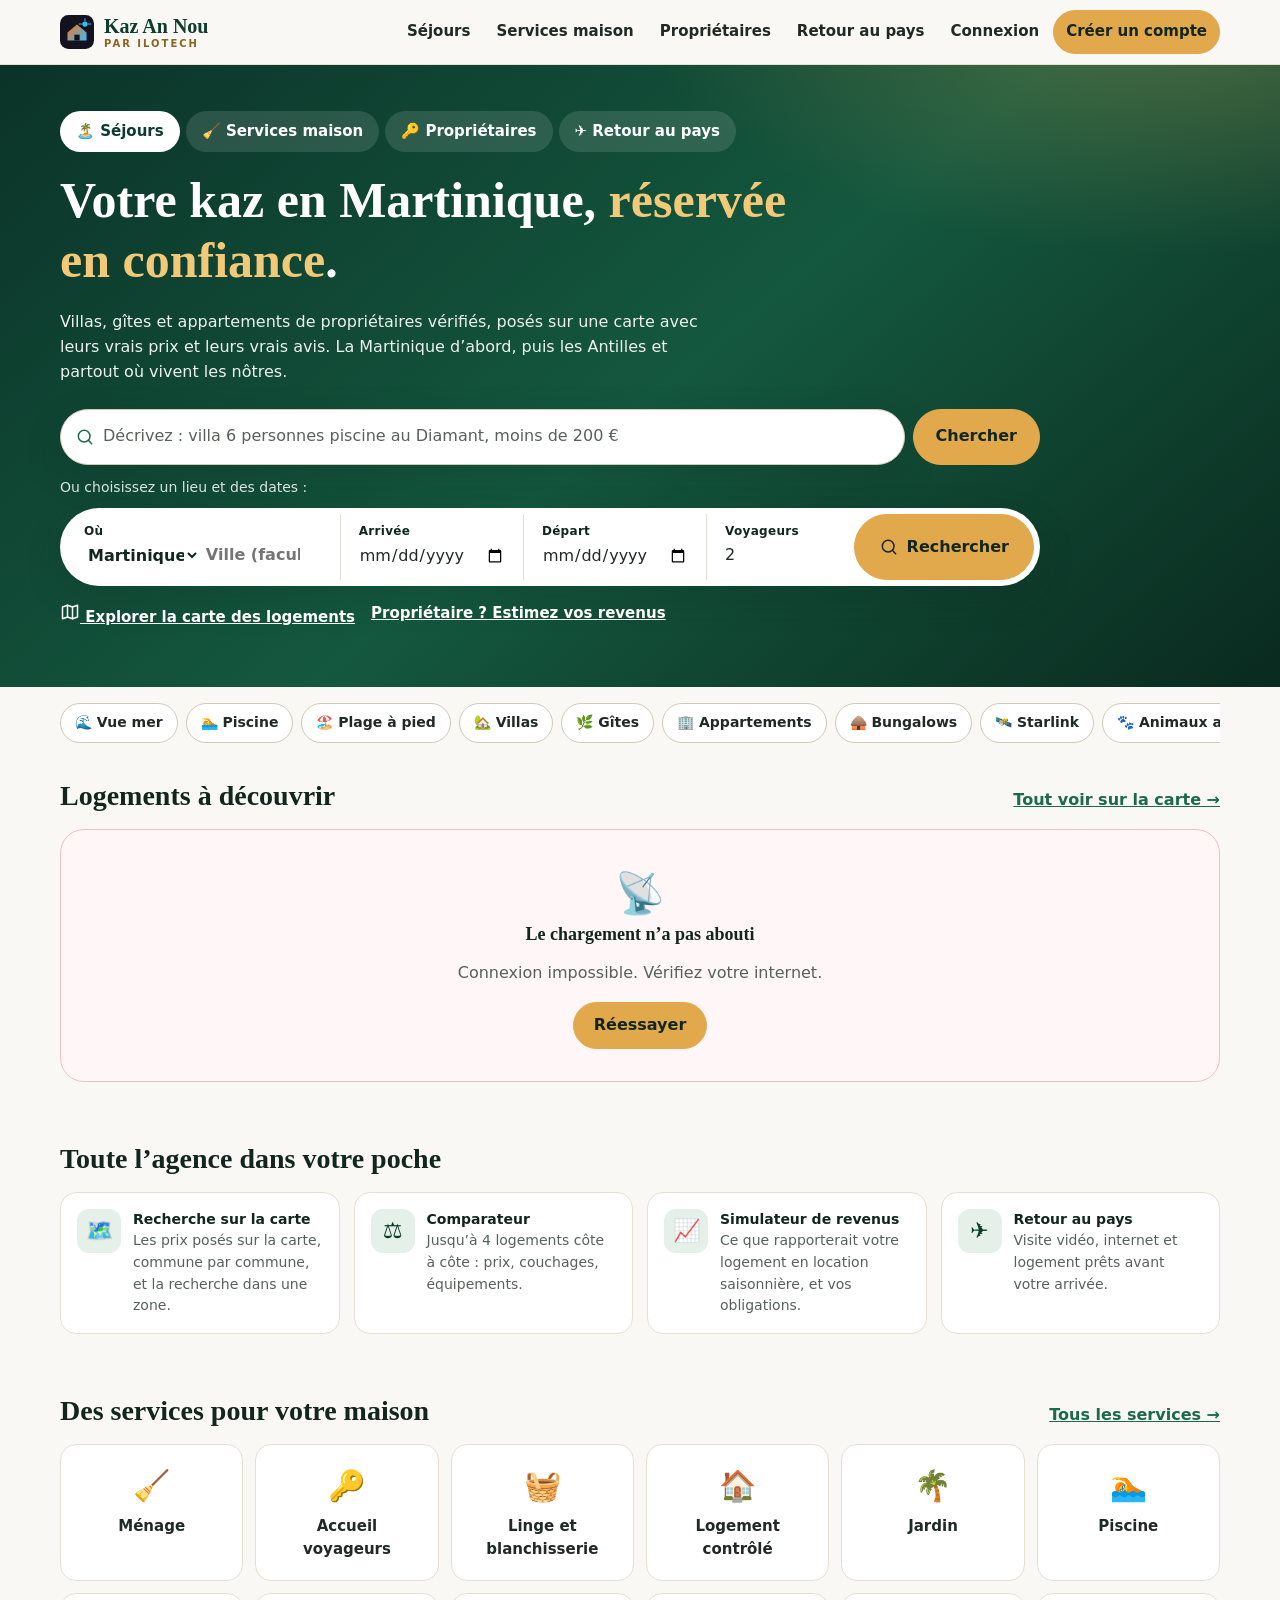
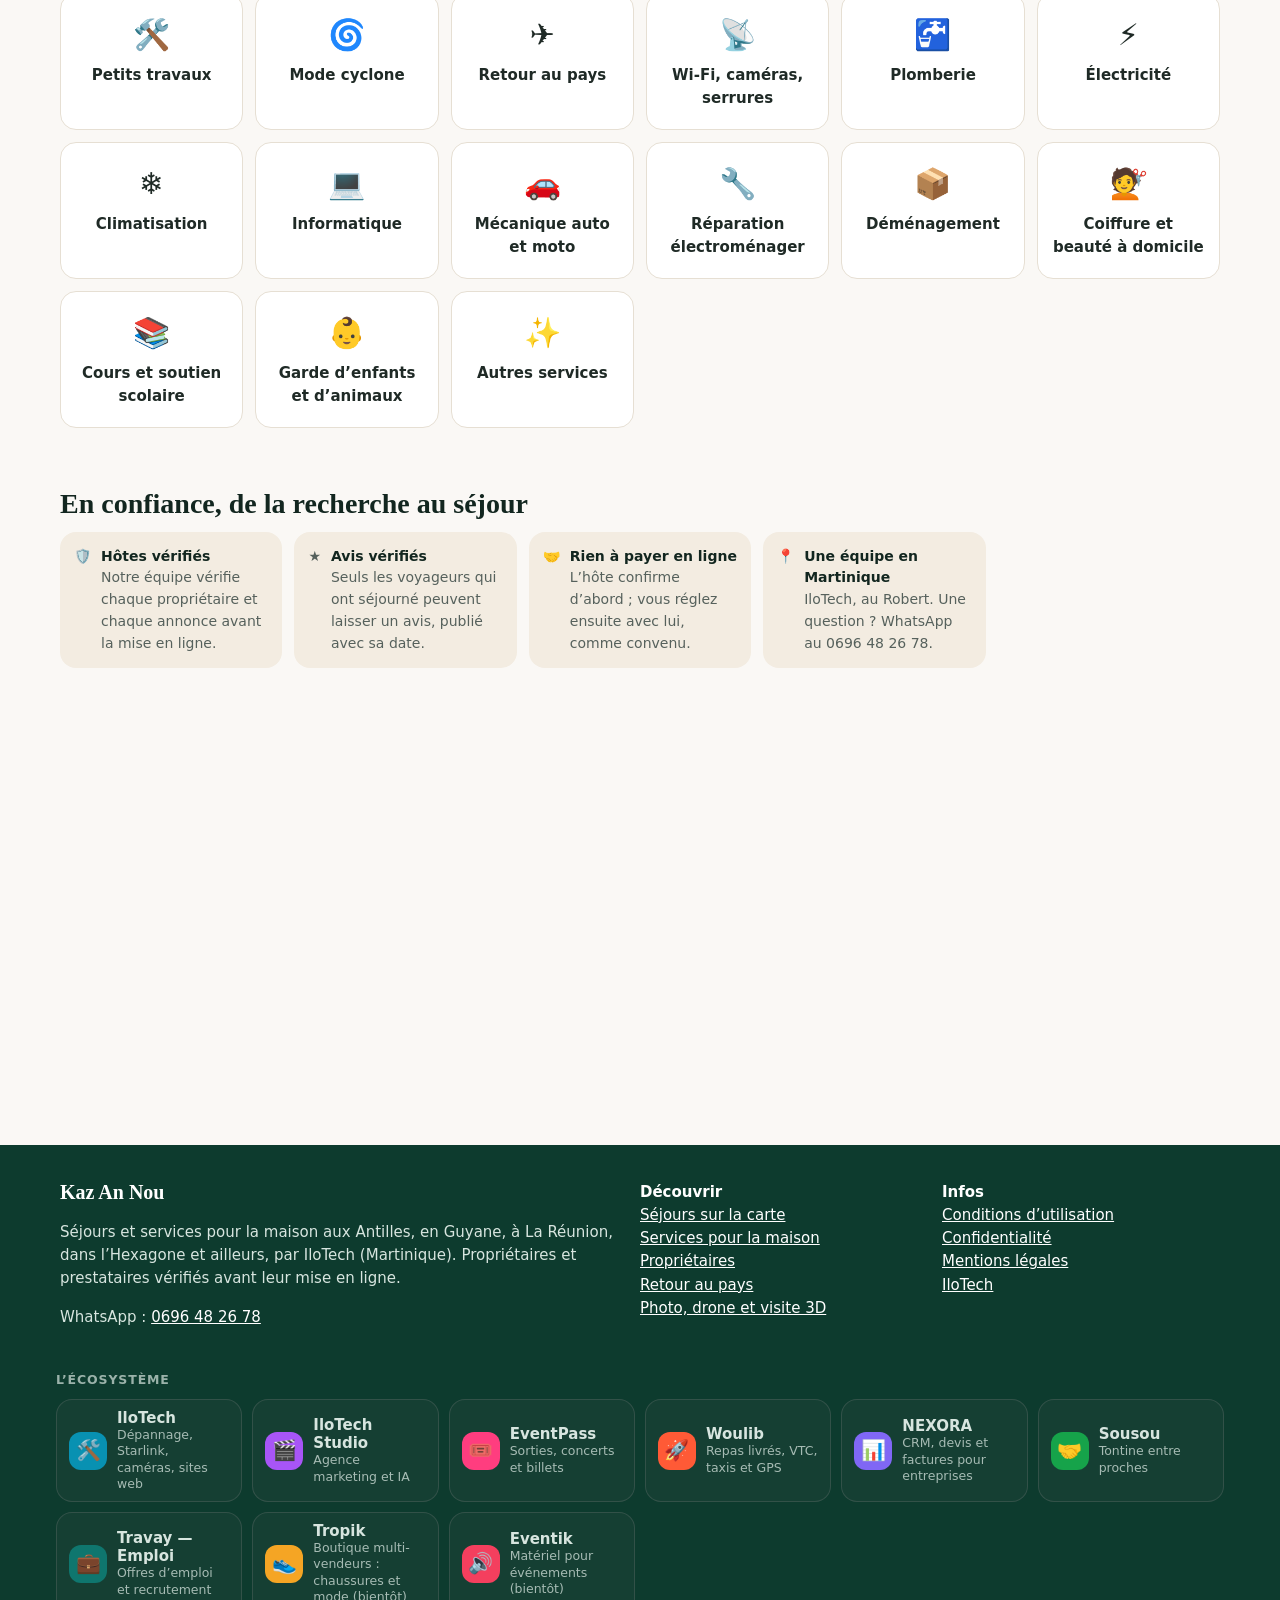
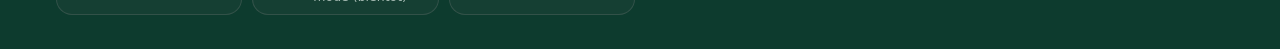
<file: index.html>
<!doctype html>
<html lang="fr" data-app="kaz">
<head>
  <meta charset="UTF-8">
  <meta http-equiv="Content-Security-Policy" content="default-src 'self'; script-src 'self'; style-src 'self' 'unsafe-inline'; img-src 'self' data: blob: https://*.supabase.co https://ilo-tech.com https://*.tile.openstreetmap.org; connect-src 'self' https://*.supabase.co wss://*.supabase.co https://tiles.openfreemap.org https://elevation-tiles-prod.s3.amazonaws.com; worker-src 'self' blob:; font-src 'self'; object-src 'none'; base-uri 'self'; form-action 'self'; upgrade-insecure-requests">
  <meta name="referrer" content="strict-origin-when-cross-origin">
  <meta name="viewport" content="width=device-width,initial-scale=1,viewport-fit=cover">
  <meta name="google-site-verification" content="ri9KXFOI63E6awmfpb_6r0VXlEF12sMn3t8WI2xOZtA">
  <title>Kaz An Nou — Séjours et services pour la maison, aux Antilles et ailleurs</title>
  <meta name="description" content="Réservez une villa, un gîte ou un appartement en Martinique, en Guadeloupe, en Guyane, à La Réunion, dans l’Hexagone et ailleurs, auprès de propriétaires vérifiés, et des services pour la maison : ménage, accueil des voyageurs, jardin, piscine, petits travaux. Par IloTech Immobilier.">
  <link rel="canonical" href="https://immo.ilo-tech.com/">
  <meta name="robots" content="index,follow,max-image-preview:large">
  <meta name="theme-color" content="#0d3b2e">
  <link rel="preconnect" href="https://mocntvrlwdndyuiwrxen.supabase.co" crossorigin>
  <link rel="manifest" href="manifest.webmanifest">
  <link rel="apple-touch-icon" href="img/icone-192.png">
  <meta property="og:type" content="website"><meta property="og:locale" content="fr_FR"><meta property="og:site_name" content="Kaz An Nou">
  <meta property="og:title" content="Kaz An Nou — Séjours et services pour la maison, aux Antilles et ailleurs">
  <meta property="og:description" content="Villas, gîtes et appartements de propriétaires vérifiés, et des prestataires de confiance pour votre maison.">
  <meta property="og:url" content="https://immo.ilo-tech.com/"><meta property="og:image" content="https://immo.ilo-tech.com/img/drone.jpg">
  <link rel="icon" href="img/logo.svg" type="image/svg+xml">
  <link rel="stylesheet" href="kaz.css?v=13">
  <script src="amorce.js?v=2"></script>
  <link rel="preload" as="script" href="pwa.js?v=1">
  <link rel="preload" as="script" href="config.js?v=2">
  <link rel="preload" as="script" href="mesure.js?v=2">
  <link rel="preload" as="script" href="lib/supabase.js?v=2.45.4">
  <link rel="preload" as="script" href="territoires.js?v=1">
  <link rel="preload" as="script" href="lieux.js?v=1">
  <link rel="preload" as="script" href="recherche.js?v=6">
  <link rel="preload" as="script" href="intelligent.js?v=1">
  <link rel="preload" as="script" href="listes.js?v=1">
  <link rel="preload" as="script" href="agence.js?v=1">
  <link rel="preload" as="script" href="louer.js?v=2">
  <link rel="preload" as="script" href="kaz.js?v=19">
  <script type="application/ld+json">{"@context":"https://schema.org","@type":"WebSite","name":"Kaz An Nou","alternateName":["IloTech Immobilier","Kaz an nou"],"url":"https://immo.ilo-tech.com/","inLanguage":"fr-FR","publisher":{"@type":"LocalBusiness","name":"IloTech","alternateName":["Ilo Tech","Ilo-Tech","ILOTECH","Ilotech"],"url":"https://ilo-tech.com/","telephone":"+596696482678"}}</script>
</head>
<body>
  <p id="bandeau" class="bandeau" hidden>Les comptes ouvrent très bientôt. En attendant, contactez-nous sur WhatsApp au 0696 48 26 78.</p>
  <header class="haut"><div class="wrap">
    <button type="button" class="retour-app" id="retourApp" aria-label="Retour" hidden><svg viewBox="0 0 24 24" fill="none" stroke="currentColor" stroke-width="2.2" stroke-linecap="round" stroke-linejoin="round" aria-hidden="true"><path d="M15 5l-7 7 7 7"/></svg></button>
    <span class="titre-app" id="titreApp"></span>
    <a class="logo" href="#/"><img src="img/logo.svg" alt="" width="34" height="34"><span>Kaz An Nou<small>par IloTech</small></span></a>
    <nav class="nav" id="nav" aria-label="Menu principal"></nav>
  </div></header>
  <main id="app">
    <div class="coquille" aria-hidden="true" inert>
      <section class="hero"><div class="wrap">
        <nav class="onglets"><a href="#/" class="on">🏝️ Séjours</a><a href="#/location" class="onglet-loc">🔑 Location</a><a href="#/services">🧹 Services maison</a><a href="#/proprietaires">🔑 Propriétaires</a><a href="#/retour">✈️ Retour au pays</a></nav>
        <h1>Votre kaz en Martinique, <em>réservée en confiance</em>.</h1>
        <p>Villas, gîtes et appartements de propriétaires vérifiés, posés sur une carte avec leurs vrais prix et leurs vrais avis. La Martinique d’abord, puis les Antilles et partout où vivent les nôtres.</p>
        <form class="intel intel-accueil"><div class="intel-champ"><svg class="i" viewBox="0 0 24 24" aria-hidden="true" focusable="false"><circle cx="11" cy="11" r="7"/><path d="M20 20l-4-4"/></svg><input type="search" tabindex="-1" placeholder="Décrivez : villa 6 personnes piscine au Diamant, moins de 200 €"></div><button type="button" class="btn btn-p intel-ok" tabindex="-1">Chercher</button></form>
        <p class="ou-choisir">Ou choisissez un lieu et des dates :</p>
        <form class="recherche"><label><span>Où</span><span class="ou"><select tabindex="-1"><option value="">Tous les territoires</option><option selected>Martinique</option><option>Guadeloupe</option><option>Guyane</option><option>Saint-Martin</option><option>Saint-Barthélemy</option><option>La Réunion</option><option>Mayotte</option><option>Hexagone et Corse</option><option>Autre pays</option></select><input tabindex="-1" placeholder="Ville (facultatif)"></span></label>
          <label><span>Arrivée</span><input type="date" tabindex="-1"></label><label><span>Départ</span><input type="date" tabindex="-1"></label>
          <label><span>Voyageurs</span><input type="number" value="2" tabindex="-1"></label><button type="button" class="btn btn-p" tabindex="-1"><svg class="i" viewBox="0 0 24 24" aria-hidden="true" focusable="false"><circle cx="11" cy="11" r="7"/><path d="M20 20l-4-4"/></svg> Rechercher</button></form>
        <div class="apres"><a href="#/recherche"><svg class="i" viewBox="0 0 24 24" aria-hidden="true" focusable="false"><path d="M9 4L3 6v14l6-2 6 2 6-2V4l-6 2z"/><path d="M9 4v14M15 6v14"/></svg> Explorer la carte des logements</a><a href="#/proprietaires">Propriétaire ? Estimez vos revenus</a></div>
      </div></section>
      <div class="wrap"><nav class="puces"><a class="puce" href="#/recherche?eq=vue_mer">🌊 Vue mer</a><a class="puce" href="#/recherche?eq=piscine">🏊 Piscine</a><a class="puce" href="#/recherche?eq=plage">🏖️ Plage à pied</a><a class="puce" href="#/recherche?types=villa">🏡 Villas</a><a class="puce" href="#/recherche?types=gite">🌿 Gîtes</a><a class="puce" href="#/recherche?types=appartement">🏢 Appartements</a><a class="puce" href="#/recherche?types=bungalow">🛖 Bungalows</a><a class="puce" href="#/recherche?eq=starlink">🛰️ Starlink</a><a class="puce" href="#/recherche?eq=animaux">🐾 Animaux acceptés</a><a class="puce" href="#/recherche?eq=pmr">♿ Accessible PMR</a></nav>
        <section class="section"><div class="titre-s"><h2>Logements à découvrir</h2><a href="#/recherche">Tout voir sur la carte →</a></div><div class="grille"><i class="sq" style="height:300px"></i><i class="sq" style="height:300px"></i><i class="sq" style="height:300px"></i><i class="sq" style="height:300px"></i></div></section></div>
    </div>
    <noscript><div class="wrap" style="padding:40px 20px">
      <h1>Kaz An Nou — séjours et services pour la maison, aux Antilles et ailleurs</h1>
      <p>Villas, gîtes et appartements proposés par des propriétaires vérifiés, et des prestataires de confiance pour le ménage, l’accueil des voyageurs, le jardin, la piscine et les petits travaux.</p>
      <p>Activez JavaScript pour réserver, ou voyez <a href="offres.html">nos offres photo, drone et visite 3D</a>. WhatsApp : 0696 48 26 78.</p>
    </div></noscript>
  </main>
  <footer class="pied"><div class="wrap">
    <div><b style="font:700 20px Georgia,serif;color:#fff">Kaz An Nou</b><p>Séjours et services pour la maison aux Antilles, en Guyane, à La Réunion, dans l’Hexagone et ailleurs, par IloTech (Martinique). Propriétaires et prestataires vérifiés avant leur mise en ligne.</p>
      <p>WhatsApp : <a href="https://wa.me/596696482678">0696 48 26 78</a></p></div>
    <div><b style="color:#fff">Découvrir</b><br><a href="#/recherche">Séjours sur la carte</a><br><a href="#/services">Services pour la maison</a><br><a href="#/proprietaires">Propriétaires</a><br><a href="#/retour">Retour au pays</a><br><a href="offres.html">Photo, drone et visite 3D</a></div>
    <div><b style="color:#fff">Infos</b><br><a href="cgu.html">Conditions d’utilisation</a><br><a href="confidentialite.html">Confidentialité</a><br><a href="https://ilo-tech.com/mentions-legales.html">Mentions légales</a><br><a href="https://ilo-tech.com/">IloTech</a></div>
  </div><!--eco--><style>.eco{max-width:1200px;margin:26px auto 8px;padding:0 16px;box-sizing:border-box;text-align:left}.eco-t{font-weight:800;font-size:12.5px;letter-spacing:.07em;text-transform:uppercase;opacity:.7;margin:0 0 10px}.eco-g{display:grid;grid-template-columns:repeat(auto-fill,minmax(172px,1fr));gap:10px}.eco .eco-g a{display:flex!important;gap:10px;align-items:center;padding:9px 12px;margin:0!important;border-radius:16px;border:1px solid rgba(127,127,127,.28);background:rgba(127,127,127,.07);color:inherit!important;text-decoration:none!important;transition:transform .15s,border-color .15s}.eco .eco-g a:hover{transform:translateY(-2px);border-color:var(--c)}.eco-g i{flex:none;width:38px;height:38px;border-radius:12px;display:grid;place-items:center;font-style:normal;font-size:20px;background:var(--c)}.eco-g b{display:block;font-size:15px;line-height:1.2;margin:0!important;color:inherit}.eco-g small{display:block;font-size:12.5px;line-height:1.3;opacity:.75}@media print{.eco{display:none}}</style><nav class="eco" aria-label="L’écosystème"><p class="eco-t">L’écosystème</p><div class="eco-g"><a href="https://ilo-tech.com/" style="--c:#0891b2"><i aria-hidden="true">🛠️</i><span><b>IloTech</b><small>Dépannage, Starlink, caméras, sites web</small></span></a><a href="https://ilo-tech.com/digital/" style="--c:#a855f7"><i aria-hidden="true">🎬</i><span><b>IloTech Studio</b><small>Agence marketing et IA</small></span></a><a href="https://ilo-tech.com/pass/" style="--c:#FF3D7F"><i aria-hidden="true">🎟️</i><span><b>EventPass</b><small>Sorties, concerts et billets</small></span></a><a href="https://ilo-tech.com/woulib/" style="--c:#FF5A36"><i aria-hidden="true">🚀</i><span><b>Woulib</b><small>Repas livrés, VTC, taxis et GPS</small></span></a><a href="https://ilo-tech.com/nexora/" style="--c:#8067F5"><i aria-hidden="true">📊</i><span><b>NEXORA</b><small>CRM, devis et factures pour entreprises</small></span></a><a href="https://ilo-tech.com/sousou/" style="--c:#16a34a"><i aria-hidden="true">🤝</i><span><b>Sousou</b><small>Tontine entre proches</small></span></a><a href="https://ilo-tech.com/emploi/" style="--c:#0f766e"><i aria-hidden="true">💼</i><span><b>Travay — Emploi</b><small>Offres d’emploi et recrutement</small></span></a><a href="https://ilo-tech.com/tropik/" style="--c:#F5A524"><i aria-hidden="true">👟</i><span><b>Tropik</b><small>Boutique multi-vendeurs : chaussures et mode (bientôt)</small></span></a><a href="https://ilo-tech.com/evenements/" style="--c:#f43f5e"><i aria-hidden="true">🔊</i><span><b>Eventik</b><small>Matériel pour événements (bientôt)</small></span></a></div></nav><!--/eco-->
</footer>
  <nav class="bas" id="bas" aria-label="Navigation"></nav>
  <script type="x-kaz" src="pwa.js?v=1"></script>
  <script type="x-kaz" src="config.js?v=2"></script>
  <script type="x-kaz" src="mesure.js?v=2"></script>
  <script type="x-kaz" src="lib/supabase.js?v=2.45.4"></script>
  <script type="x-kaz" src="territoires.js?v=1"></script>
  <script type="x-kaz" src="lieux.js?v=1"></script>
  <script type="x-kaz" src="recherche.js?v=6"></script>
  <script type="x-kaz" src="intelligent.js?v=1"></script>
  <script type="x-kaz" src="listes.js?v=1"></script>
  <script type="x-kaz" src="agence.js?v=1"></script>
  <script type="x-kaz" src="louer.js?v=2"></script>
  <script type="x-kaz" src="kaz.js?v=19"></script>
</body>
</html>
</file>
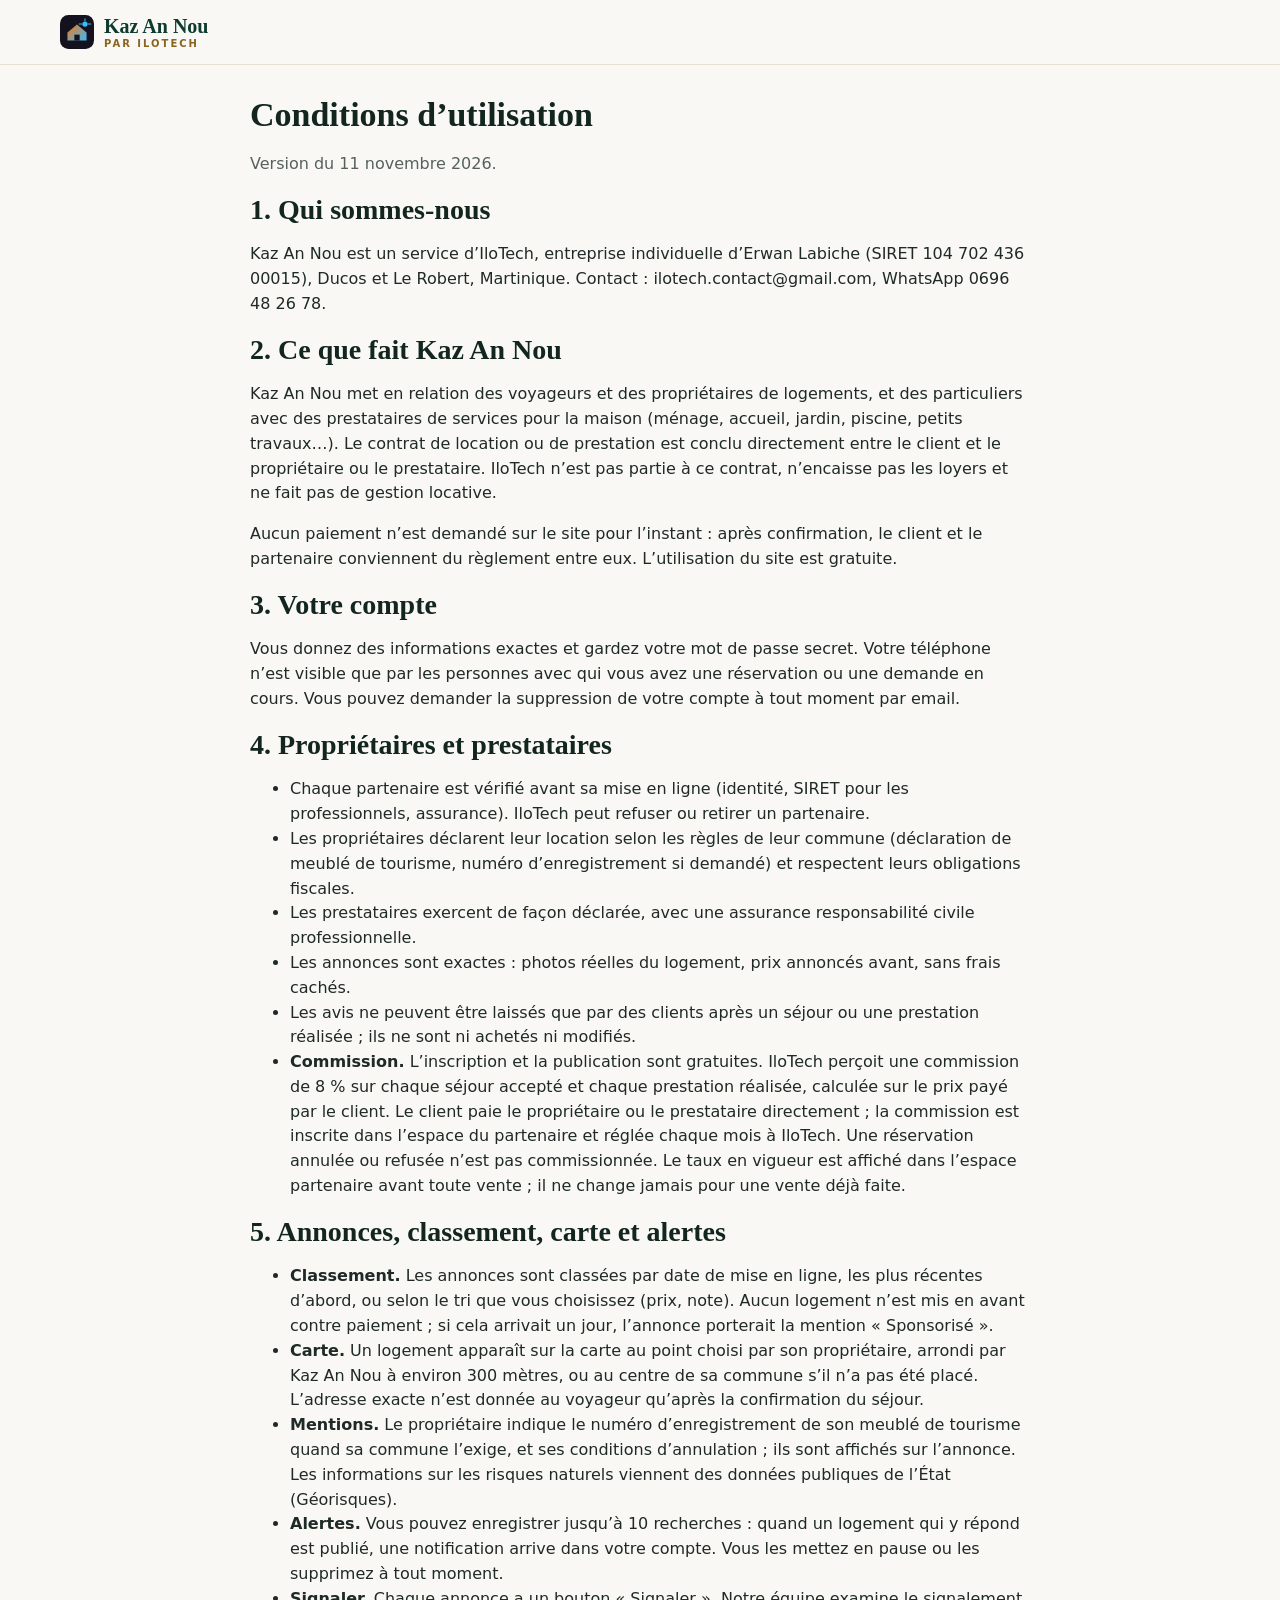
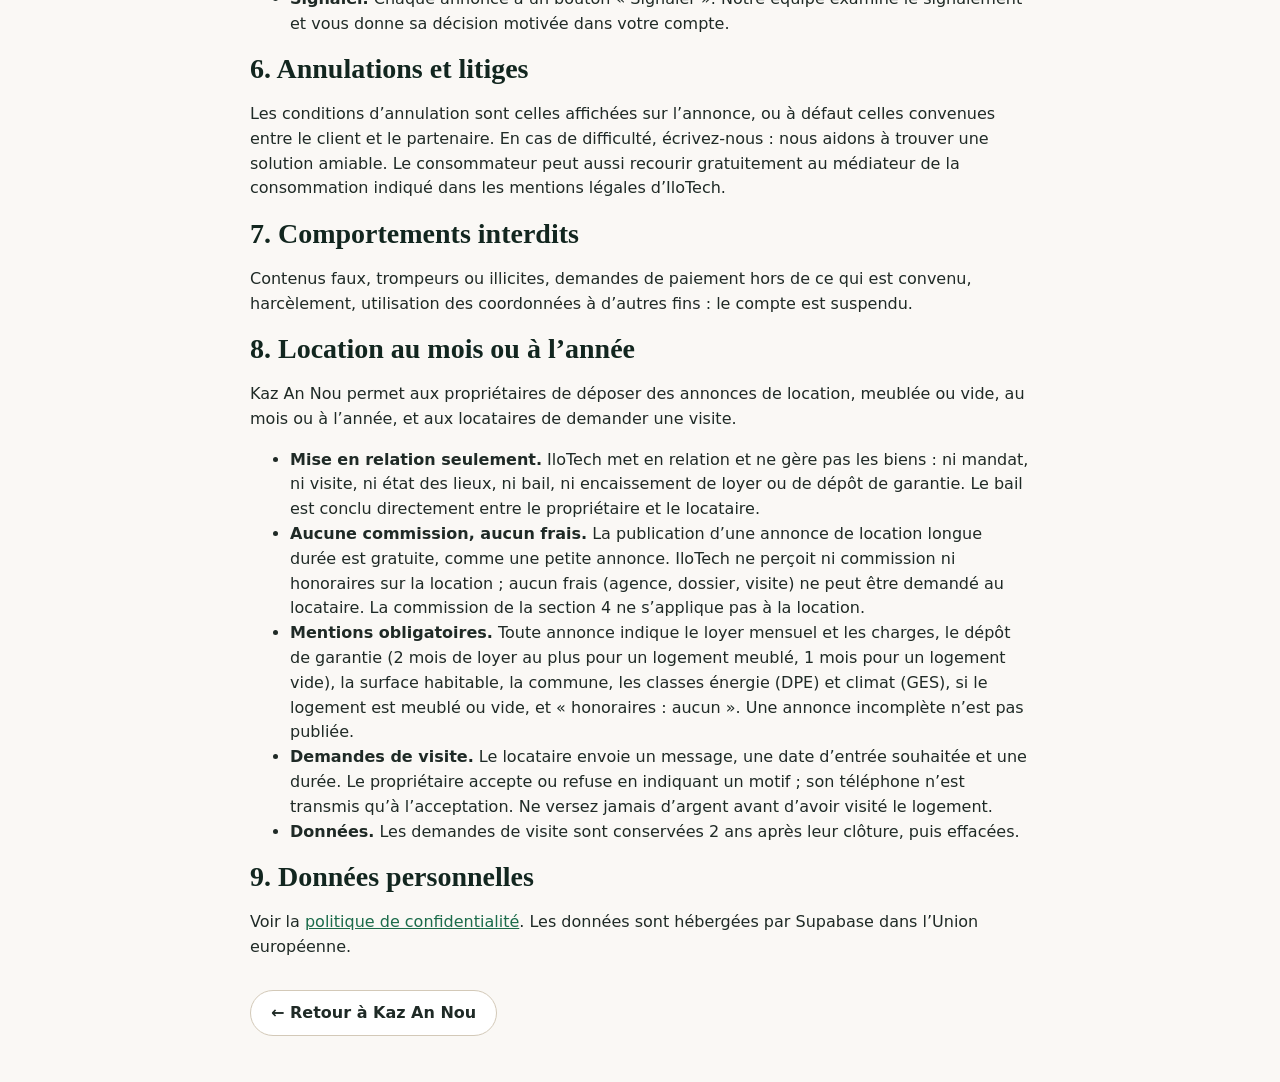
<file: cgu.html>
<!doctype html>
<html lang="fr">
<head>
  <meta charset="UTF-8">
  <meta http-equiv="Content-Security-Policy" content="default-src 'self'; style-src 'self' 'unsafe-inline'; img-src 'self'; object-src 'none'; base-uri 'self'">
  <meta name="viewport" content="width=device-width,initial-scale=1">
  <title>Conditions d’utilisation — Kaz An Nou</title>
  <meta name="description" content="Conditions d’utilisation de Kaz An Nou, la plateforme de séjours et de services pour la maison d’IloTech, aux Antilles et ailleurs.">
  <link rel="canonical" href="https://immo.ilo-tech.com/cgu.html">
  <link rel="icon" href="img/logo.svg" type="image/svg+xml">
  <link rel="stylesheet" href="kaz.css?v=1">
</head>
<body style="padding-bottom:0">
  <header class="haut"><div class="wrap"><a class="logo" href="./"><img src="img/logo.svg" alt="" width="34" height="34"><span>Kaz An Nou<small>par IloTech</small></span></a></div></header>
  <main class="wrap" style="max-width:820px;padding:30px 20px">
    <h1>Conditions d’utilisation</h1>
    <p class="muted">Version du 11 novembre 2026.</p>

    <h2>1. Qui sommes-nous</h2>
    <p>Kaz An Nou est un service d’IloTech, entreprise individuelle d’Erwan Labiche (SIRET 104 702 436 00015), Ducos et Le Robert, Martinique. Contact : ilotech.contact@gmail.com, WhatsApp 0696 48 26 78.</p>

    <h2>2. Ce que fait Kaz An Nou</h2>
    <p>Kaz An Nou met en relation des voyageurs et des propriétaires de logements, et des particuliers avec des prestataires de services pour la maison (ménage, accueil, jardin, piscine, petits travaux…). Le contrat de location ou de prestation est conclu directement entre le client et le propriétaire ou le prestataire. IloTech n’est pas partie à ce contrat, n’encaisse pas les loyers et ne fait pas de gestion locative.</p>
    <p>Aucun paiement n’est demandé sur le site pour l’instant : après confirmation, le client et le partenaire conviennent du règlement entre eux. L’utilisation du site est gratuite.</p>

    <h2>3. Votre compte</h2>
    <p>Vous donnez des informations exactes et gardez votre mot de passe secret. Votre téléphone n’est visible que par les personnes avec qui vous avez une réservation ou une demande en cours. Vous pouvez demander la suppression de votre compte à tout moment par email.</p>

    <h2 id="partenaires">4. Propriétaires et prestataires</h2>
    <ul>
      <li>Chaque partenaire est vérifié avant sa mise en ligne (identité, SIRET pour les professionnels, assurance). IloTech peut refuser ou retirer un partenaire.</li>
      <li>Les propriétaires déclarent leur location selon les règles de leur commune (déclaration de meublé de tourisme, numéro d’enregistrement si demandé) et respectent leurs obligations fiscales.</li>
      <li>Les prestataires exercent de façon déclarée, avec une assurance responsabilité civile professionnelle.</li>
      <li>Les annonces sont exactes : photos réelles du logement, prix annoncés avant, sans frais cachés.</li>
      <li>Les avis ne peuvent être laissés que par des clients après un séjour ou une prestation réalisée ; ils ne sont ni achetés ni modifiés.</li>
      <li><b>Commission.</b> L’inscription et la publication sont gratuites. IloTech perçoit une commission de 8 % sur chaque séjour accepté et chaque prestation réalisée, calculée sur le prix payé par le client. Le client paie le propriétaire ou le prestataire directement ; la commission est inscrite dans l’espace du partenaire et réglée chaque mois à IloTech. Une réservation annulée ou refusée n’est pas commissionnée. Le taux en vigueur est affiché dans l’espace partenaire avant toute vente ; il ne change jamais pour une vente déjà faite.</li>
    </ul>

    <h2 id="annonces">5. Annonces, classement, carte et alertes</h2>
    <ul>
      <li><b>Classement.</b> Les annonces sont classées par date de mise en ligne, les plus récentes d’abord, ou selon le tri que vous choisissez (prix, note). Aucun logement n’est mis en avant contre paiement ; si cela arrivait un jour, l’annonce porterait la mention « Sponsorisé ».</li>
      <li><b>Carte.</b> Un logement apparaît sur la carte au point choisi par son propriétaire, arrondi par Kaz An Nou à environ 300 mètres, ou au centre de sa commune s’il n’a pas été placé. L’adresse exacte n’est donnée au voyageur qu’après la confirmation du séjour.</li>
      <li><b>Mentions.</b> Le propriétaire indique le numéro d’enregistrement de son meublé de tourisme quand sa commune l’exige, et ses conditions d’annulation ; ils sont affichés sur l’annonce. Les informations sur les risques naturels viennent des données publiques de l’État (Géorisques).</li>
      <li><b>Alertes.</b> Vous pouvez enregistrer jusqu’à 10 recherches : quand un logement qui y répond est publié, une notification arrive dans votre compte. Vous les mettez en pause ou les supprimez à tout moment.</li>
      <li><b>Signaler.</b> Chaque annonce a un bouton « Signaler ». Notre équipe examine le signalement et vous donne sa décision motivée dans votre compte.</li>
    </ul>

    <h2>6. Annulations et litiges</h2>
    <p>Les conditions d’annulation sont celles affichées sur l’annonce, ou à défaut celles convenues entre le client et le partenaire. En cas de difficulté, écrivez-nous : nous aidons à trouver une solution amiable. Le consommateur peut aussi recourir gratuitement au médiateur de la consommation indiqué dans les mentions légales d’IloTech.</p>

    <h2>7. Comportements interdits</h2>
    <p>Contenus faux, trompeurs ou illicites, demandes de paiement hors de ce qui est convenu, harcèlement, utilisation des coordonnées à d’autres fins : le compte est suspendu.</p>

    <h2 id="location">8. Location au mois ou à l’année</h2>
    <p>Kaz An Nou permet aux propriétaires de déposer des annonces de location, meublée ou vide, au mois ou à l’année, et aux locataires de demander une visite.</p>
    <ul>
      <li><b>Mise en relation seulement.</b> IloTech met en relation et ne gère pas les biens : ni mandat, ni visite, ni état des lieux, ni bail, ni encaissement de loyer ou de dépôt de garantie. Le bail est conclu directement entre le propriétaire et le locataire.</li>
      <li><b>Aucune commission, aucun frais.</b> La publication d’une annonce de location longue durée est gratuite, comme une petite annonce. IloTech ne perçoit ni commission ni honoraires sur la location ; aucun frais (agence, dossier, visite) ne peut être demandé au locataire. La commission de la section 4 ne s’applique pas à la location.</li>
      <li><b>Mentions obligatoires.</b> Toute annonce indique le loyer mensuel et les charges, le dépôt de garantie (2 mois de loyer au plus pour un logement meublé, 1 mois pour un logement vide), la surface habitable, la commune, les classes énergie (DPE) et climat (GES), si le logement est meublé ou vide, et « honoraires : aucun ». Une annonce incomplète n’est pas publiée.</li>
      <li><b>Demandes de visite.</b> Le locataire envoie un message, une date d’entrée souhaitée et une durée. Le propriétaire accepte ou refuse en indiquant un motif ; son téléphone n’est transmis qu’à l’acceptation. Ne versez jamais d’argent avant d’avoir visité le logement.</li>
      <li><b>Données.</b> Les demandes de visite sont conservées 2 ans après leur clôture, puis effacées.</li>
    </ul>

    <h2>9. Données personnelles</h2>
    <p>Voir la <a href="confidentialite.html">politique de confidentialité</a>. Les données sont hébergées par Supabase dans l’Union européenne.</p>

    <p style="margin-top:30px"><a class="btn" href="./">← Retour à Kaz An Nou</a></p>
  </main>
</body>
</html>
</file>
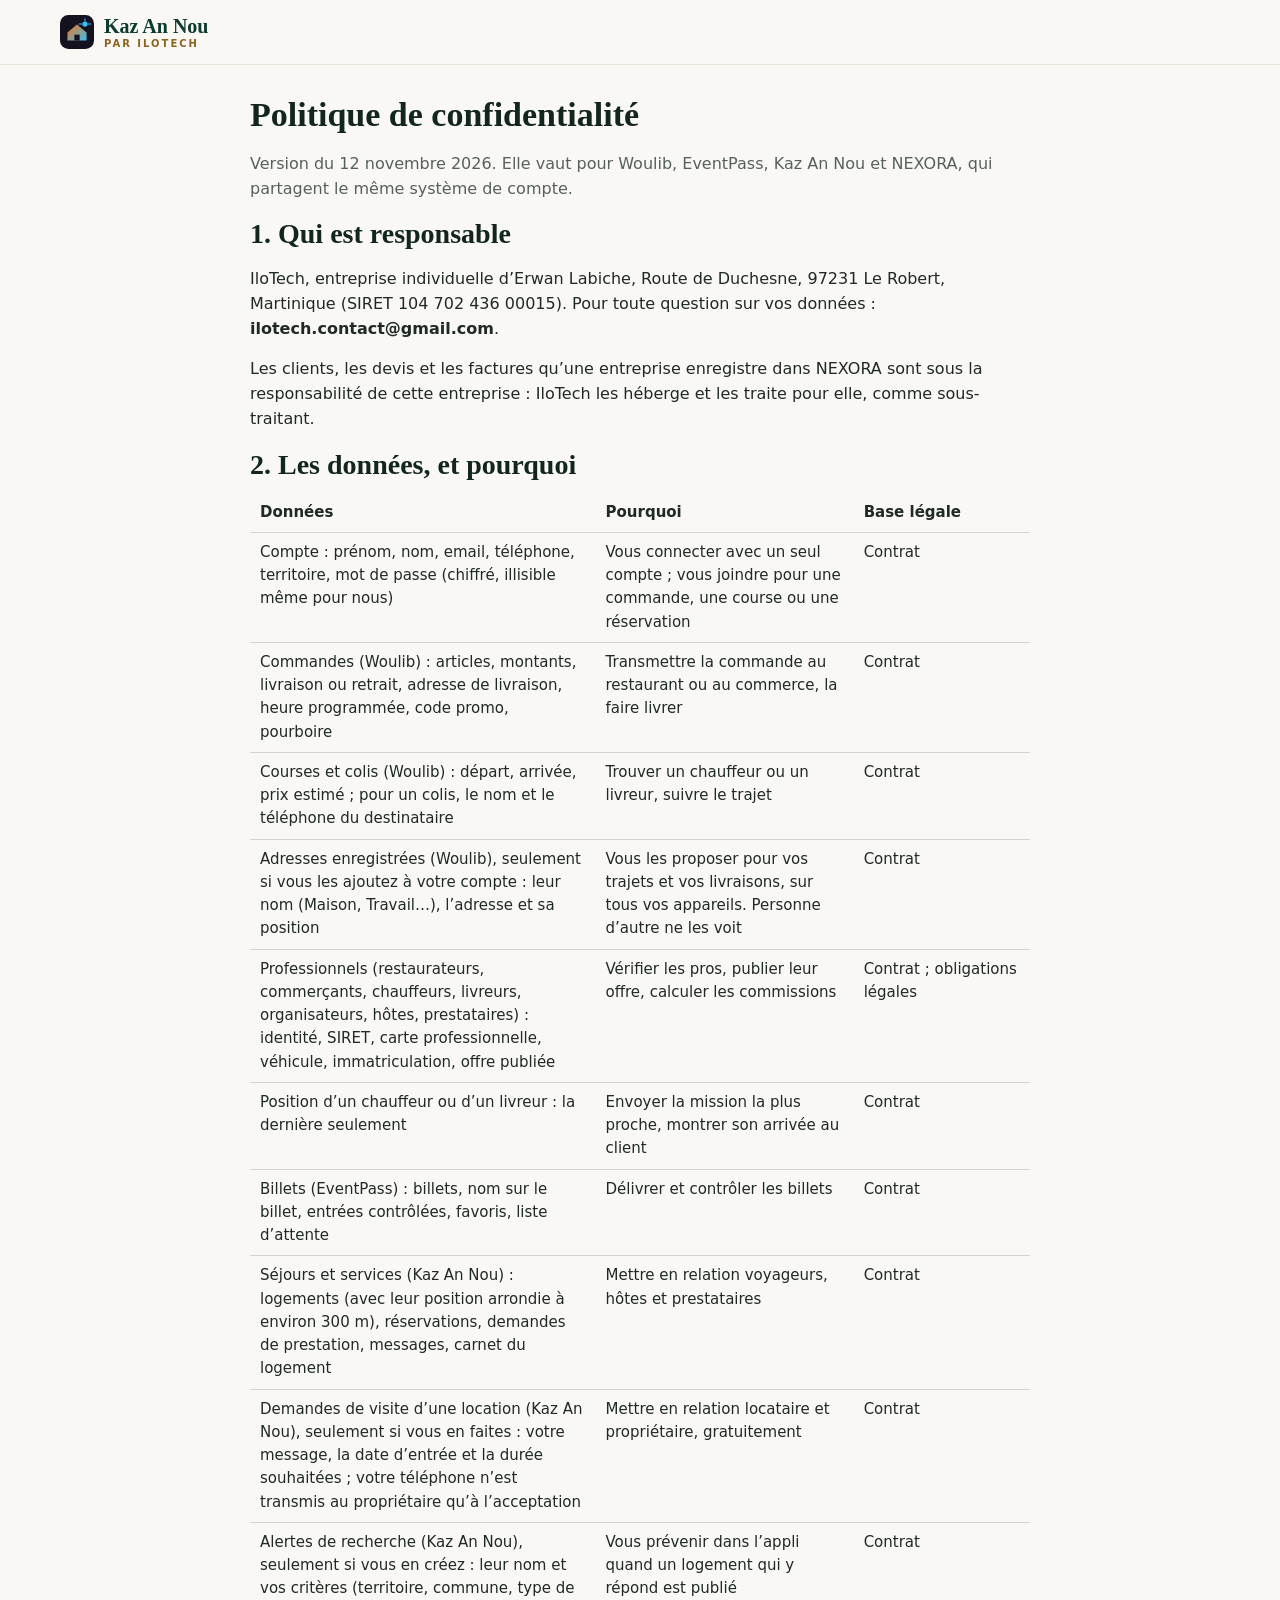
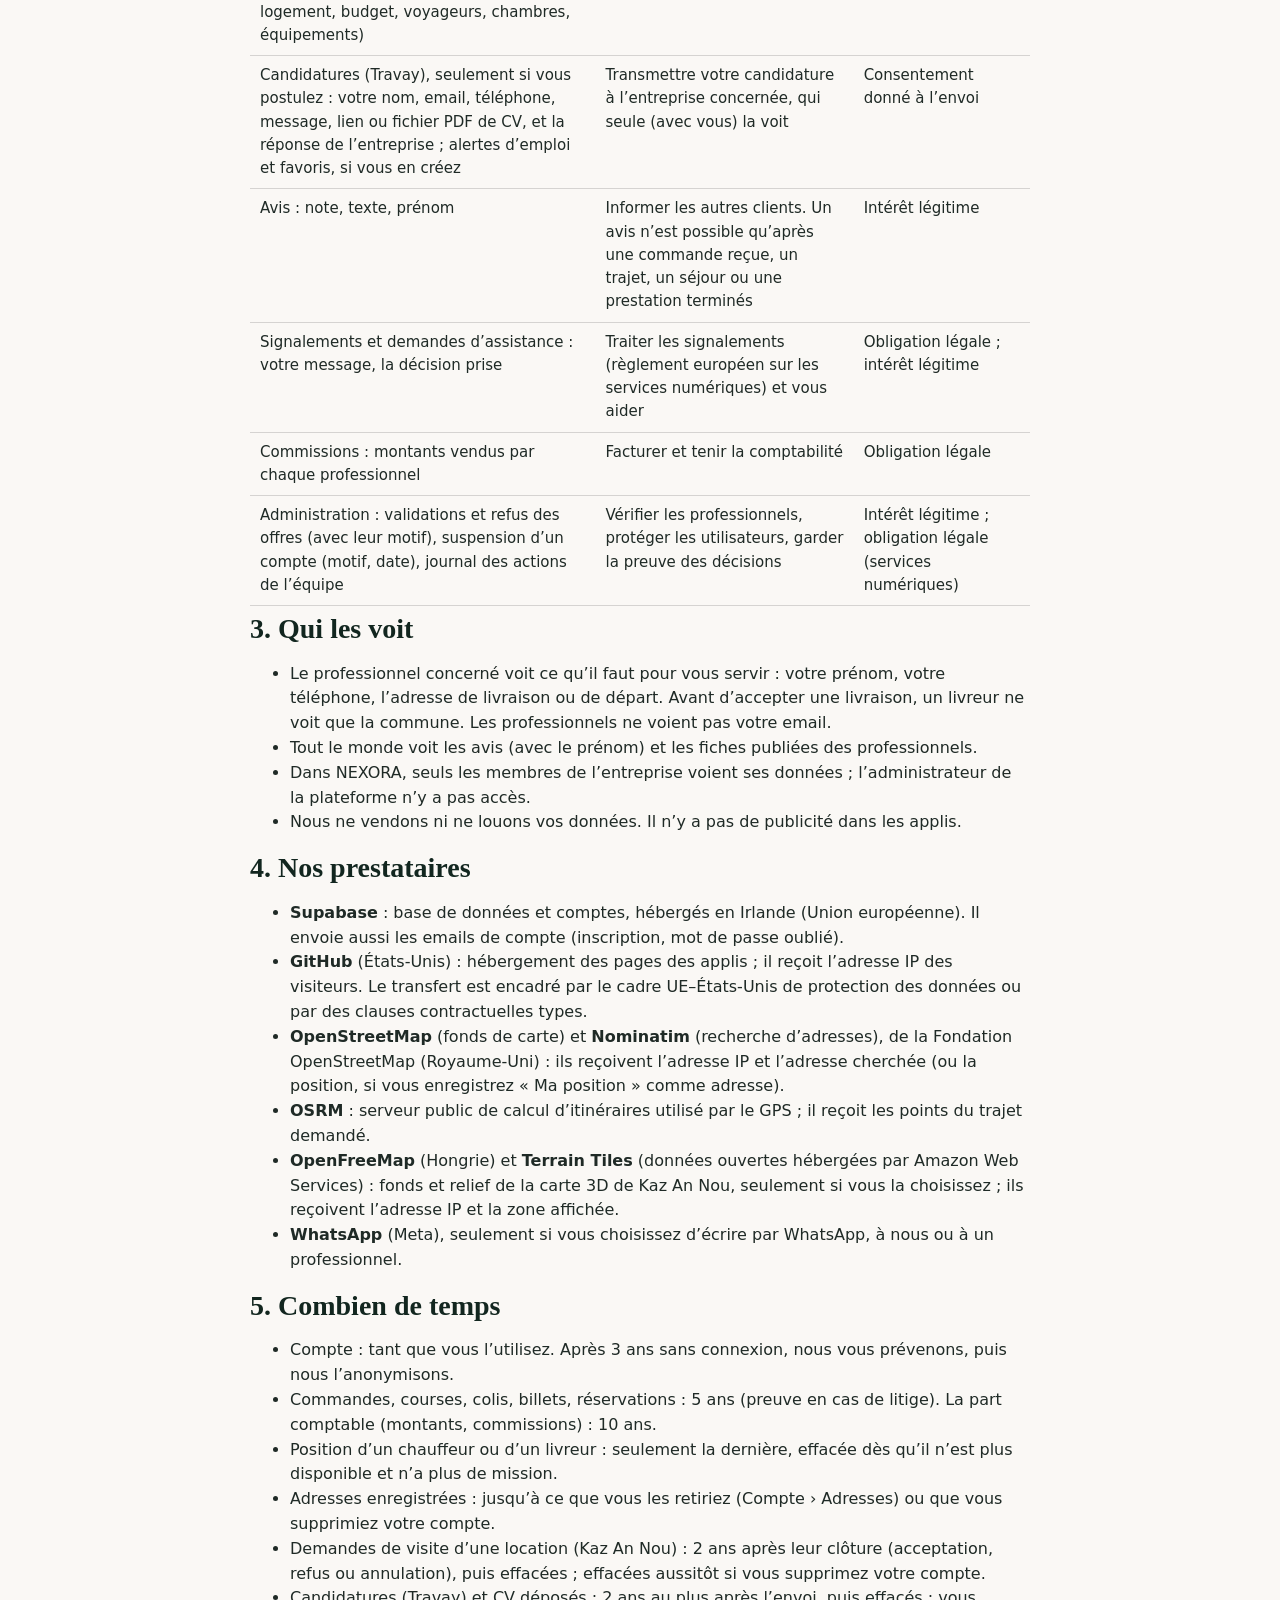
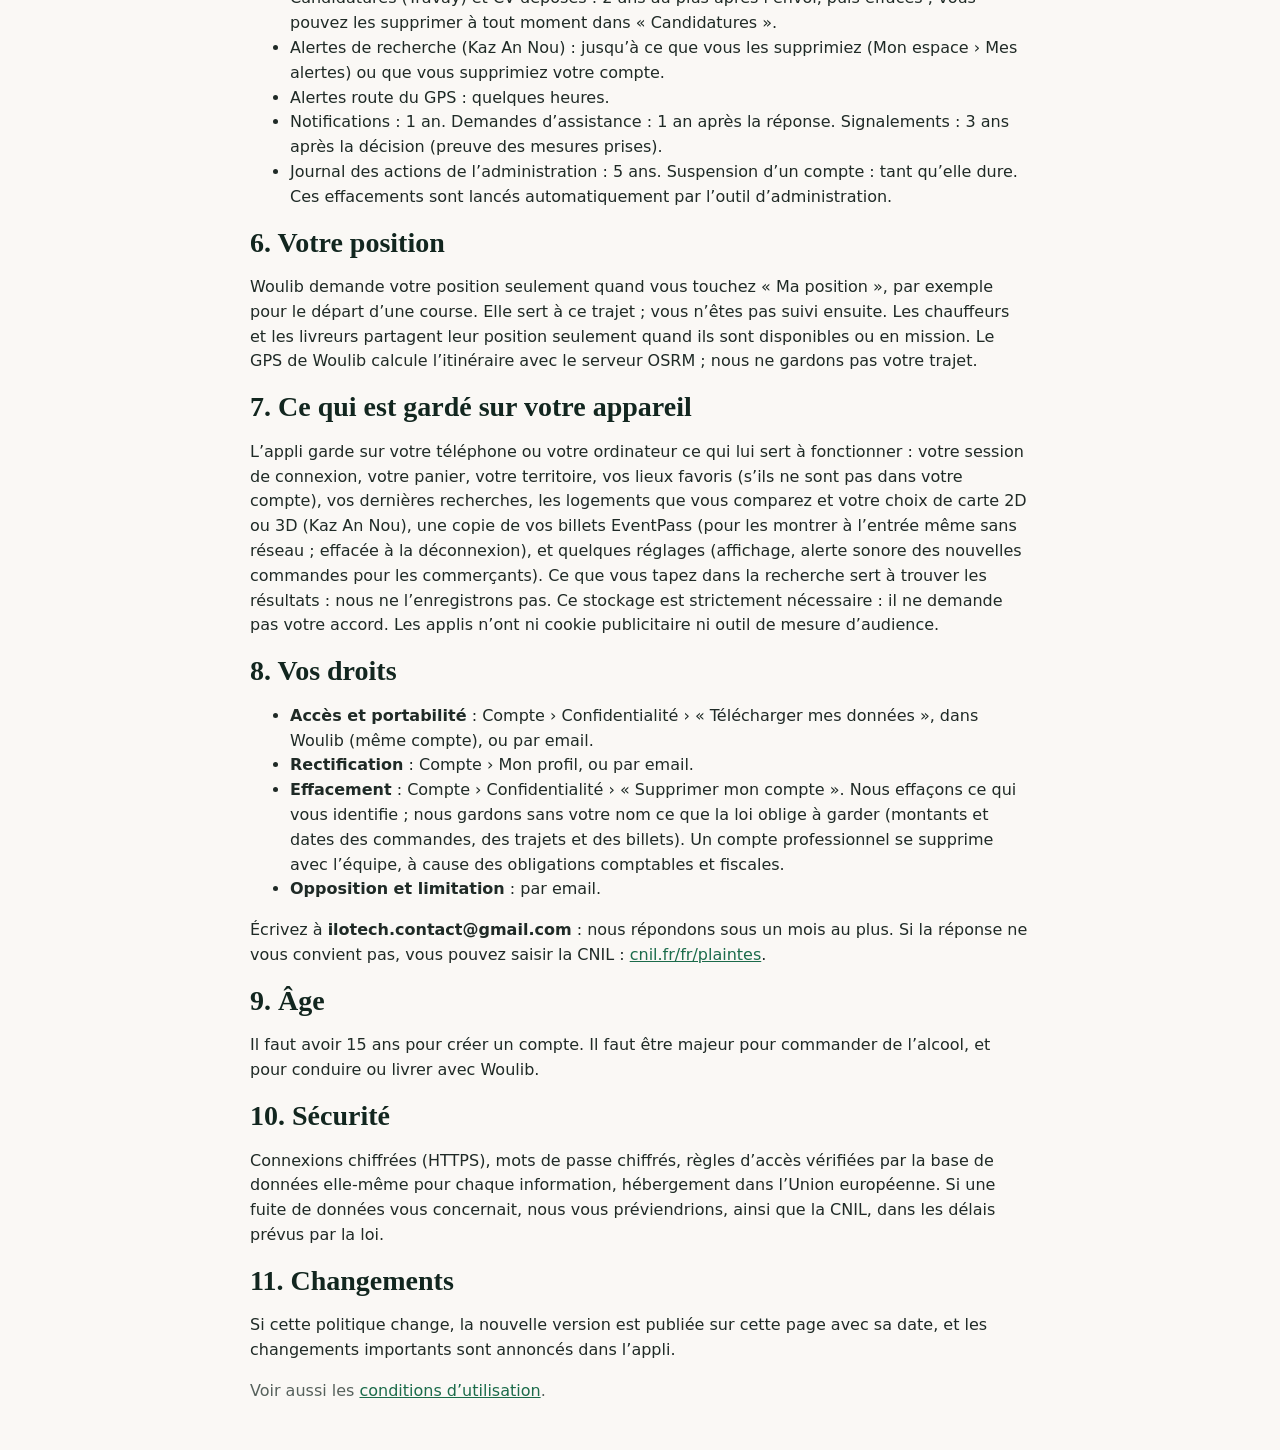
<file: confidentialite.html>
<!doctype html>
<html lang="fr">
<head>
  <meta charset="UTF-8">
  <meta http-equiv="Content-Security-Policy" content="default-src 'self'; style-src 'self' 'unsafe-inline'; img-src 'self'; object-src 'none'; base-uri 'self'">
  <meta name="viewport" content="width=device-width,initial-scale=1">
  <title>Confidentialité — Kaz An Nou</title>
  <meta name="description" content="Politique de confidentialité de Kaz An Nou et des applis IloTech : données, durées de conservation, vos droits.">
  <link rel="canonical" href="https://immo.ilo-tech.com/confidentialite.html">
  <link rel="icon" href="img/logo.svg" type="image/svg+xml">
  <link rel="stylesheet" href="kaz.css?v=1">
<style>.tableau-c{overflow-x:auto;margin:10px 0 6px}.tableau-c table{border-collapse:collapse;width:100%;min-width:560px;font-size:15px}.tableau-c th,.tableau-c td{text-align:left;vertical-align:top;padding:8px 10px;border-bottom:1px solid rgba(127,127,127,.3)}.tableau-c th{font-weight:800}</style>
</head>
<body style="padding-bottom:0">
  <header class="haut"><div class="wrap"><a class="logo" href="./"><img src="img/logo.svg" alt="" width="34" height="34"><span>Kaz An Nou<small>par IloTech</small></span></a></div></header>
  <main class="wrap" style="max-width:820px;padding:30px 20px">
    <h1>Politique de confidentialité</h1><p class="muted">Version du 12 novembre 2026. Elle vaut pour Woulib, EventPass, Kaz An Nou et NEXORA, qui partagent le même système de compte.</p>

    <h2>1. Qui est responsable</h2>
    <p>IloTech, entreprise individuelle d’Erwan Labiche, Route de Duchesne, 97231 Le Robert, Martinique (SIRET 104 702 436 00015). Pour toute question sur vos données : <b>ilotech.contact@gmail.com</b>.</p>
    <p>Les clients, les devis et les factures qu’une entreprise enregistre dans NEXORA sont sous la responsabilité de cette entreprise : IloTech les héberge et les traite pour elle, comme sous-traitant.</p>

    <h2>2. Les données, et pourquoi</h2>
    <div class="tableau-c"><table>
      <thead><tr><th scope="col">Données</th><th scope="col">Pourquoi</th><th scope="col">Base légale</th></tr></thead>
      <tbody>
        <tr><td>Compte : prénom, nom, email, téléphone, territoire, mot de passe (chiffré, illisible même pour nous)</td><td>Vous connecter avec un seul compte ; vous joindre pour une commande, une course ou une réservation</td><td>Contrat</td></tr>
        <tr><td>Commandes (Woulib) : articles, montants, livraison ou retrait, adresse de livraison, heure programmée, code promo, pourboire</td><td>Transmettre la commande au restaurant ou au commerce, la faire livrer</td><td>Contrat</td></tr>
        <tr><td>Courses et colis (Woulib) : départ, arrivée, prix estimé ; pour un colis, le nom et le téléphone du destinataire</td><td>Trouver un chauffeur ou un livreur, suivre le trajet</td><td>Contrat</td></tr>
        <tr><td>Adresses enregistrées (Woulib), seulement si vous les ajoutez à votre compte : leur nom (Maison, Travail…), l’adresse et sa position</td><td>Vous les proposer pour vos trajets et vos livraisons, sur tous vos appareils. Personne d’autre ne les voit</td><td>Contrat</td></tr>
        <tr><td>Professionnels (restaurateurs, commerçants, chauffeurs, livreurs, organisateurs, hôtes, prestataires) : identité, SIRET, carte professionnelle, véhicule, immatriculation, offre publiée</td><td>Vérifier les pros, publier leur offre, calculer les commissions</td><td>Contrat ; obligations légales</td></tr>
        <tr><td>Position d’un chauffeur ou d’un livreur : la dernière seulement</td><td>Envoyer la mission la plus proche, montrer son arrivée au client</td><td>Contrat</td></tr>
        <tr><td>Billets (EventPass) : billets, nom sur le billet, entrées contrôlées, favoris, liste d’attente</td><td>Délivrer et contrôler les billets</td><td>Contrat</td></tr>
        <tr><td>Séjours et services (Kaz An Nou) : logements (avec leur position arrondie à environ 300 m), réservations, demandes de prestation, messages, carnet du logement</td><td>Mettre en relation voyageurs, hôtes et prestataires</td><td>Contrat</td></tr>
        <tr><td>Demandes de visite d’une location (Kaz An Nou), seulement si vous en faites : votre message, la date d’entrée et la durée souhaitées ; votre téléphone n’est transmis au propriétaire qu’à l’acceptation</td><td>Mettre en relation locataire et propriétaire, gratuitement</td><td>Contrat</td></tr>
        <tr><td>Alertes de recherche (Kaz An Nou), seulement si vous en créez : leur nom et vos critères (territoire, commune, type de logement, budget, voyageurs, chambres, équipements)</td><td>Vous prévenir dans l’appli quand un logement qui y répond est publié</td><td>Contrat</td></tr>
        <tr><td>Candidatures (Travay), seulement si vous postulez : votre nom, email, téléphone, message, lien ou fichier PDF de CV, et la réponse de l’entreprise ; alertes d’emploi et favoris, si vous en créez</td><td>Transmettre votre candidature à l’entreprise concernée, qui seule (avec vous) la voit</td><td>Consentement donné à l’envoi</td></tr>
        <tr><td>Avis : note, texte, prénom</td><td>Informer les autres clients. Un avis n’est possible qu’après une commande reçue, un trajet, un séjour ou une prestation terminés</td><td>Intérêt légitime</td></tr>
        <tr><td>Signalements et demandes d’assistance : votre message, la décision prise</td><td>Traiter les signalements (règlement européen sur les services numériques) et vous aider</td><td>Obligation légale ; intérêt légitime</td></tr>
        <tr><td>Commissions : montants vendus par chaque professionnel</td><td>Facturer et tenir la comptabilité</td><td>Obligation légale</td></tr>
        <tr><td>Administration : validations et refus des offres (avec leur motif), suspension d’un compte (motif, date), journal des actions de l’équipe</td><td>Vérifier les professionnels, protéger les utilisateurs, garder la preuve des décisions</td><td>Intérêt légitime ; obligation légale (services numériques)</td></tr>
      </tbody></table></div>

    <h2>3. Qui les voit</h2>
    <ul>
      <li>Le professionnel concerné voit ce qu’il faut pour vous servir : votre prénom, votre téléphone, l’adresse de livraison ou de départ. Avant d’accepter une livraison, un livreur ne voit que la commune. Les professionnels ne voient pas votre email.</li>
      <li>Tout le monde voit les avis (avec le prénom) et les fiches publiées des professionnels.</li>
      <li>Dans NEXORA, seuls les membres de l’entreprise voient ses données ; l’administrateur de la plateforme n’y a pas accès.</li>
      <li>Nous ne vendons ni ne louons vos données. Il n’y a pas de publicité dans les applis.</li>
    </ul>

    <h2>4. Nos prestataires</h2>
    <ul>
      <li><b>Supabase</b> : base de données et comptes, hébergés en Irlande (Union européenne). Il envoie aussi les emails de compte (inscription, mot de passe oublié).</li>
      <li><b>GitHub</b> (États-Unis) : hébergement des pages des applis ; il reçoit l’adresse IP des visiteurs. Le transfert est encadré par le cadre UE–États-Unis de protection des données ou par des clauses contractuelles types.</li>
      <li><b>OpenStreetMap</b> (fonds de carte) et <b>Nominatim</b> (recherche d’adresses), de la Fondation OpenStreetMap (Royaume-Uni) : ils reçoivent l’adresse IP et l’adresse cherchée (ou la position, si vous enregistrez « Ma position » comme adresse).</li>
      <li><b>OSRM</b> : serveur public de calcul d’itinéraires utilisé par le GPS ; il reçoit les points du trajet demandé.</li>
      <li><b>OpenFreeMap</b> (Hongrie) et <b>Terrain Tiles</b> (données ouvertes hébergées par Amazon Web Services) : fonds et relief de la carte 3D de Kaz An Nou, seulement si vous la choisissez ; ils reçoivent l’adresse IP et la zone affichée.</li>
      <li><b>WhatsApp</b> (Meta), seulement si vous choisissez d’écrire par WhatsApp, à nous ou à un professionnel.</li>
    </ul>

    <h2>5. Combien de temps</h2>
    <ul>
      <li>Compte : tant que vous l’utilisez. Après 3 ans sans connexion, nous vous prévenons, puis nous l’anonymisons.</li>
      <li>Commandes, courses, colis, billets, réservations : 5 ans (preuve en cas de litige). La part comptable (montants, commissions) : 10 ans.</li>
      <li>Position d’un chauffeur ou d’un livreur : seulement la dernière, effacée dès qu’il n’est plus disponible et n’a plus de mission.</li>
      <li>Adresses enregistrées : jusqu’à ce que vous les retiriez (Compte › Adresses) ou que vous supprimiez votre compte.</li>
      <li>Demandes de visite d’une location (Kaz An Nou) : 2 ans après leur clôture (acceptation, refus ou annulation), puis effacées ; effacées aussitôt si vous supprimez votre compte.</li>
      <li>Candidatures (Travay) et CV déposés : 2 ans au plus après l’envoi, puis effacés ; vous pouvez les supprimer à tout moment dans « Candidatures ».</li>
      <li>Alertes de recherche (Kaz An Nou) : jusqu’à ce que vous les supprimiez (Mon espace › Mes alertes) ou que vous supprimiez votre compte.</li>
      <li>Alertes route du GPS : quelques heures.</li>
      <li>Notifications : 1 an. Demandes d’assistance : 1 an après la réponse. Signalements : 3 ans après la décision (preuve des mesures prises).</li>
      <li>Journal des actions de l’administration : 5 ans. Suspension d’un compte : tant qu’elle dure. Ces effacements sont lancés automatiquement par l’outil d’administration.</li>
    </ul>

    <h2>6. Votre position</h2>
    <p>Woulib demande votre position seulement quand vous touchez « Ma position », par exemple pour le départ d’une course. Elle sert à ce trajet ; vous n’êtes pas suivi ensuite.
      Les chauffeurs et les livreurs partagent leur position seulement quand ils sont disponibles ou en mission. Le GPS de Woulib calcule l’itinéraire avec le serveur OSRM ; nous ne gardons pas votre trajet.</p>

    <h2>7. Ce qui est gardé sur votre appareil</h2>
    <p>L’appli garde sur votre téléphone ou votre ordinateur ce qui lui sert à fonctionner : votre session de connexion, votre panier, votre territoire, vos lieux favoris (s’ils ne sont pas dans votre compte), vos dernières recherches, les logements que vous comparez et votre choix de carte 2D ou 3D (Kaz An Nou), une copie de vos billets EventPass (pour les montrer à l’entrée même sans réseau ; effacée à la déconnexion), et quelques réglages (affichage, alerte sonore des nouvelles commandes pour les commerçants).
      Ce que vous tapez dans la recherche sert à trouver les résultats : nous ne l’enregistrons pas.
      Ce stockage est strictement nécessaire : il ne demande pas votre accord. Les applis n’ont ni cookie publicitaire ni outil de mesure d’audience.</p>

    <h2>8. Vos droits</h2>
    <ul>
      <li><b>Accès et portabilité</b> : Compte › Confidentialité › « Télécharger mes données », dans Woulib (même compte), ou par email.</li>
      <li><b>Rectification</b> : Compte › Mon profil, ou par email.</li>
      <li><b>Effacement</b> : Compte › Confidentialité › « Supprimer mon compte ». Nous effaçons ce qui vous identifie ; nous gardons sans votre nom ce que la loi oblige à garder (montants et dates des commandes, des trajets et des billets). Un compte professionnel se supprime avec l’équipe, à cause des obligations comptables et fiscales.</li>
      <li><b>Opposition et limitation</b> : par email.</li>
    </ul>
    <p>Écrivez à <b>ilotech.contact@gmail.com</b> : nous répondons sous un mois au plus. Si la réponse ne vous convient pas, vous pouvez saisir la CNIL : <a href="https://www.cnil.fr/fr/plaintes" rel="noopener">cnil.fr/fr/plaintes</a>.</p>

    <h2>9. Âge</h2>
    <p>Il faut avoir 15 ans pour créer un compte. Il faut être majeur pour commander de l’alcool, et pour conduire ou livrer avec Woulib.</p>

    <h2>10. Sécurité</h2>
    <p>Connexions chiffrées (HTTPS), mots de passe chiffrés, règles d’accès vérifiées par la base de données elle-même pour chaque information, hébergement dans l’Union européenne.
      Si une fuite de données vous concernait, nous vous préviendrions, ainsi que la CNIL, dans les délais prévus par la loi.</p>

    <h2>11. Changements</h2>
    <p>Si cette politique change, la nouvelle version est publiée sur cette page avec sa date, et les changements importants sont annoncés dans l’appli.</p>
    <p class="muted">Voir aussi les <a href="cgu.html">conditions d’utilisation</a>.</p>
</main>
</body>
</html>
</file>
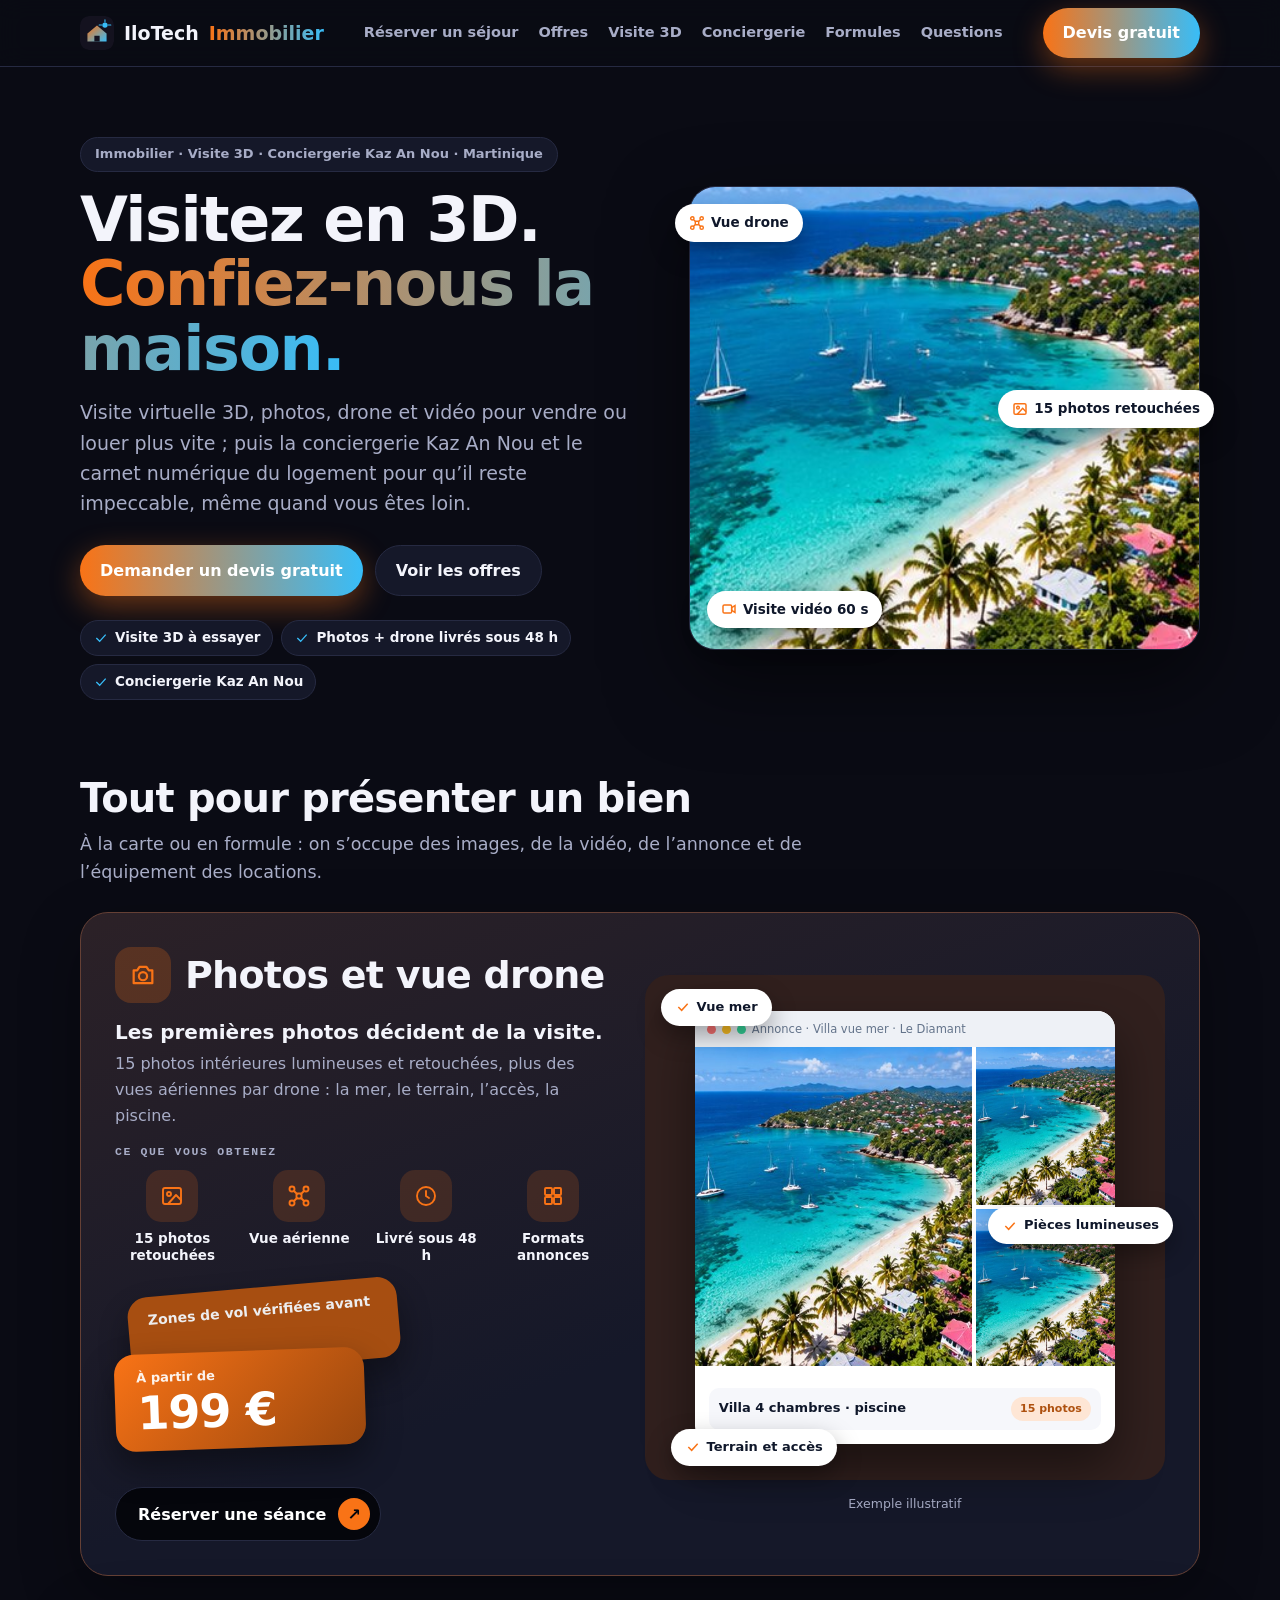
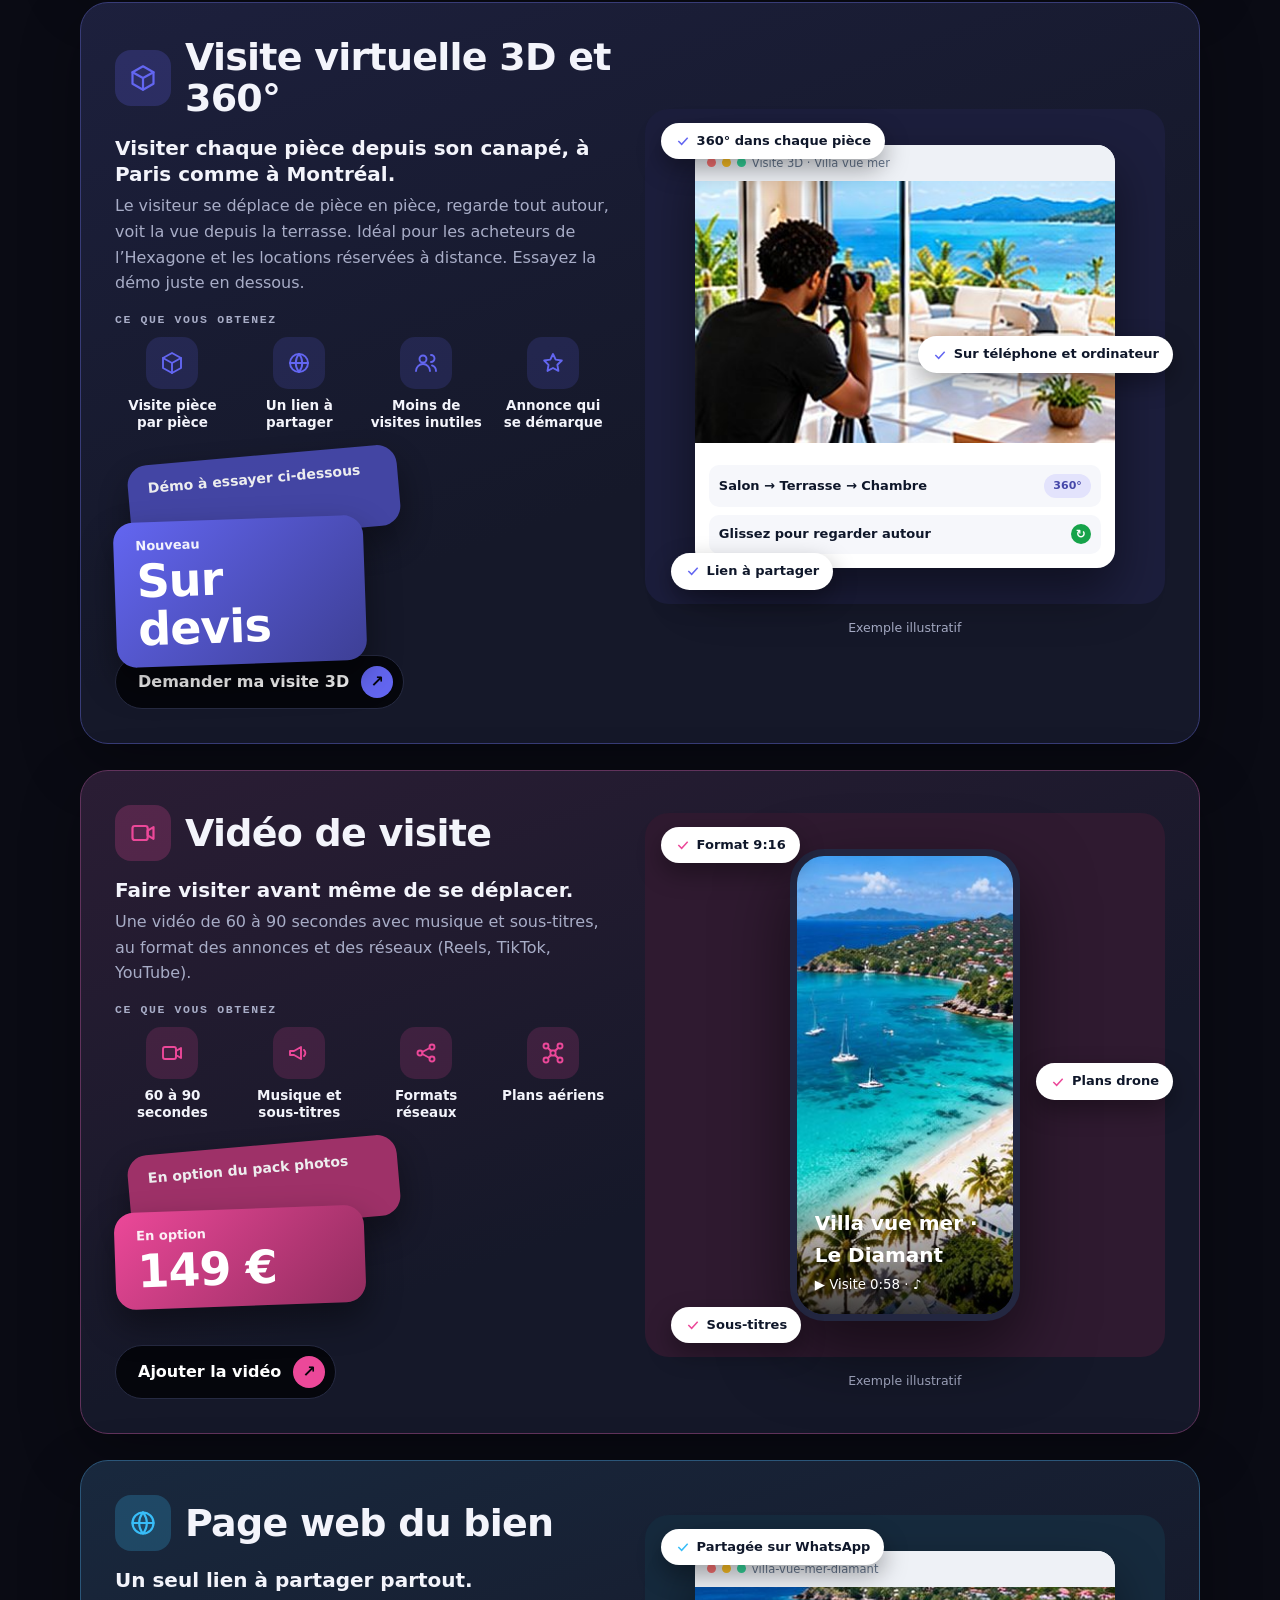
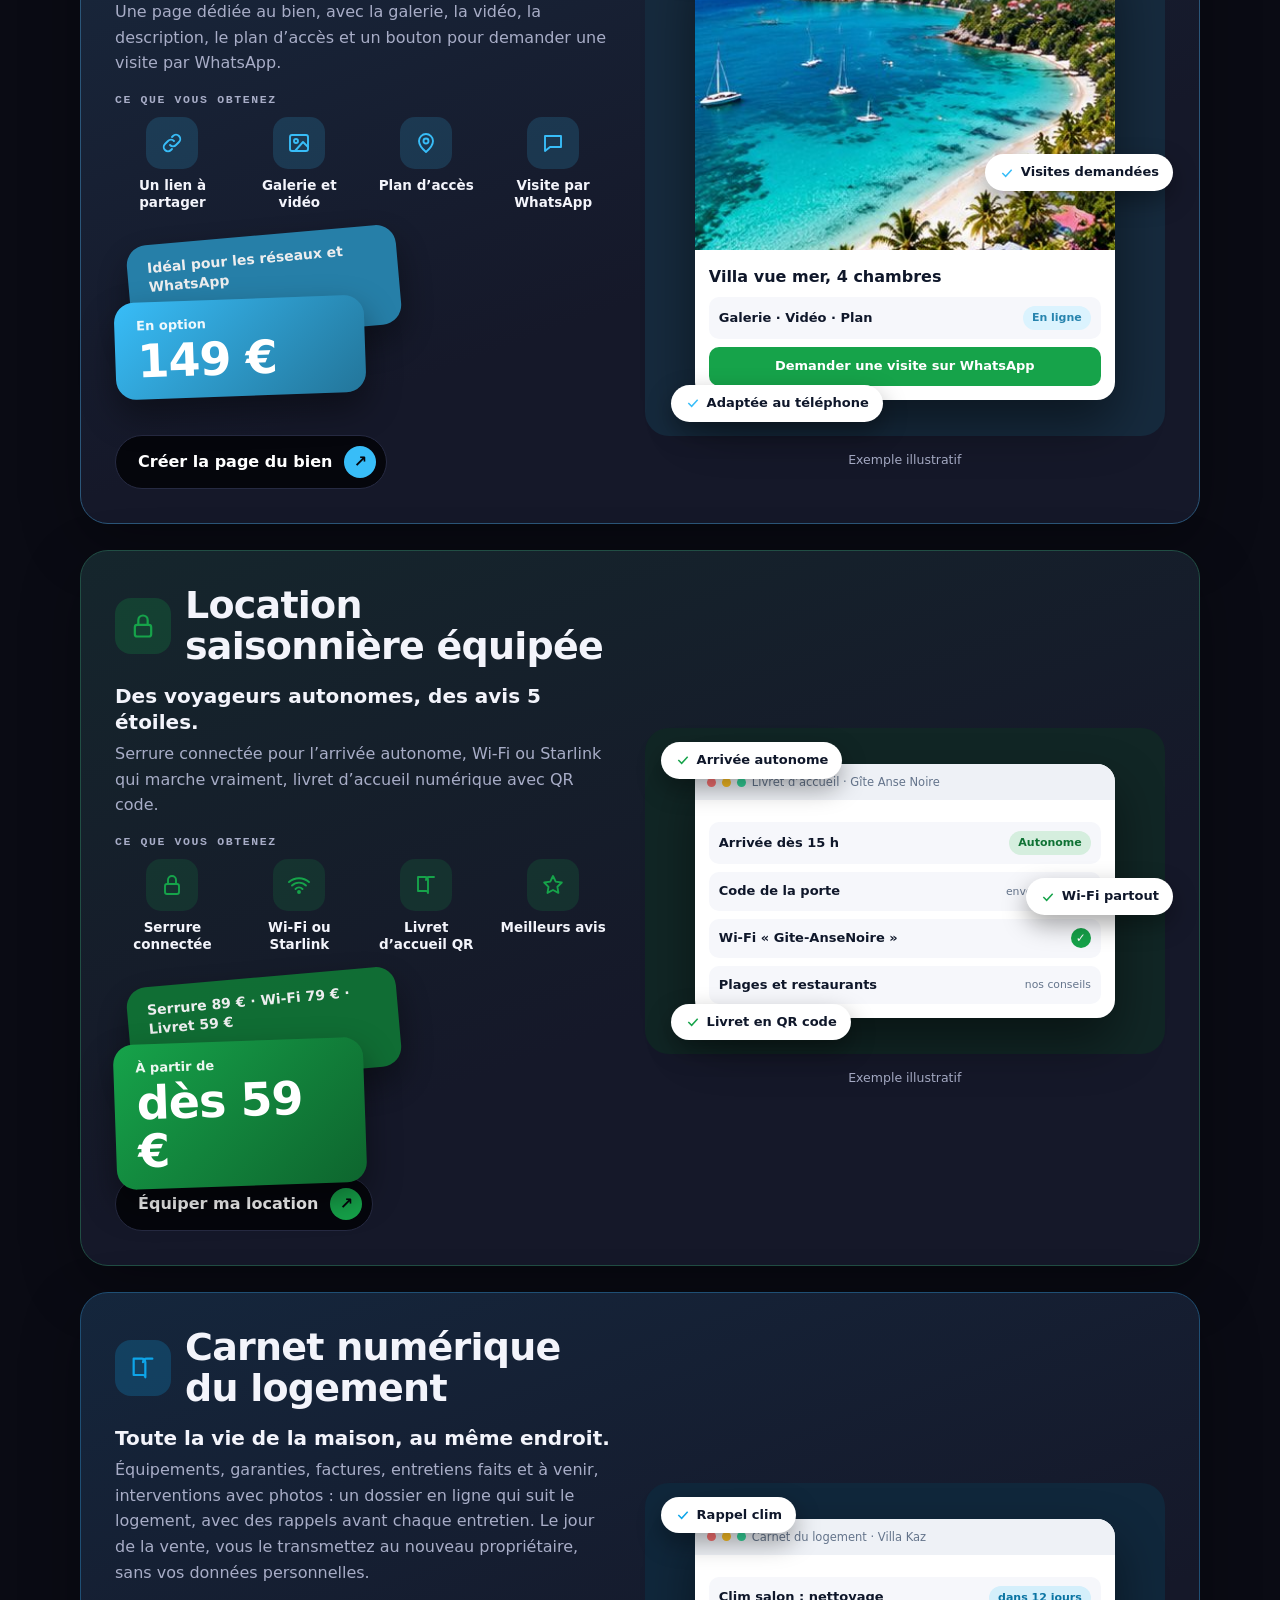
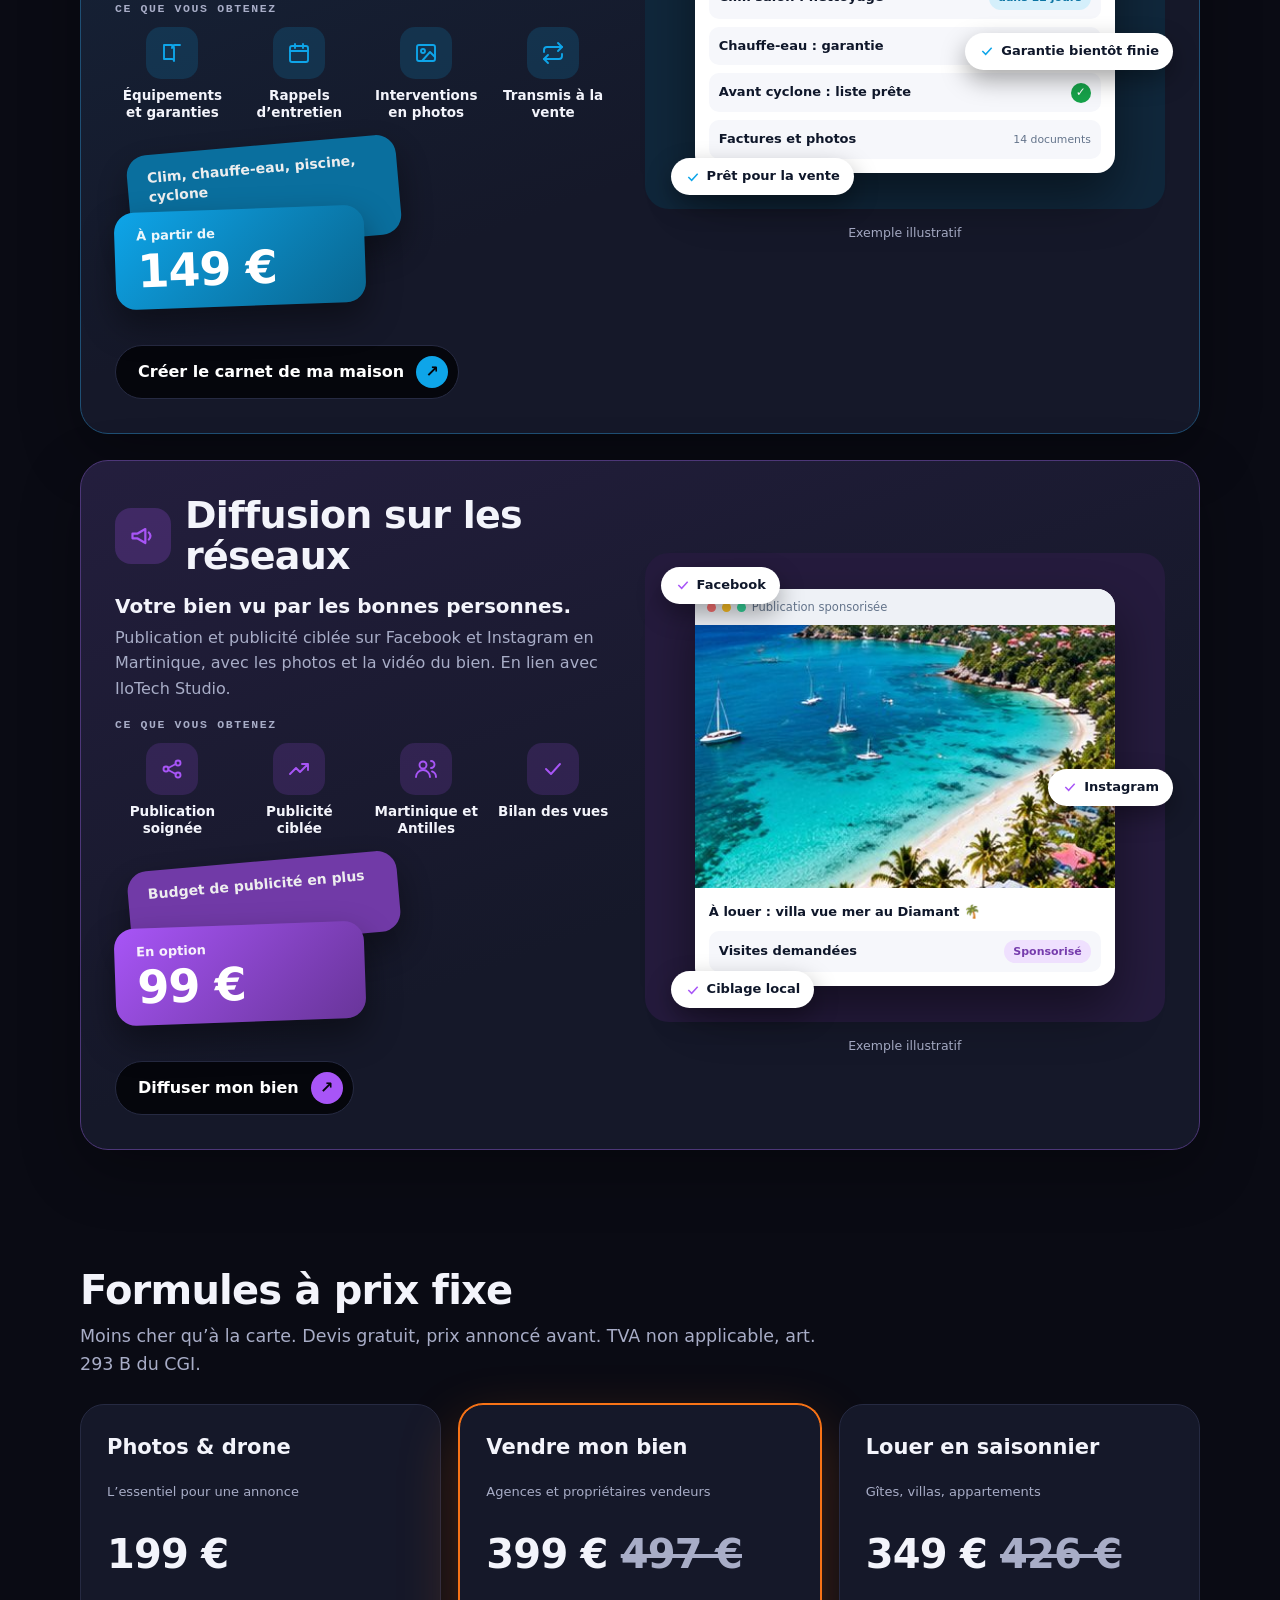
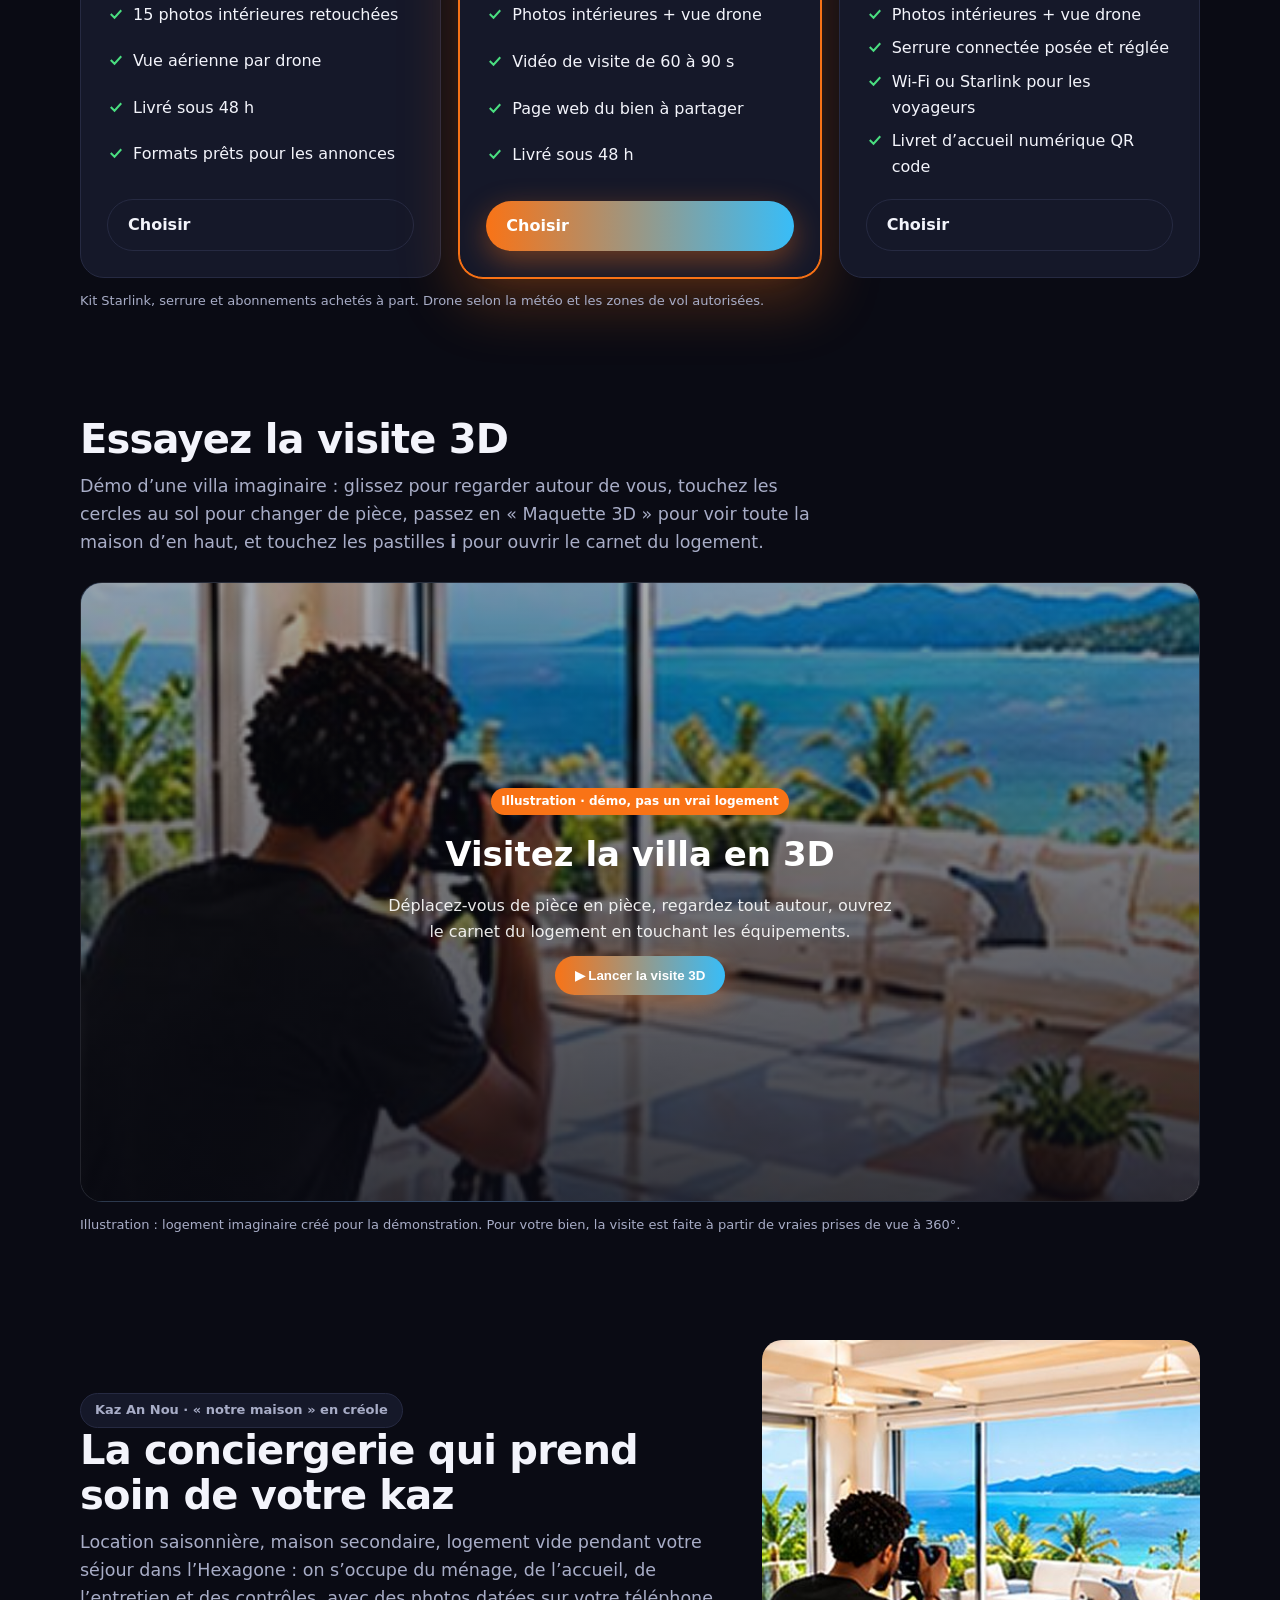
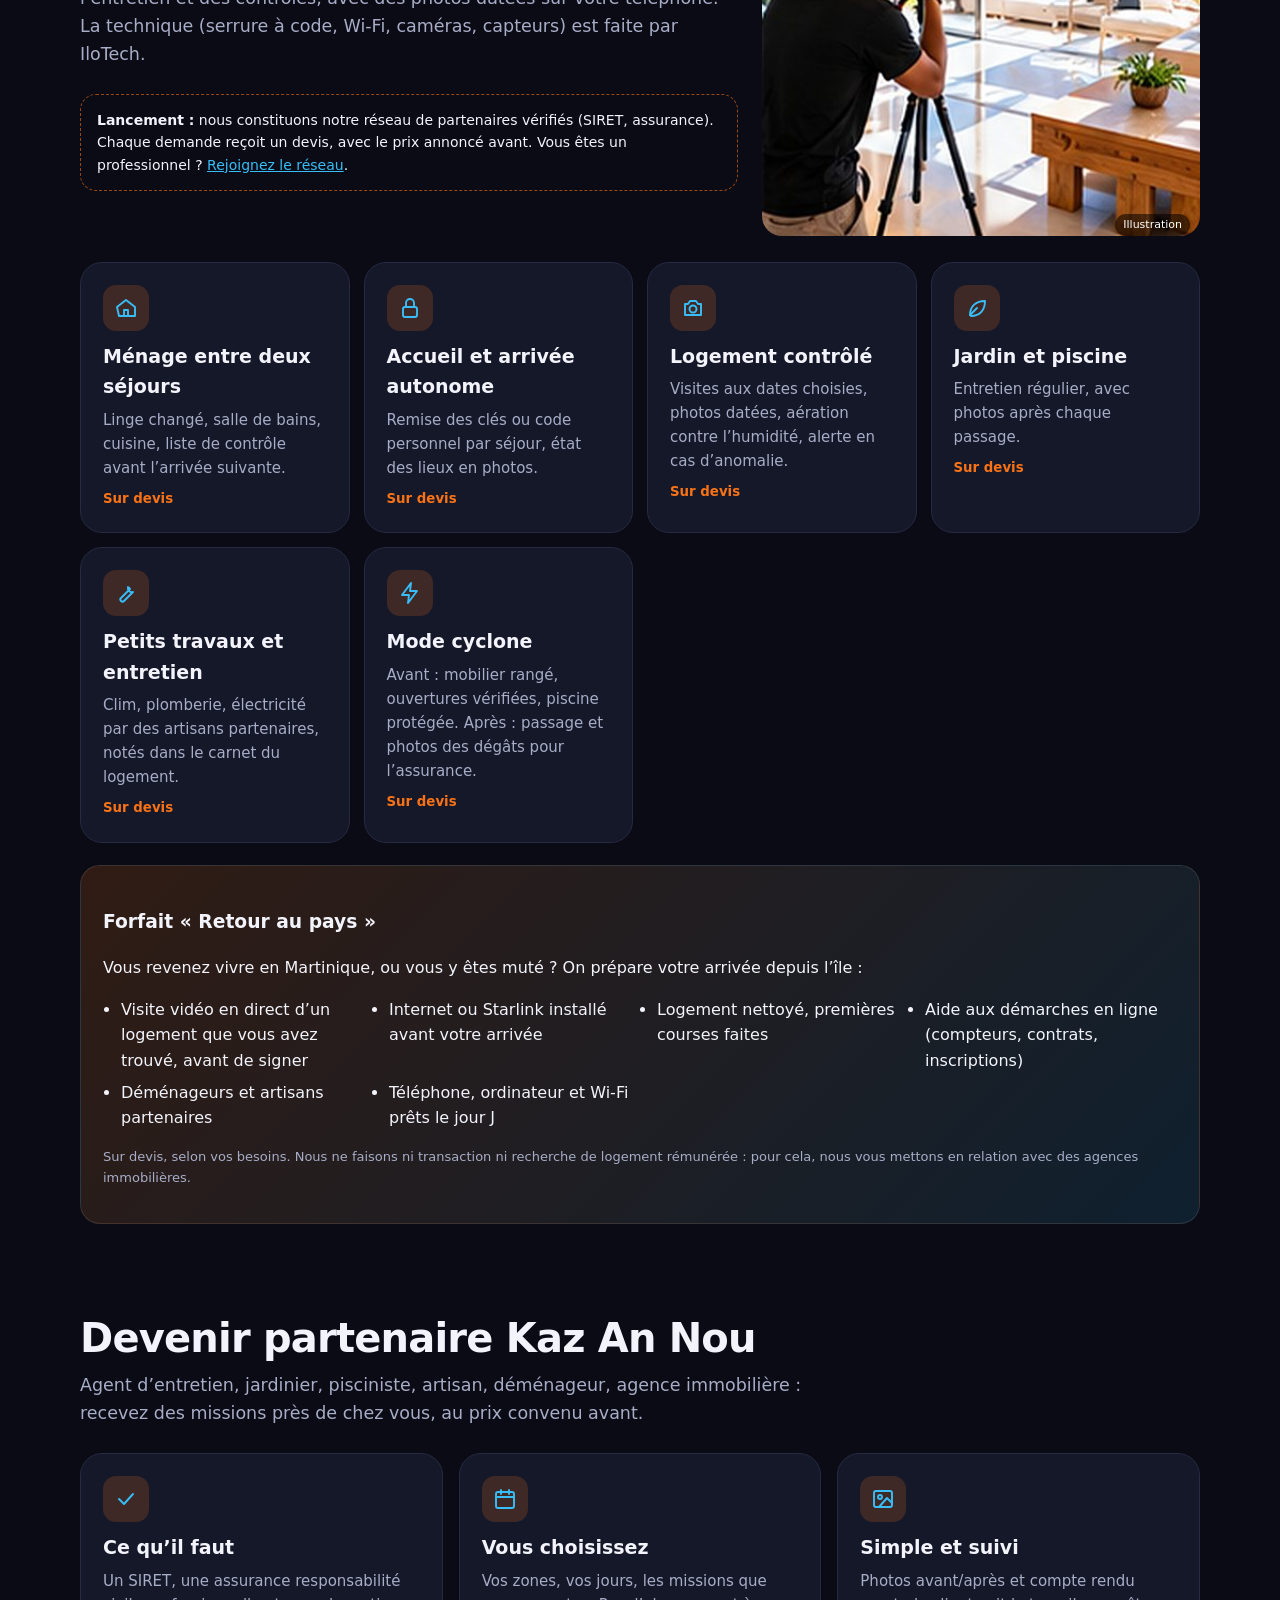
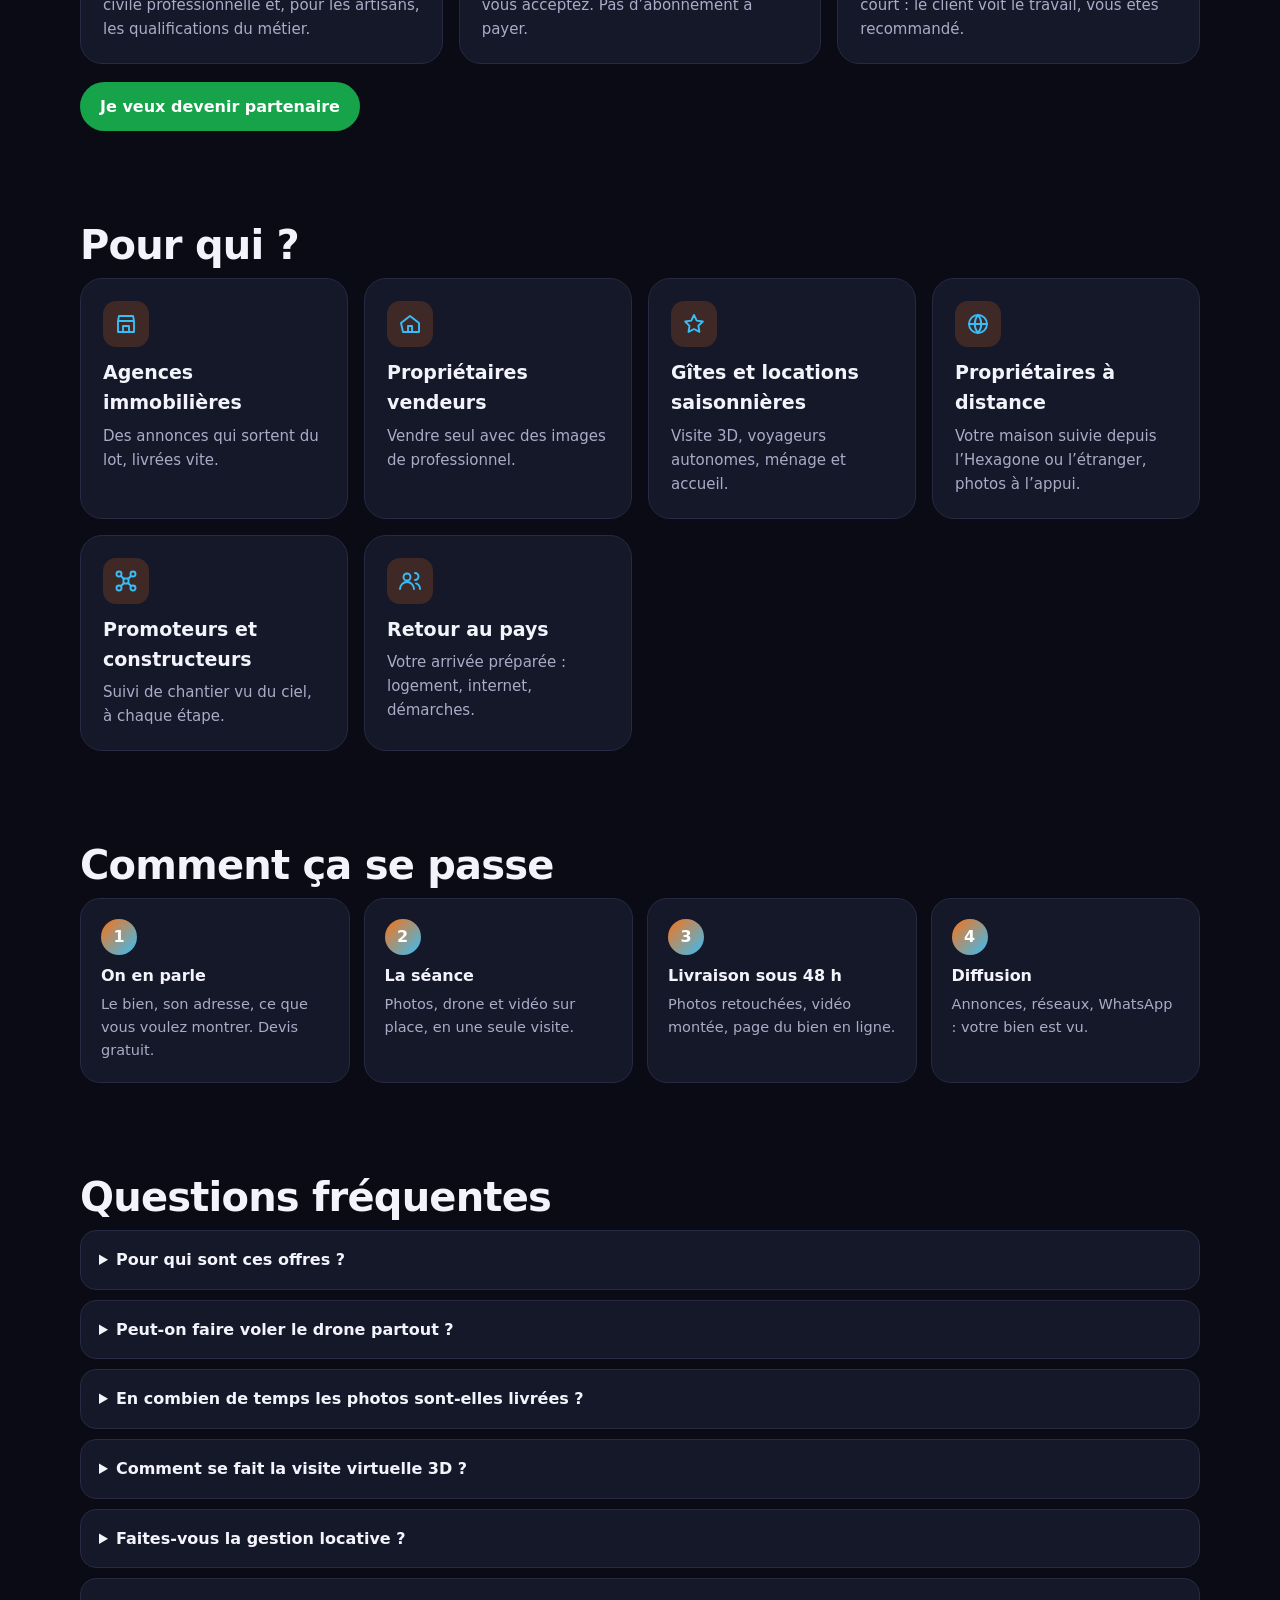
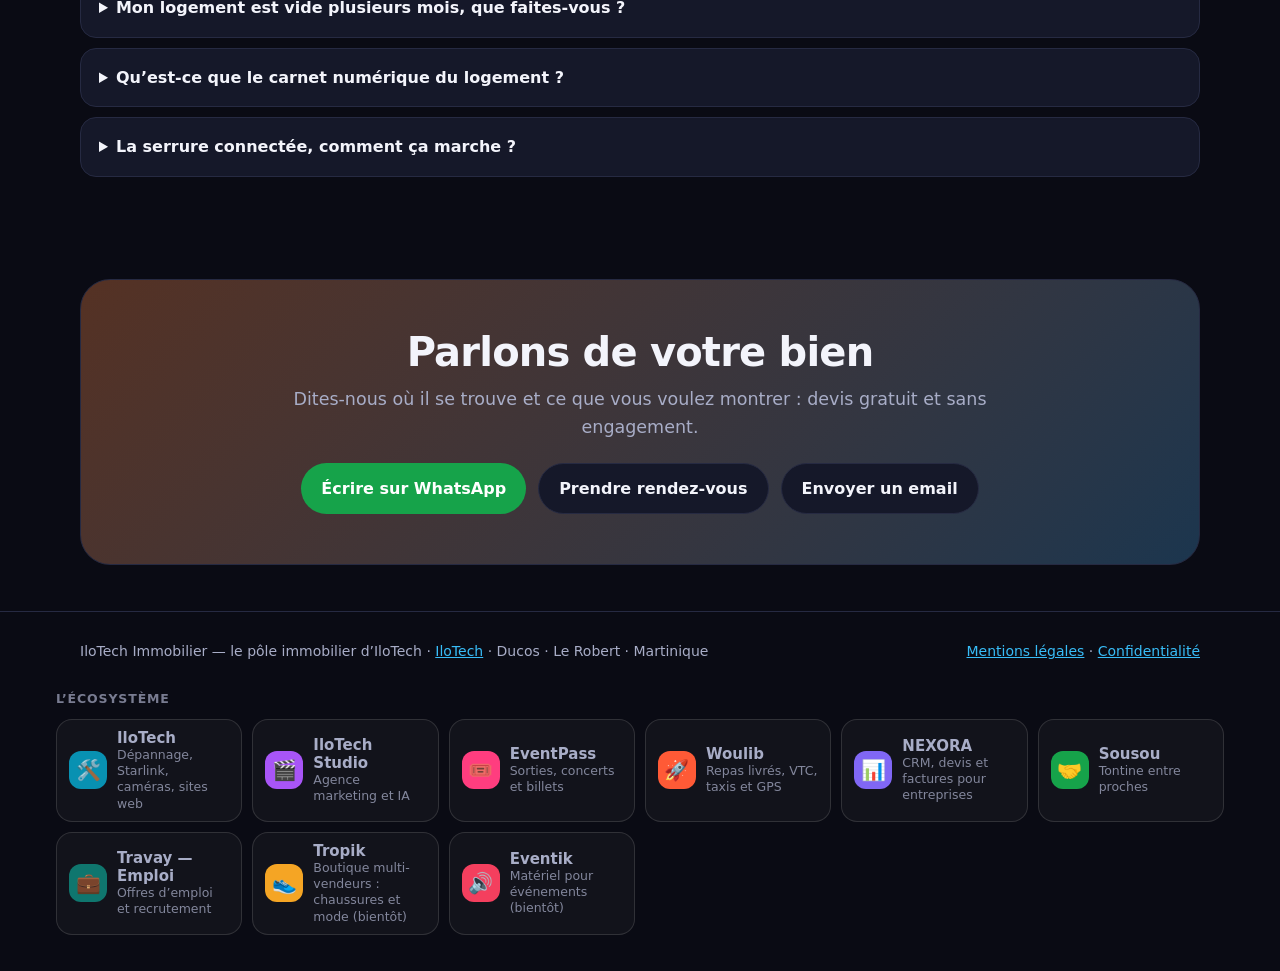
<file: offres.html>
<!doctype html>
<html lang="fr">
<head>
  <meta charset="UTF-8">
  <meta http-equiv="Content-Security-Policy" content="default-src 'self'; script-src 'self' 'unsafe-inline'; style-src 'self' 'unsafe-inline'; img-src 'self' data: https://ilo-tech.com; connect-src 'self'; form-action 'self'; object-src 'none'; base-uri 'self'; upgrade-insecure-requests">
  <meta name="referrer" content="strict-origin-when-cross-origin">
  <meta name="viewport" content="width=device-width,initial-scale=1">
  <meta name="google-site-verification" content="ri9KXFOI63E6awmfpb_6r0VXlEF12sMn3t8WI2xOZtA">
  <title>IloTech Immobilier — Visite 3D, photo, drone et conciergerie Kaz An Nou en Martinique</title>
  <meta name="description" content="Visite virtuelle 3D et 360°, photos et vue drone, vidéo de visite, carnet numérique du logement et conciergerie Kaz An Nou (ménage, accueil, entretien, logement surveillé) en Martinique. Formules dès 199 €.">
  <link rel="canonical" href="https://immo.ilo-tech.com/offres.html">
  <meta name="robots" content="index,follow,max-image-preview:large">
  <meta name="theme-color" content="#0a0b14">
  <meta property="og:type" content="website"><meta property="og:locale" content="fr_FR"><meta property="og:site_name" content="IloTech Immobilier">
  <meta property="og:title" content="IloTech Immobilier — Visite 3D, photo, drone et conciergerie Kaz An Nou en Martinique"><meta property="og:description" content="Visite virtuelle 3D et 360°, photos et vue drone, vidéo de visite, carnet numérique du logement et conciergerie Kaz An Nou (ménage, accueil, entretien, logement surveillé) en Martinique. Formules dès 199 €.">
  <meta property="og:url" content="https://immo.ilo-tech.com/offres.html"><meta property="og:image" content="https://immo.ilo-tech.com/img/drone.jpg">
  <meta name="twitter:card" content="summary_large_image">
  <link rel="icon" href="img/logo.svg" type="image/svg+xml">
  <script type="application/ld+json">{"@context": "https://schema.org", "@type": "ProfessionalService", "name": "IloTech Immobilier", "url": "https://immo.ilo-tech.com/", "description": "Visite virtuelle 3D et 360°, photos immobilières, vue drone, vidéo de visite, carnet numérique du logement et conciergerie Kaz An Nou en Martinique.", "alternateName": "Kaz An Nou", "areaServed": "Martinique", "telephone": "+596696482678", "priceRange": "€€", "parentOrganization": {"@type": "LocalBusiness", "name": "IloTech", "alternateName": ["Ilo Tech", "Ilo-Tech", "ILOTECH", "Ilotech"], "url": "https://ilo-tech.com/"}, "hasOfferCatalog": {"@type": "OfferCatalog", "name": "Formules", "itemListElement": [{"@type": "Offer", "itemOffered": {"@type": "Service", "name": "Photos et drone"}, "price": 199, "priceCurrency": "EUR"}, {"@type": "Offer", "itemOffered": {"@type": "Service", "name": "Vendre mon bien"}, "price": 399, "priceCurrency": "EUR"}, {"@type": "Offer", "itemOffered": {"@type": "Service", "name": "Louer en saisonnier"}, "price": 349, "priceCurrency": "EUR"}]}}</script>
  <script type="application/ld+json">{"@context": "https://schema.org", "@type": "FAQPage", "mainEntity": [{"@type": "Question", "name": "Pour qui sont ces offres ?", "acceptedAnswer": {"@type": "Answer", "text": "Agences immobilières, propriétaires qui vendent seuls, loueurs de gîtes, villas et appartements saisonniers, et promoteurs."}}, {"@type": "Question", "name": "Peut-on faire voler le drone partout ?", "acceptedAnswer": {"@type": "Answer", "text": "Non : certaines zones sont interdites ou réglementées (aéroport, sites protégés). Nous vérifions avant de confirmer la séance."}}, {"@type": "Question", "name": "En combien de temps les photos sont-elles livrées ?", "acceptedAnswer": {"@type": "Answer", "text": "Sous 48 h après la séance, en ligne, prêtes pour les annonces et les réseaux."}}, {"@type": "Question", "name": "Comment se fait la visite virtuelle 3D ?", "acceptedAnswer": {"@type": "Answer", "text": "Nous prenons des vues à 360° dans chaque pièce et à l’extérieur, puis nous les relions : le visiteur passe d’une pièce à l’autre et regarde tout autour, sur téléphone ou ordinateur. Prix sur devis selon la surface."}}, {"@type": "Question", "name": "Faites-vous la gestion locative ?", "acceptedAnswer": {"@type": "Answer", "text": "Non. Louer pour le compte d’un propriétaire ou encaisser des loyers demande une carte professionnelle (loi Hoguet). Kaz An Nou s’occupe du ménage, de l’accueil, de l’entretien et des contrôles ; pour la gestion, nous travaillons avec des agences partenaires."}}, {"@type": "Question", "name": "Mon logement est vide plusieurs mois, que faites-vous ?", "acceptedAnswer": {"@type": "Answer", "text": "Des visites de contrôle aux dates choisies : aération contre l’humidité, eau et électricité vérifiées, photos datées envoyées. Ce n’est pas une surveillance permanente ; pour cela, IloTech installe caméras et alarmes."}}, {"@type": "Question", "name": "Qu’est-ce que le carnet numérique du logement ?", "acceptedAnswer": {"@type": "Answer", "text": "Un dossier en ligne avec les équipements, garanties, factures et entretiens de la maison, et des rappels avant chaque entretien. Il vous appartient, et vous pouvez le transmettre à l’acheteur le jour de la vente."}}, {"@type": "Question", "name": "La serrure connectée, comment ça marche ?", "acceptedAnswer": {"@type": "Answer", "text": "Le voyageur reçoit un code personnel la veille de son arrivée et entre seul ; vous gardez la main depuis votre téléphone."}}]}</script>
  <style>:root{--a:#f97316;--a2:#38bdf8}
:root{--bg:#0a0b14;--bg2:#10121f;--carte:#151829;--ligne:#262a42;--texte:#f3f4fb;--doux:#a8adc7;--rayon:22px;--police:system-ui,-apple-system,"Segoe UI",Roboto,Ubuntu,sans-serif}
*{box-sizing:border-box}html{scroll-behavior:smooth}
body{margin:0;background:radial-gradient(1200px 600px at 85% -10%,color-mix(in srgb,var(--a) 22%,transparent),transparent 60%),var(--bg);color:var(--texte);font:16px/1.6 var(--police);-webkit-font-smoothing:antialiased}
a{color:var(--a2)}
.wrap{max-width:1160px;margin:0 auto;padding:0 20px}
header.haut{position:sticky;top:0;z-index:10;background:rgba(10,11,20,.82);backdrop-filter:blur(12px);border-bottom:1px solid var(--ligne)}
.haut .wrap{display:flex;align-items:center;justify-content:space-between;gap:12px;height:66px}
.marque{display:flex;align-items:center;gap:10px;color:var(--texte);text-decoration:none;font-weight:800;font-size:19px}
.marque img{height:34px;width:auto;border-radius:9px}
.marque span{background:linear-gradient(90deg,var(--a),var(--a2));-webkit-background-clip:text;background-clip:text;color:transparent}
nav.menu{display:flex;gap:20px}nav.menu a{color:var(--doux);text-decoration:none;font-weight:600;font-size:14.5px}nav.menu a:hover{color:var(--texte)}
.btn{display:inline-flex;align-items:center;gap:10px;padding:12px 20px;border-radius:999px;border:1px solid var(--ligne);background:var(--carte);color:var(--texte);font-weight:700;text-decoration:none;cursor:pointer}
.btn:hover{border-color:var(--a)}
.btn-p{background:linear-gradient(90deg,var(--a),var(--a2));border:0;color:#fff;box-shadow:0 10px 30px color-mix(in srgb,var(--a) 40%,transparent)}
.btn-wa{background:#16a34a;border:0;color:#fff}
.hero{padding:70px 0 30px}
.hero .wrap{display:grid;grid-template-columns:minmax(0,1.05fr) minmax(0,.95fr);gap:44px;align-items:center}
.pastille{display:inline-block;padding:6px 14px;border-radius:999px;border:1px solid var(--ligne);background:var(--carte);color:var(--doux);font-size:13px;font-weight:700}
h1{font-size:clamp(36px,5.2vw,62px);line-height:1.04;margin:16px 0;letter-spacing:-.025em}
h1 em{font-style:normal;background:linear-gradient(90deg,var(--a),var(--a2));-webkit-background-clip:text;background-clip:text;color:transparent}
.chapo{font-size:19px;color:var(--doux);margin:0 0 26px;max-width:580px}
.actions{display:flex;flex-wrap:wrap;gap:12px}
.preuves{display:flex;flex-wrap:wrap;gap:8px;margin-top:24px}
.preuves span{display:inline-flex;align-items:center;gap:6px;padding:6px 12px;border-radius:999px;background:var(--carte);border:1px solid var(--ligne);font-size:13.5px;font-weight:600}
.preuves svg{width:16px;height:16px;stroke:var(--a2);fill:none;stroke-width:2}
.hero-vis{position:relative}
.hero-vis img{display:block;width:100%;border-radius:26px;border:1px solid var(--ligne);box-shadow:0 30px 80px rgba(0,0,0,.55);aspect-ratio:4/4.4;object-fit:cover}
.hero-vis .flottant{position:absolute;left:-26px;bottom:26px;width:62%}
.hero-vis .chip{position:absolute;display:inline-flex;align-items:center;gap:6px;padding:8px 14px;border-radius:999px;background:#fff;color:#0f172a;font-weight:800;font-size:13.5px;box-shadow:0 10px 26px rgba(0,0,0,.35)}
.hero-vis .chip svg{width:16px;height:16px;stroke:var(--a);fill:none;stroke-width:2.2}
section{padding:46px 0}
h2{font-size:clamp(28px,3.6vw,40px);line-height:1.12;margin:0 0 10px;letter-spacing:-.02em}
.intro{color:var(--doux);font-size:17.5px;max-width:740px;margin:0 0 26px}
/* vitrines */
.vt{display:grid;grid-template-columns:minmax(0,1fr) minmax(0,1.05fr);gap:34px;align-items:center;margin:0 0 26px;padding:34px;border-radius:28px;background:linear-gradient(160deg,color-mix(in srgb,var(--c) 10%,var(--carte)),var(--carte) 60%);border:1px solid color-mix(in srgb,var(--c) 30%,var(--ligne));box-shadow:0 20px 60px rgba(0,0,0,.3)}
.vt-t{display:flex;align-items:center;gap:14px}
.vt-t h3{margin:0;font-size:clamp(28px,3.2vw,38px);letter-spacing:-.02em;line-height:1.08}
.vt-i{display:grid;place-items:center;width:56px;height:56px;flex:none;border-radius:16px;background:color-mix(in srgb,var(--c) 22%,transparent)}
.vt-i svg,.vt-o svg{width:28px;height:28px;stroke:var(--c);fill:none;stroke-width:1.9;stroke-linecap:round;stroke-linejoin:round}
.vt-a{margin:16px 0 6px;font-size:20px;font-weight:800;line-height:1.3}
.vt-d{margin:0 0 18px;color:var(--doux)}
.vt-l{margin:0 0 12px;font:700 11.5px/1 ui-monospace,Consolas,monospace;letter-spacing:.14em;text-transform:uppercase;color:var(--doux)}
.vt-o{list-style:none;margin:0 0 24px;padding:0;display:grid;grid-template-columns:repeat(4,minmax(0,1fr));gap:12px}
.vt-o li{display:flex;flex-direction:column;align-items:center;gap:8px;text-align:center;font-size:13.5px;font-weight:700;line-height:1.25}
.vt-o span{display:grid;place-items:center;width:52px;height:52px;border-radius:15px;background:color-mix(in srgb,var(--c) 16%,transparent)}
.vt-o svg{width:24px;height:24px}
.vt-p{position:relative;height:178px;max-width:320px;margin:0 0 22px}
.vt-p .p2,.vt-p .p1{position:absolute;left:0;border-radius:20px;color:#fff;box-shadow:0 16px 34px rgba(0,0,0,.4)}
.vt-p .p2{top:0;left:14px;width:min(270px,calc(100% - 22px));padding:14px 20px 48px;transform:rotate(-5deg);background:color-mix(in srgb,var(--c) 72%,#000);font-weight:800;font-size:14px;line-height:1.35;opacity:.92}
.vt-p .p1{top:64px;width:min(250px,calc(100% - 6px));padding:14px 22px;transform:rotate(-2deg);background:linear-gradient(135deg,var(--c),color-mix(in srgb,var(--c) 62%,#000))}
.vt-p small{display:block;font-size:13px;font-weight:700;opacity:.92}
.vt-p b{font-size:46px;line-height:1.05;letter-spacing:-.02em}
.vt-p em{font-style:normal;font-size:16px;font-weight:800;margin-left:4px}
.vt-p .p1 i{display:block;font-style:normal;font-size:12.5px;font-weight:600;opacity:.9}
.vt-cta{display:inline-flex;align-items:center;gap:12px;padding:10px 10px 10px 22px;border-radius:999px;background:#05060c;border:1px solid var(--ligne);color:#fff;font-weight:800;text-decoration:none}
.vt-cta span{display:grid;place-items:center;width:32px;height:32px;border-radius:50%;background:var(--c);color:#05060c;font-weight:900}
.vt-cta:hover{border-color:var(--c)}
.vt-pan{position:relative;padding:36px 30px;border-radius:24px;background:color-mix(in srgb,var(--c) 14%,var(--bg2));min-height:320px;display:grid;place-items:center}
.vt-leg{margin:14px 0 0;text-align:center;font-size:12.5px;color:var(--doux)}
.puce{position:absolute;z-index:2;display:inline-flex;align-items:center;gap:6px;padding:8px 14px;border-radius:999px;background:#fff;color:#0f172a;font-weight:800;font-size:13px;box-shadow:0 10px 24px rgba(0,0,0,.35);white-space:nowrap}
.puce svg{width:16px;height:16px;stroke:var(--c);fill:none;stroke-width:2.2}
.puce.p0{top:14px;left:16px}.puce.p1{top:46%;right:-8px}.puce.p2{bottom:14px;left:26px}
/* maquettes (exemples) */
.mq{width:100%;max-width:420px;border-radius:18px;background:#fff;color:#0f172a;box-shadow:0 24px 50px rgba(0,0,0,.45);overflow:hidden;font-size:13px}
.mq-barre{display:flex;align-items:center;gap:6px;padding:9px 12px;background:#eef1f6;color:#64748b;font-size:11.5px}
.mq-barre i{width:9px;height:9px;border-radius:50%;background:#f87171}.mq-barre i:nth-child(2){background:#fbbf24}.mq-barre i:nth-child(3){background:#34d399}
.mq-corps{padding:14px}
.mq-ligne{display:flex;align-items:center;justify-content:space-between;gap:10px;padding:9px 10px;border-radius:10px;background:#f6f7fb;margin-top:8px;font-weight:600}
.mq-ligne small{color:#64748b;font-weight:500}
.ok{display:inline-grid;place-items:center;width:20px;height:20px;border-radius:50%;background:#16a34a;color:#fff;font-size:12px;font-weight:900}
.tag{padding:3px 9px;border-radius:999px;font-size:11px;font-weight:800;background:color-mix(in srgb,var(--c) 18%,#fff);color:color-mix(in srgb,var(--c) 70%,#000)}
.tel{width:230px;aspect-ratio:9/18.5;border-radius:34px;background:#05060c;border:7px solid #232741;box-shadow:0 28px 70px rgba(0,0,0,.55);position:relative;overflow:hidden}
.photo-mq{width:100%;aspect-ratio:16/10;object-fit:cover;display:block}
.grille-photos{display:grid;grid-template-columns:2fr 1fr;grid-template-rows:1fr 1fr;gap:4px}
.grille-photos img{width:100%;height:100%;object-fit:cover;display:block}
.grille-photos img:first-child{grid-row:1/3;aspect-ratio:4/3.2}
.kanban{display:grid;grid-template-columns:repeat(3,1fr);gap:8px}
.kanban div{background:#f6f7fb;border-radius:10px;padding:8px}
.kanban b{display:block;font-size:11px;color:#64748b;text-transform:uppercase;letter-spacing:.06em;margin-bottom:6px}
.kanban p{margin:0 0 6px;padding:7px 8px;border-radius:8px;background:#fff;box-shadow:0 2px 6px rgba(15,23,42,.08);font-weight:700;font-size:12px}
.bulle{max-width:82%;padding:9px 12px;border-radius:14px;margin:8px 0;font-size:12.5px;line-height:1.35}
.bulle.c{background:#f1f5f9}.bulle.ia{margin-left:auto;background:color-mix(in srgb,var(--c) 18%,#fff)}
/* reste */
.grille{display:grid;grid-template-columns:repeat(auto-fit,minmax(240px,1fr));gap:16px}
.carte{background:var(--carte);border:1px solid var(--ligne);border-radius:var(--rayon);padding:22px}
.carte h3{margin:10px 0 6px;font-size:19px}.carte p{margin:0;color:var(--doux);font-size:15px}
.carte .ic{display:grid;place-items:center;width:46px;height:46px;border-radius:13px;background:color-mix(in srgb,var(--a) 18%,transparent)}
.carte .ic svg{width:24px;height:24px;stroke:var(--a2);fill:none;stroke-width:1.9;stroke-linecap:round;stroke-linejoin:round}
.formules{display:grid;grid-template-columns:repeat(auto-fit,minmax(280px,1fr));gap:18px}
.formule{display:flex;flex-direction:column;background:var(--carte);border:1px solid var(--ligne);border-radius:24px;padding:26px}
.formule.vedette{border-color:var(--a);box-shadow:0 0 0 1px var(--a),0 24px 60px color-mix(in srgb,var(--a) 28%,transparent)}
.formule h3{margin:0 0 4px;font-size:21px}
.formule .montant{font-size:40px;font-weight:900;letter-spacing:-.02em;margin:6px 0 2px}
.formule .montant small{font-size:15px;color:var(--doux);font-weight:700}
.formule s{color:var(--doux)}
.formule ul{list-style:none;margin:14px 0 20px;padding:0;display:grid;gap:8px;flex:1}
.formule li{display:flex;gap:8px;align-items:flex-start}
.formule li svg{flex:none;width:18px;height:18px;stroke:#4ade80;fill:none;stroke-width:2.6;margin-top:3px}
.equipe{display:grid;grid-template-columns:repeat(auto-fit,minmax(210px,1fr));gap:12px}
.agent{display:flex;gap:12px;align-items:flex-start;background:var(--carte);border:1px solid var(--ligne);border-radius:16px;padding:14px}
.agent .av{flex:none;width:42px;height:42px;border-radius:50%;display:grid;place-items:center;font-weight:900;color:#fff}
.agent b{display:block}.agent span{color:var(--doux);font-size:13.5px}
.humain{margin-top:16px;padding:16px 18px;border-radius:16px;border:1px dashed var(--a);background:color-mix(in srgb,var(--a) 8%,transparent)}
.etapes{counter-reset:e;display:grid;grid-template-columns:repeat(auto-fit,minmax(220px,1fr));gap:14px}
.etapes div{counter-increment:e;background:var(--carte);border:1px solid var(--ligne);border-radius:20px;padding:20px}
.etapes div::before{content:counter(e);display:grid;place-items:center;width:36px;height:36px;border-radius:50%;background:linear-gradient(135deg,var(--a),var(--a2));font-weight:900;margin-bottom:8px;color:#fff}
.etapes p{margin:4px 0 0;color:var(--doux);font-size:14.5px}
.faq details{background:var(--carte);border:1px solid var(--ligne);border-radius:16px;padding:0 18px;margin-bottom:10px}
.faq summary{cursor:pointer;padding:16px 0;font-weight:800}.faq p{margin:0 0 16px;color:var(--doux)}
.cta{text-align:center;padding:50px 24px;border-radius:30px;background:linear-gradient(135deg,color-mix(in srgb,var(--a) 28%,var(--carte)),color-mix(in srgb,var(--a2) 18%,var(--carte)));border:1px solid var(--ligne)}
footer{border-top:1px solid var(--ligne);padding:28px 0;color:var(--doux);font-size:14px}
footer .wrap{display:flex;flex-wrap:wrap;justify-content:space-between;gap:12px}
.note{color:var(--doux);font-size:13px}
@media (max-width:400px){.wrap{padding:0 14px}.haut .wrap{gap:8px}.marque{font-size:16px;min-width:0;line-height:1.15}.marque img{height:30px}.haut .btn-p{padding:10px 14px;font-size:14px;white-space:nowrap}.vt{padding:18px}}
@media (max-width:900px){.hero .wrap,.vt{grid-template-columns:minmax(0,1fr)}.vt{padding:22px}.vt-r{order:-1}.vt-o{grid-template-columns:repeat(2,minmax(0,1fr))}nav.menu{display:none}.hero{padding-top:36px}.hero-vis .flottant{left:8px;width:70%}.puce.p1{right:6px}}
</style>
</head>
<body>
  <header class="haut"><div class="wrap">
    <a class="marque" href="#" aria-label="IloTech Immobilier, accueil"><img src="img/logo.svg" alt="" width="34" height="34">IloTech <span>Immobilier</span></a>
    <nav class="menu" aria-label="Menu"><a href="./">Réserver un séjour</a><a href="#offres">Offres</a><a href="#visite-3d">Visite 3D</a><a href="#kaz-an-nou">Conciergerie</a><a href="#formules">Formules</a><a href="#faq">Questions</a></nav>
    <a class="btn btn-p" href="#contact">Devis gratuit</a>
  </div></header>
  <main>
    <section class="hero"><div class="wrap">
      <div><span class="pastille">Immobilier · Visite 3D · Conciergerie Kaz An Nou · Martinique</span>
        <h1>Visitez en 3D. <em>Confiez-nous la maison.</em></h1>
        <p class="chapo">Visite virtuelle 3D, photos, drone et vidéo pour vendre ou louer plus vite ; puis la conciergerie Kaz An Nou et le carnet numérique du logement pour qu’il reste impeccable, même quand vous êtes loin.</p>
        <div class="actions"><a class="btn btn-p" href="#contact">Demander un devis gratuit</a><a class="btn" href="#./">Voir les offres</a></div>
        <div class="preuves"><span><svg viewBox="0 0 24 24" aria-hidden="true"><path d="M5 12l5 5 9-10"/></svg>Visite 3D à essayer</span><span><svg viewBox="0 0 24 24" aria-hidden="true"><path d="M5 12l5 5 9-10"/></svg>Photos + drone livrés sous 48 h</span><span><svg viewBox="0 0 24 24" aria-hidden="true"><path d="M5 12l5 5 9-10"/></svg>Conciergerie Kaz An Nou</span></div></div>
      <div class="hero-vis"><img src="img/drone.jpg" alt="Vue aérienne d’une baie de Martinique (illustration)" width="410" height="464"><span class="chip" style="top:18px;left:-14px"><svg viewBox="0 0 24 24" aria-hidden="true"><circle cx="5" cy="5" r="2.5"/><circle cx="19" cy="5" r="2.5"/><circle cx="5" cy="19" r="2.5"/><circle cx="19" cy="19" r="2.5"/><path d="M7 7l3 3M17 7l-3 3M7 17l3-3M17 17l-3-3"/><rect x="9.5" y="9.5" width="5" height="5" rx="1"/></svg>Vue drone</span><span class="chip" style="top:44%;right:-14px"><svg viewBox="0 0 24 24" aria-hidden="true"><rect x="3" y="4" width="18" height="16" rx="2"/><circle cx="9" cy="10" r="2"/><path d="M21 16l-5-5-8 9"/></svg>15 photos retouchées</span><span class="chip" style="bottom:22px;left:18px"><svg viewBox="0 0 24 24" aria-hidden="true"><rect x="3" y="6" width="13" height="12" rx="2"/><path d="M16 10l5-3v10l-5-3z"/></svg>Visite vidéo 60 s</span></div>
    </div></section>

    <section id="./"><div class="wrap">
      <h2>Tout pour présenter un bien</h2><p class="intro">À la carte ou en formule : on s’occupe des images, de la vidéo, de l’annonce et de l’équipement des locations.</p>
      <article class="vt" id="photos" style="--c:#f97316">
      <div class="vt-g">
        <div class="vt-t"><span class="vt-i"><svg viewBox="0 0 24 24" aria-hidden="true"><path d="M4 8h3l2-3h6l2 3h3v11H4z"/><circle cx="12" cy="13" r="3.5"/></svg></span><h3>Photos et vue drone</h3></div>
        <p class="vt-a">Les premières photos décident de la visite.</p>
        <p class="vt-d">15 photos intérieures lumineuses et retouchées, plus des vues aériennes par drone : la mer, le terrain, l’accès, la piscine.</p>
        <p class="vt-l">Ce que vous obtenez</p>
        <ul class="vt-o"><li><span><svg viewBox="0 0 24 24" aria-hidden="true"><rect x="3" y="4" width="18" height="16" rx="2"/><circle cx="9" cy="10" r="2"/><path d="M21 16l-5-5-8 9"/></svg></span>15 photos retouchées</li><li><span><svg viewBox="0 0 24 24" aria-hidden="true"><circle cx="5" cy="5" r="2.5"/><circle cx="19" cy="5" r="2.5"/><circle cx="5" cy="19" r="2.5"/><circle cx="19" cy="19" r="2.5"/><path d="M7 7l3 3M17 7l-3 3M7 17l3-3M17 17l-3-3"/><rect x="9.5" y="9.5" width="5" height="5" rx="1"/></svg></span>Vue aérienne</li><li><span><svg viewBox="0 0 24 24" aria-hidden="true"><circle cx="12" cy="12" r="9"/><path d="M12 7v5l3 2"/></svg></span>Livré sous 48 h</li><li><span><svg viewBox="0 0 24 24" aria-hidden="true"><rect x="4" y="4" width="7" height="7" rx="1"/><rect x="13" y="4" width="7" height="7" rx="1"/><rect x="4" y="13" width="7" height="7" rx="1"/><rect x="13" y="13" width="7" height="7" rx="1"/></svg></span>Formats annonces</li></ul>
        <div class="vt-p"><div class="p2">Zones de vol vérifiées avant</div><div class="p1"><small>À partir de</small><b>199 €</b></div></div>
        <a class="vt-cta" href="#contact">Réserver une séance <span aria-hidden="true">↗</span></a>
      </div>
      <div class="vt-r"><div class="vt-pan"><span class="puce p0"><svg viewBox="0 0 24 24" aria-hidden="true"><path d="M5 12l5 5 9-10"/></svg>Vue mer</span><span class="puce p1"><svg viewBox="0 0 24 24" aria-hidden="true"><path d="M5 12l5 5 9-10"/></svg>Pièces lumineuses</span><span class="puce p2"><svg viewBox="0 0 24 24" aria-hidden="true"><path d="M5 12l5 5 9-10"/></svg>Terrain et accès</span><div class="mq"><div class="mq-barre"><i></i><i></i><i></i> Annonce · Villa vue mer · Le Diamant</div>
           <div class="grille-photos"><img src="img/drone.jpg" alt=""><img src="img/drone.jpg" alt="" style="object-position:85% 70%"><img src="img/drone.jpg" alt="" style="object-position:20% 15%"></div>
           <div class="mq-corps"><div class="mq-ligne"><span>Villa 4 chambres · piscine</span><span class="tag">15 photos</span></div></div></div></div><p class="vt-leg">Exemple illustratif</p></div>
    </article><article class="vt" id="visite360" style="--c:#6366f1">
      <div class="vt-g">
        <div class="vt-t"><span class="vt-i"><svg viewBox="0 0 24 24" aria-hidden="true"><path d="M12 2l9 5v10l-9 5-9-5V7z"/><path d="M3 7l9 5 9-5M12 12v10"/></svg></span><h3>Visite virtuelle 3D et 360°</h3></div>
        <p class="vt-a">Visiter chaque pièce depuis son canapé, à Paris comme à Montréal.</p>
        <p class="vt-d">Le visiteur se déplace de pièce en pièce, regarde tout autour, voit la vue depuis la terrasse. Idéal pour les acheteurs de l’Hexagone et les locations réservées à distance. Essayez la démo juste en dessous.</p>
        <p class="vt-l">Ce que vous obtenez</p>
        <ul class="vt-o"><li><span><svg viewBox="0 0 24 24" aria-hidden="true"><path d="M12 2l9 5v10l-9 5-9-5V7z"/><path d="M3 7l9 5 9-5M12 12v10"/></svg></span>Visite pièce par pièce</li><li><span><svg viewBox="0 0 24 24" aria-hidden="true"><circle cx="12" cy="12" r="9"/><path d="M3 12h18M12 3a14 14 0 0 1 0 18M12 3a14 14 0 0 0 0 18"/></svg></span>Un lien à partager</li><li><span><svg viewBox="0 0 24 24" aria-hidden="true"><circle cx="9" cy="8" r="3.5"/><path d="M2 20a7 7 0 0 1 14 0M17 4a3.5 3.5 0 0 1 0 7M22 20a6 6 0 0 0-4-5.6"/></svg></span>Moins de visites inutiles</li><li><span><svg viewBox="0 0 24 24" aria-hidden="true"><path d="M12 3l2.7 5.6 6.1.9-4.4 4.3 1 6.1L12 17l-5.5 2.9 1-6.1L3.2 9.5l6.1-.9z"/></svg></span>Annonce qui se démarque</li></ul>
        <div class="vt-p"><div class="p2">Démo à essayer ci-dessous</div><div class="p1"><small>Nouveau</small><b>Sur devis</b></div></div>
        <a class="vt-cta" href="#contact">Demander ma visite 3D <span aria-hidden="true">↗</span></a>
      </div>
      <div class="vt-r"><div class="vt-pan"><span class="puce p0"><svg viewBox="0 0 24 24" aria-hidden="true"><path d="M5 12l5 5 9-10"/></svg>360° dans chaque pièce</span><span class="puce p1"><svg viewBox="0 0 24 24" aria-hidden="true"><path d="M5 12l5 5 9-10"/></svg>Sur téléphone et ordinateur</span><span class="puce p2"><svg viewBox="0 0 24 24" aria-hidden="true"><path d="M5 12l5 5 9-10"/></svg>Lien à partager</span><div class="mq"><div class="mq-barre"><i></i><i></i><i></i> Visite 3D · Villa vue mer</div><img class="photo-mq" src="img/immo.jpg" alt="">
           <div class="mq-corps"><div class="mq-ligne"><span>Salon → Terrasse → Chambre</span><span class="tag">360°</span></div><div class="mq-ligne"><span>Glissez pour regarder autour</span><span class="ok">↻</span></div></div></div></div><p class="vt-leg">Exemple illustratif</p></div>
    </article><article class="vt" id="video" style="--c:#ec4899">
      <div class="vt-g">
        <div class="vt-t"><span class="vt-i"><svg viewBox="0 0 24 24" aria-hidden="true"><rect x="3" y="6" width="13" height="12" rx="2"/><path d="M16 10l5-3v10l-5-3z"/></svg></span><h3>Vidéo de visite</h3></div>
        <p class="vt-a">Faire visiter avant même de se déplacer.</p>
        <p class="vt-d">Une vidéo de 60 à 90 secondes avec musique et sous-titres, au format des annonces et des réseaux (Reels, TikTok, YouTube).</p>
        <p class="vt-l">Ce que vous obtenez</p>
        <ul class="vt-o"><li><span><svg viewBox="0 0 24 24" aria-hidden="true"><rect x="3" y="6" width="13" height="12" rx="2"/><path d="M16 10l5-3v10l-5-3z"/></svg></span>60 à 90 secondes</li><li><span><svg viewBox="0 0 24 24" aria-hidden="true"><path d="M3 10v4h4l7 4V6L7 10z"/><path d="M17 9a4 4 0 0 1 0 6"/></svg></span>Musique et sous-titres</li><li><span><svg viewBox="0 0 24 24" aria-hidden="true"><circle cx="6" cy="12" r="2.5"/><circle cx="18" cy="6" r="2.5"/><circle cx="18" cy="18" r="2.5"/><path d="M8.2 11l7.6-4M8.2 13l7.6 4"/></svg></span>Formats réseaux</li><li><span><svg viewBox="0 0 24 24" aria-hidden="true"><circle cx="5" cy="5" r="2.5"/><circle cx="19" cy="5" r="2.5"/><circle cx="5" cy="19" r="2.5"/><circle cx="19" cy="19" r="2.5"/><path d="M7 7l3 3M17 7l-3 3M7 17l3-3M17 17l-3-3"/><rect x="9.5" y="9.5" width="5" height="5" rx="1"/></svg></span>Plans aériens</li></ul>
        <div class="vt-p"><div class="p2">En option du pack photos</div><div class="p1"><small>En option</small><b>149 €</b></div></div>
        <a class="vt-cta" href="#contact">Ajouter la vidéo <span aria-hidden="true">↗</span></a>
      </div>
      <div class="vt-r"><div class="vt-pan"><span class="puce p0"><svg viewBox="0 0 24 24" aria-hidden="true"><path d="M5 12l5 5 9-10"/></svg>Format 9:16</span><span class="puce p1"><svg viewBox="0 0 24 24" aria-hidden="true"><path d="M5 12l5 5 9-10"/></svg>Plans drone</span><span class="puce p2"><svg viewBox="0 0 24 24" aria-hidden="true"><path d="M5 12l5 5 9-10"/></svg>Sous-titres</span><div class="tel"><img src="img/drone.jpg" alt="" style="position:absolute;inset:0;width:100%;height:100%;object-fit:cover">
           <div style="position:absolute;inset:auto 0 0 0;padding:18px;background:linear-gradient(transparent,rgba(0,0,0,.75));color:#fff"><b style="font-size:20px">Villa vue mer · Le Diamant</b><br><small>▶ Visite 0:58 · ♪</small></div></div></div><p class="vt-leg">Exemple illustratif</p></div>
    </article><article class="vt" id="page" style="--c:#38bdf8">
      <div class="vt-g">
        <div class="vt-t"><span class="vt-i"><svg viewBox="0 0 24 24" aria-hidden="true"><circle cx="12" cy="12" r="9"/><path d="M3 12h18M12 3a14 14 0 0 1 0 18M12 3a14 14 0 0 0 0 18"/></svg></span><h3>Page web du bien</h3></div>
        <p class="vt-a">Un seul lien à partager partout.</p>
        <p class="vt-d">Une page dédiée au bien, avec la galerie, la vidéo, la description, le plan d’accès et un bouton pour demander une visite par WhatsApp.</p>
        <p class="vt-l">Ce que vous obtenez</p>
        <ul class="vt-o"><li><span><svg viewBox="0 0 24 24" aria-hidden="true"><path d="M10 14a4 4 0 0 0 6 0l3-3a4 4 0 0 0-6-6l-1 1"/><path d="M14 10a4 4 0 0 0-6 0l-3 3a4 4 0 0 0 6 6l1-1"/></svg></span>Un lien à partager</li><li><span><svg viewBox="0 0 24 24" aria-hidden="true"><rect x="3" y="4" width="18" height="16" rx="2"/><circle cx="9" cy="10" r="2"/><path d="M21 16l-5-5-8 9"/></svg></span>Galerie et vidéo</li><li><span><svg viewBox="0 0 24 24" aria-hidden="true"><path d="M12 21s-7-6-7-11a7 7 0 0 1 14 0c0 5-7 11-7 11z"/><circle cx="12" cy="10" r="2.5"/></svg></span>Plan d’accès</li><li><span><svg viewBox="0 0 24 24" aria-hidden="true"><path d="M4 5h16v11H9l-5 4z"/></svg></span>Visite par WhatsApp</li></ul>
        <div class="vt-p"><div class="p2">Idéal pour les réseaux et WhatsApp</div><div class="p1"><small>En option</small><b>149 €</b></div></div>
        <a class="vt-cta" href="#contact">Créer la page du bien <span aria-hidden="true">↗</span></a>
      </div>
      <div class="vt-r"><div class="vt-pan"><span class="puce p0"><svg viewBox="0 0 24 24" aria-hidden="true"><path d="M5 12l5 5 9-10"/></svg>Partagée sur WhatsApp</span><span class="puce p1"><svg viewBox="0 0 24 24" aria-hidden="true"><path d="M5 12l5 5 9-10"/></svg>Visites demandées</span><span class="puce p2"><svg viewBox="0 0 24 24" aria-hidden="true"><path d="M5 12l5 5 9-10"/></svg>Adaptée au téléphone</span><div class="mq"><div class="mq-barre"><i></i><i></i><i></i> villa-vue-mer-diamant</div><img class="photo-mq" src="img/drone.jpg" alt="">
           <div class="mq-corps"><b style="font-size:16px">Villa vue mer, 4 chambres</b><div class="mq-ligne"><span>Galerie · Vidéo · Plan</span><span class="tag">En ligne</span></div>
           <div class="mq-ligne" style="background:#16a34a;color:#fff;justify-content:center">Demander une visite sur WhatsApp</div></div></div></div><p class="vt-leg">Exemple illustratif</p></div>
    </article><article class="vt" id="saisonnier" style="--c:#16a34a">
      <div class="vt-g">
        <div class="vt-t"><span class="vt-i"><svg viewBox="0 0 24 24" aria-hidden="true"><rect x="5" y="11" width="14" height="10" rx="2"/><path d="M8 11V7a4 4 0 0 1 8 0v4"/></svg></span><h3>Location saisonnière équipée</h3></div>
        <p class="vt-a">Des voyageurs autonomes, des avis 5 étoiles.</p>
        <p class="vt-d">Serrure connectée pour l’arrivée autonome, Wi-Fi ou Starlink qui marche vraiment, livret d’accueil numérique avec QR code.</p>
        <p class="vt-l">Ce que vous obtenez</p>
        <ul class="vt-o"><li><span><svg viewBox="0 0 24 24" aria-hidden="true"><rect x="5" y="11" width="14" height="10" rx="2"/><path d="M8 11V7a4 4 0 0 1 8 0v4"/></svg></span>Serrure connectée</li><li><span><svg viewBox="0 0 24 24" aria-hidden="true"><path d="M2 9a15 15 0 0 1 20 0M5 12.5a10 10 0 0 1 14 0M8.5 16a5 5 0 0 1 7 0"/><circle cx="12" cy="19" r="1"/></svg></span>Wi-Fi ou Starlink</li><li><span><svg viewBox="0 0 24 24" aria-hidden="true"><path d="M4 4h7a3 3 0 0 1 3 3v13a2 2 0 0 0-2-2H4zM20 4h-5a3 3 0 0 0-3 3"/></svg></span>Livret d’accueil QR</li><li><span><svg viewBox="0 0 24 24" aria-hidden="true"><path d="M12 3l2.7 5.6 6.1.9-4.4 4.3 1 6.1L12 17l-5.5 2.9 1-6.1L3.2 9.5l6.1-.9z"/></svg></span>Meilleurs avis</li></ul>
        <div class="vt-p"><div class="p2">Serrure 89 € · Wi-Fi 79 € · Livret 59 €</div><div class="p1"><small>À partir de</small><b>dès 59 €</b></div></div>
        <a class="vt-cta" href="#contact">Équiper ma location <span aria-hidden="true">↗</span></a>
      </div>
      <div class="vt-r"><div class="vt-pan"><span class="puce p0"><svg viewBox="0 0 24 24" aria-hidden="true"><path d="M5 12l5 5 9-10"/></svg>Arrivée autonome</span><span class="puce p1"><svg viewBox="0 0 24 24" aria-hidden="true"><path d="M5 12l5 5 9-10"/></svg>Wi-Fi partout</span><span class="puce p2"><svg viewBox="0 0 24 24" aria-hidden="true"><path d="M5 12l5 5 9-10"/></svg>Livret en QR code</span><div class="mq"><div class="mq-barre"><i></i><i></i><i></i> Livret d’accueil · Gîte Anse Noire</div><div class="mq-corps">
           <div class="mq-ligne"><span>Arrivée dès 15 h</span><span class="tag">Autonome</span></div>
           <div class="mq-ligne"><span>Code de la porte</span><small>envoyé la veille</small></div>
           <div class="mq-ligne"><span>Wi-Fi « Gite-AnseNoire »</span><span class="ok">✓</span></div>
           <div class="mq-ligne"><span>Plages et restaurants</span><small>nos conseils</small></div></div></div></div><p class="vt-leg">Exemple illustratif</p></div>
    </article><article class="vt" id="carnet" style="--c:#0ea5e9">
      <div class="vt-g">
        <div class="vt-t"><span class="vt-i"><svg viewBox="0 0 24 24" aria-hidden="true"><path d="M4 4h7a3 3 0 0 1 3 3v13a2 2 0 0 0-2-2H4zM20 4h-5a3 3 0 0 0-3 3"/></svg></span><h3>Carnet numérique du logement</h3></div>
        <p class="vt-a">Toute la vie de la maison, au même endroit.</p>
        <p class="vt-d">Équipements, garanties, factures, entretiens faits et à venir, interventions avec photos : un dossier en ligne qui suit le logement, avec des rappels avant chaque entretien. Le jour de la vente, vous le transmettez au nouveau propriétaire, sans vos données personnelles.</p>
        <p class="vt-l">Ce que vous obtenez</p>
        <ul class="vt-o"><li><span><svg viewBox="0 0 24 24" aria-hidden="true"><path d="M4 4h7a3 3 0 0 1 3 3v13a2 2 0 0 0-2-2H4zM20 4h-5a3 3 0 0 0-3 3"/></svg></span>Équipements et garanties</li><li><span><svg viewBox="0 0 24 24" aria-hidden="true"><rect x="3" y="5" width="18" height="16" rx="2"/><path d="M3 10h18M8 3v4M16 3v4"/></svg></span>Rappels d’entretien</li><li><span><svg viewBox="0 0 24 24" aria-hidden="true"><rect x="3" y="4" width="18" height="16" rx="2"/><circle cx="9" cy="10" r="2"/><path d="M21 16l-5-5-8 9"/></svg></span>Interventions en photos</li><li><span><svg viewBox="0 0 24 24" aria-hidden="true"><path d="M17 2l4 4-4 4"/><path d="M3 11V9a3 3 0 0 1 3-3h15M7 22l-4-4 4-4"/><path d="M21 13v2a3 3 0 0 1-3 3H3"/></svg></span>Transmis à la vente</li></ul>
        <div class="vt-p"><div class="p2">Clim, chauffe-eau, piscine, cyclone</div><div class="p1"><small>À partir de</small><b>149 €</b></div></div>
        <a class="vt-cta" href="#contact">Créer le carnet de ma maison <span aria-hidden="true">↗</span></a>
      </div>
      <div class="vt-r"><div class="vt-pan"><span class="puce p0"><svg viewBox="0 0 24 24" aria-hidden="true"><path d="M5 12l5 5 9-10"/></svg>Rappel clim</span><span class="puce p1"><svg viewBox="0 0 24 24" aria-hidden="true"><path d="M5 12l5 5 9-10"/></svg>Garantie bientôt finie</span><span class="puce p2"><svg viewBox="0 0 24 24" aria-hidden="true"><path d="M5 12l5 5 9-10"/></svg>Prêt pour la vente</span><div class="mq"><div class="mq-barre"><i></i><i></i><i></i> Carnet du logement · Villa Kaz</div><div class="mq-corps">
           <div class="mq-ligne"><span>Clim salon : nettoyage</span><span class="tag">dans 12 jours</span></div>
           <div class="mq-ligne"><span>Chauffe-eau : garantie</span><small>jusqu’en 2027</small></div>
           <div class="mq-ligne"><span>Avant cyclone : liste prête</span><span class="ok">✓</span></div>
           <div class="mq-ligne"><span>Factures et photos</span><small>14 documents</small></div></div></div></div><p class="vt-leg">Exemple illustratif</p></div>
    </article><article class="vt" id="diffusion" style="--c:#a855f7">
      <div class="vt-g">
        <div class="vt-t"><span class="vt-i"><svg viewBox="0 0 24 24" aria-hidden="true"><path d="M3 10v4h4l7 4V6L7 10z"/><path d="M17 9a4 4 0 0 1 0 6"/></svg></span><h3>Diffusion sur les réseaux</h3></div>
        <p class="vt-a">Votre bien vu par les bonnes personnes.</p>
        <p class="vt-d">Publication et publicité ciblée sur Facebook et Instagram en Martinique, avec les photos et la vidéo du bien. En lien avec IloTech Studio.</p>
        <p class="vt-l">Ce que vous obtenez</p>
        <ul class="vt-o"><li><span><svg viewBox="0 0 24 24" aria-hidden="true"><circle cx="6" cy="12" r="2.5"/><circle cx="18" cy="6" r="2.5"/><circle cx="18" cy="18" r="2.5"/><path d="M8.2 11l7.6-4M8.2 13l7.6 4"/></svg></span>Publication soignée</li><li><span><svg viewBox="0 0 24 24" aria-hidden="true"><path d="M3 17l6-6 4 4 8-8M15 7h6v6"/></svg></span>Publicité ciblée</li><li><span><svg viewBox="0 0 24 24" aria-hidden="true"><circle cx="9" cy="8" r="3.5"/><path d="M2 20a7 7 0 0 1 14 0M17 4a3.5 3.5 0 0 1 0 7M22 20a6 6 0 0 0-4-5.6"/></svg></span>Martinique et Antilles</li><li><span><svg viewBox="0 0 24 24" aria-hidden="true"><path d="M5 12l5 5 9-10"/></svg></span>Bilan des vues</li></ul>
        <div class="vt-p"><div class="p2">Budget de publicité en plus</div><div class="p1"><small>En option</small><b>99 €</b></div></div>
        <a class="vt-cta" href="#contact">Diffuser mon bien <span aria-hidden="true">↗</span></a>
      </div>
      <div class="vt-r"><div class="vt-pan"><span class="puce p0"><svg viewBox="0 0 24 24" aria-hidden="true"><path d="M5 12l5 5 9-10"/></svg>Facebook</span><span class="puce p1"><svg viewBox="0 0 24 24" aria-hidden="true"><path d="M5 12l5 5 9-10"/></svg>Instagram</span><span class="puce p2"><svg viewBox="0 0 24 24" aria-hidden="true"><path d="M5 12l5 5 9-10"/></svg>Ciblage local</span><div class="mq"><div class="mq-barre"><i></i><i></i><i></i> Publication sponsorisée</div><img class="photo-mq" src="img/drone.jpg" alt="">
           <div class="mq-corps"><b>À louer : villa vue mer au Diamant 🌴</b><div class="mq-ligne"><span>Visites demandées</span><span class="tag">Sponsorisé</span></div></div></div></div><p class="vt-leg">Exemple illustratif</p></div>
    </article>
    </div></section>

    <section id="formules"><div class="wrap">
      <h2>Formules à prix fixe</h2><p class="intro">Moins cher qu’à la carte. Devis gratuit, prix annoncé avant. TVA non applicable, art. 293 B du CGI.</p>
      <div class="formules"><div class="formule"><h3>Photos &amp; drone</h3><p class="note">L’essentiel pour une annonce</p>
      <div class="montant">199 € <small></small></div><ul><li><svg viewBox="0 0 24 24" aria-hidden="true"><path d="M5 12l5 5 9-10"/></svg>15 photos intérieures retouchées</li><li><svg viewBox="0 0 24 24" aria-hidden="true"><path d="M5 12l5 5 9-10"/></svg>Vue aérienne par drone</li><li><svg viewBox="0 0 24 24" aria-hidden="true"><path d="M5 12l5 5 9-10"/></svg>Livré sous 48 h</li><li><svg viewBox="0 0 24 24" aria-hidden="true"><path d="M5 12l5 5 9-10"/></svg>Formats prêts pour les annonces</li></ul>
      <a class="btn" href="#contact">Choisir</a></div><div class="formule vedette"><h3>Vendre mon bien</h3><p class="note">Agences et propriétaires vendeurs</p>
      <div class="montant">399 € <small></small> <s>497 €</s></div><ul><li><svg viewBox="0 0 24 24" aria-hidden="true"><path d="M5 12l5 5 9-10"/></svg>Photos intérieures + vue drone</li><li><svg viewBox="0 0 24 24" aria-hidden="true"><path d="M5 12l5 5 9-10"/></svg>Vidéo de visite de 60 à 90 s</li><li><svg viewBox="0 0 24 24" aria-hidden="true"><path d="M5 12l5 5 9-10"/></svg>Page web du bien à partager</li><li><svg viewBox="0 0 24 24" aria-hidden="true"><path d="M5 12l5 5 9-10"/></svg>Livré sous 48 h</li></ul>
      <a class="btn btn-p" href="#contact">Choisir</a></div><div class="formule"><h3>Louer en saisonnier</h3><p class="note">Gîtes, villas, appartements</p>
      <div class="montant">349 € <small></small> <s>426 €</s></div><ul><li><svg viewBox="0 0 24 24" aria-hidden="true"><path d="M5 12l5 5 9-10"/></svg>Photos intérieures + vue drone</li><li><svg viewBox="0 0 24 24" aria-hidden="true"><path d="M5 12l5 5 9-10"/></svg>Serrure connectée posée et réglée</li><li><svg viewBox="0 0 24 24" aria-hidden="true"><path d="M5 12l5 5 9-10"/></svg>Wi-Fi ou Starlink pour les voyageurs</li><li><svg viewBox="0 0 24 24" aria-hidden="true"><path d="M5 12l5 5 9-10"/></svg>Livret d’accueil numérique QR code</li></ul>
      <a class="btn" href="#contact">Choisir</a></div></div>
      <p class="note">Kit Starlink, serrure et abonnements achetés à part. Drone selon la météo et les zones de vol autorisées.</p>
    </div></section>

    <style>
    #visite3d{position:relative;height:min(78vh,620px);border-radius:22px;overflow:hidden;background:radial-gradient(circle at 30% 20%,#1e3a5f,#0a0b14 70%);border:1px solid rgba(255,255,255,.1);outline:none;font-family:system-ui,-apple-system,Segoe UI,sans-serif}
    #visite3d canvas{position:absolute;inset:0;width:100%;height:100%;display:block;touch-action:none;cursor:grab}
    #visite3d canvas:active{cursor:grabbing}
    .v3d-poster{position:absolute;inset:0;display:flex;flex-direction:column;align-items:center;justify-content:center;gap:12px;text-align:center;padding:24px;color:#fff;background:linear-gradient(rgba(10,11,20,.35),rgba(10,11,20,.82)),url(img/immo.jpg) center/cover}
    .v3d-poster b{font-size:clamp(22px,4vw,34px)}.v3d-poster p{max-width:520px;margin:0;opacity:.9}
    .v3d-badge{display:inline-block;font-size:12px;font-weight:700;padding:4px 10px;border-radius:99px;background:#f97316;color:#fff}
    .v3d-haut{position:absolute;top:12px;left:12px;right:60px;display:flex;flex-wrap:wrap;gap:8px;align-items:center;color:#fff;pointer-events:none;text-shadow:0 1px 3px #000}
    .v3d-pieces{position:absolute;left:12px;right:12px;bottom:44px;display:flex;gap:6px;overflow-x:auto;scrollbar-width:none}
    .v3d-pieces button{flex:none;border:0;border-radius:99px;padding:9px 14px;font:600 13px system-ui,sans-serif;background:rgba(10,11,20,.72);color:#fff;cursor:pointer;backdrop-filter:blur(6px)}
    .v3d-pieces button.on{background:#f97316}.v3d-pieces .v3d-maq{background:rgba(99,102,241,.85)}
    .v3d-aide{position:absolute;left:12px;right:12px;bottom:10px;margin:0;font-size:12px;color:#fff;opacity:.85;text-shadow:0 1px 3px #000}
    .v3d-i{display:inline-grid;place-items:center;width:16px;height:16px;border-radius:50%;background:#f97316;font:700 11px Georgia,serif}
    .v3d-plein{position:absolute;top:10px;right:10px;width:40px;height:40px;border:0;border-radius:12px;background:rgba(10,11,20,.72);color:#fff;font-size:20px;cursor:pointer}
    .v3d-fiche{position:absolute;top:56px;right:12px;width:min(320px,calc(100% - 24px));background:#fff;color:#14121f;border-radius:16px;padding:16px;box-shadow:0 12px 40px rgba(0,0,0,.4)}
    .v3d-fiche small{color:#f97316;font-weight:700}.v3d-fiche b{display:block;font-size:17px;margin:2px 0 8px}
    .v3d-fiche dl{margin:0;display:grid;gap:6px}.v3d-fiche dl div{display:flex;justify-content:space-between;gap:10px;font-size:13px;border-bottom:1px solid #eee;padding-bottom:4px}
    .v3d-fiche dt{color:#666}.v3d-fiche dd{margin:0;font-weight:600;text-align:right}.v3d-fiche p{font-size:13px;margin:10px 0 0;color:#444}
    .v3d-x{position:absolute;top:8px;right:10px;border:0;background:none;font-size:22px;cursor:pointer;color:#666}
    .kaz{display:grid;grid-template-columns:repeat(auto-fit,minmax(230px,1fr));gap:14px;margin-top:18px}
    .kaz .carte small{display:inline-block;margin-top:8px;font-weight:700;color:var(--a)}
    .kaz-tete{display:grid;grid-template-columns:1.2fr .8fr;gap:24px;align-items:center}
    .kaz-tete figure{margin:0;position:relative}.kaz-tete img{width:100%;height:auto;border-radius:20px;aspect-ratio:410/464;object-fit:cover}
    .illus{position:absolute;right:10px;bottom:8px;font-size:11px;color:#fff;background:rgba(0,0,0,.55);padding:2px 8px;border-radius:99px}
    .encadre{border:1px dashed rgba(249,115,22,.6);border-radius:16px;padding:14px 16px;margin-top:16px;font-size:14px}
    .pays{margin-top:22px;border-radius:20px;padding:22px;background:linear-gradient(135deg,rgba(249,115,22,.16),rgba(56,189,248,.12));border:1px solid rgba(255,255,255,.1)}
    .pays ul{display:grid;grid-template-columns:repeat(auto-fit,minmax(220px,1fr));gap:6px 16px;padding-left:18px}
    @media (max-width:760px){.kaz-tete{grid-template-columns:1fr}#visite3d{height:72vh}}
  </style>
  <section id="visite-3d"><div class="wrap">
    <h2>Essayez la visite 3D</h2>
    <p class="intro">Démo d’une villa imaginaire : glissez pour regarder autour de vous, touchez les cercles au sol pour changer de pièce, passez en « Maquette 3D » pour voir toute la maison d’en haut, et touchez les pastilles <b>i</b> pour ouvrir le carnet du logement.</p>
    <div id="visite3d" aria-label="Visite virtuelle 3D d’une villa (démonstration)"></div>
    <p class="note">Illustration : logement imaginaire créé pour la démonstration. Pour votre bien, la visite est faite à partir de vraies prises de vue à 360°.</p>
  </div></section>

  <section id="kaz-an-nou"><div class="wrap">
    <div class="kaz-tete"><div>
      <span class="pastille">Kaz An Nou · « notre maison » en créole</span>
      <h2>La conciergerie qui prend soin de votre kaz</h2>
      <p class="intro">Location saisonnière, maison secondaire, logement vide pendant votre séjour dans l’Hexagone : on s’occupe du ménage, de l’accueil, de l’entretien et des contrôles, avec des photos datées sur votre téléphone. La technique (serrure à code, Wi-Fi, caméras, capteurs) est faite par IloTech.</p>
      <div class="encadre"><b>Lancement :</b> nous constituons notre réseau de partenaires vérifiés (SIRET, assurance). Chaque demande reçoit un devis, avec le prix annoncé avant. Vous êtes un professionnel ? <a href="#partenaires">Rejoignez le réseau</a>.</div>
    </div><figure><img src="img/immo.jpg" alt="Intérieur lumineux d’une villa vue mer (illustration)" width="410" height="464" loading="lazy"><small class="illus">Illustration</small></figure></div>
    <div class="kaz">
      <div class="carte"><div class="ic"><svg viewBox="0 0 24 24" aria-hidden="true"><path d="M3 11l9-7 9 7v9H5z"/><path d="M10 20v-6h4v6"/></svg></div><h3>Ménage entre deux séjours</h3><p>Linge changé, salle de bains, cuisine, liste de contrôle avant l’arrivée suivante.</p><small>Sur devis</small></div>
      <div class="carte"><div class="ic"><svg viewBox="0 0 24 24" aria-hidden="true"><rect x="5" y="11" width="14" height="10" rx="2"/><path d="M8 11V7a4 4 0 0 1 8 0v4"/></svg></div><h3>Accueil et arrivée autonome</h3><p>Remise des clés ou code personnel par séjour, état des lieux en photos.</p><small>Sur devis</small></div>
      <div class="carte"><div class="ic"><svg viewBox="0 0 24 24" aria-hidden="true"><path d="M4 8h3l2-3h6l2 3h3v11H4z"/><circle cx="12" cy="13" r="3.5"/></svg></div><h3>Logement contrôlé</h3><p>Visites aux dates choisies, photos datées, aération contre l’humidité, alerte en cas d’anomalie.</p><small>Sur devis</small></div>
      <div class="carte"><div class="ic"><svg viewBox="0 0 24 24" aria-hidden="true"><path d="M5 19c0-9 6-14 15-14 0 9-5 15-14 15"/><path d="M5 19l7-7"/></svg></div><h3>Jardin et piscine</h3><p>Entretien régulier, avec photos après chaque passage.</p><small>Sur devis</small></div>
      <div class="carte"><div class="ic"><svg viewBox="0 0 24 24" aria-hidden="true"><path d="M14 6a4 4 0 0 0 5 5l-9 9a2 2 0 0 1-3-3l9-9a4 4 0 0 0-2-2z"/></svg></div><h3>Petits travaux et entretien</h3><p>Clim, plomberie, électricité par des artisans partenaires, notés dans le carnet du logement.</p><small>Sur devis</small></div>
      <div class="carte"><div class="ic"><svg viewBox="0 0 24 24" aria-hidden="true"><path d="M13 2L4 14h7l-1 8 9-12h-7z"/></svg></div><h3>Mode cyclone</h3><p>Avant : mobilier rangé, ouvertures vérifiées, piscine protégée. Après : passage et photos des dégâts pour l’assurance.</p><small>Sur devis</small></div>
    </div>
    <div class="pays"><h3>Forfait « Retour au pays »</h3>
      <p>Vous revenez vivre en Martinique, ou vous y êtes muté ? On prépare votre arrivée depuis l’île :</p>
      <ul><li>Visite vidéo en direct d’un logement que vous avez trouvé, avant de signer</li><li>Internet ou Starlink installé avant votre arrivée</li><li>Logement nettoyé, premières courses faites</li><li>Aide aux démarches en ligne (compteurs, contrats, inscriptions)</li><li>Déménageurs et artisans partenaires</li><li>Téléphone, ordinateur et Wi-Fi prêts le jour J</li></ul>
      <p class="note">Sur devis, selon vos besoins. Nous ne faisons ni transaction ni recherche de logement rémunérée : pour cela, nous vous mettons en relation avec des agences immobilières.</p>
    </div>
  </div></section>

  <section id="partenaires"><div class="wrap">
    <h2>Devenir partenaire Kaz An Nou</h2>
    <p class="intro">Agent d’entretien, jardinier, pisciniste, artisan, déménageur, agence immobilière : recevez des missions près de chez vous, au prix convenu avant.</p>
    <div class="grille">
      <div class="carte"><div class="ic"><svg viewBox="0 0 24 24" aria-hidden="true"><path d="M5 12l5 5 9-10"/></svg></div><h3>Ce qu’il faut</h3><p>Un SIRET, une assurance responsabilité civile professionnelle et, pour les artisans, les qualifications du métier.</p></div>
      <div class="carte"><div class="ic"><svg viewBox="0 0 24 24" aria-hidden="true"><rect x="3" y="5" width="18" height="16" rx="2"/><path d="M3 10h18M8 3v4M16 3v4"/></svg></div><h3>Vous choisissez</h3><p>Vos zones, vos jours, les missions que vous acceptez. Pas d’abonnement à payer.</p></div>
      <div class="carte"><div class="ic"><svg viewBox="0 0 24 24" aria-hidden="true"><rect x="3" y="4" width="18" height="16" rx="2"/><circle cx="9" cy="10" r="2"/><path d="M21 16l-5-5-8 9"/></svg></div><h3>Simple et suivi</h3><p>Photos avant/après et compte rendu court : le client voit le travail, vous êtes recommandé.</p></div>
    </div>
    <div class="actions" style="margin-top:18px"><a class="btn btn-wa" href="https://wa.me/596696482678?text=Bonjour%20IloTech%2C%20je%20voudrais%20devenir%20partenaire%20Kaz%20An%20Nou.%20Mon%20m%C3%A9tier%20%3A%20" target="_blank" rel="noopener">Je veux devenir partenaire</a></div>
  </div></section>


    <section id="pour-qui"><div class="wrap"><h2>Pour qui ?</h2><div class="grille"><div class="carte"><div class="ic"><svg viewBox="0 0 24 24" aria-hidden="true"><path d="M4 9l1-5h14l1 5M4 9v11h16V9M4 9h16M9 20v-6h6v6"/></svg></div><h3>Agences immobilières</h3><p>Des annonces qui sortent du lot, livrées vite.</p></div><div class="carte"><div class="ic"><svg viewBox="0 0 24 24" aria-hidden="true"><path d="M3 11l9-7 9 7v9H5z"/><path d="M10 20v-6h4v6"/></svg></div><h3>Propriétaires vendeurs</h3><p>Vendre seul avec des images de professionnel.</p></div><div class="carte"><div class="ic"><svg viewBox="0 0 24 24" aria-hidden="true"><path d="M12 3l2.7 5.6 6.1.9-4.4 4.3 1 6.1L12 17l-5.5 2.9 1-6.1L3.2 9.5l6.1-.9z"/></svg></div><h3>Gîtes et locations saisonnières</h3><p>Visite 3D, voyageurs autonomes, ménage et accueil.</p></div><div class="carte"><div class="ic"><svg viewBox="0 0 24 24" aria-hidden="true"><circle cx="12" cy="12" r="9"/><path d="M3 12h18M12 3a14 14 0 0 1 0 18M12 3a14 14 0 0 0 0 18"/></svg></div><h3>Propriétaires à distance</h3><p>Votre maison suivie depuis l’Hexagone ou l’étranger, photos à l’appui.</p></div><div class="carte"><div class="ic"><svg viewBox="0 0 24 24" aria-hidden="true"><circle cx="5" cy="5" r="2.5"/><circle cx="19" cy="5" r="2.5"/><circle cx="5" cy="19" r="2.5"/><circle cx="19" cy="19" r="2.5"/><path d="M7 7l3 3M17 7l-3 3M7 17l3-3M17 17l-3-3"/><rect x="9.5" y="9.5" width="5" height="5" rx="1"/></svg></div><h3>Promoteurs et constructeurs</h3><p>Suivi de chantier vu du ciel, à chaque étape.</p></div><div class="carte"><div class="ic"><svg viewBox="0 0 24 24" aria-hidden="true"><circle cx="9" cy="8" r="3.5"/><path d="M2 20a7 7 0 0 1 14 0M17 4a3.5 3.5 0 0 1 0 7M22 20a6 6 0 0 0-4-5.6"/></svg></div><h3>Retour au pays</h3><p>Votre arrivée préparée : logement, internet, démarches.</p></div></div></div></section>
    <section><div class="wrap"><h2>Comment ça se passe</h2><div class="etapes"><div><b>On en parle</b><p>Le bien, son adresse, ce que vous voulez montrer. Devis gratuit.</p></div><div><b>La séance</b><p>Photos, drone et vidéo sur place, en une seule visite.</p></div><div><b>Livraison sous 48 h</b><p>Photos retouchées, vidéo montée, page du bien en ligne.</p></div><div><b>Diffusion</b><p>Annonces, réseaux, WhatsApp : votre bien est vu.</p></div></div></div></section>
    <section id="faq" class="faq"><div class="wrap"><h2>Questions fréquentes</h2><details><summary>Pour qui sont ces offres ?</summary><p>Agences immobilières, propriétaires qui vendent seuls, loueurs de gîtes, villas et appartements saisonniers, et promoteurs.</p></details><details><summary>Peut-on faire voler le drone partout ?</summary><p>Non : certaines zones sont interdites ou réglementées (aéroport, sites protégés). Nous vérifions avant de confirmer la séance.</p></details><details><summary>En combien de temps les photos sont-elles livrées ?</summary><p>Sous 48 h après la séance, en ligne, prêtes pour les annonces et les réseaux.</p></details><details><summary>Comment se fait la visite virtuelle 3D ?</summary><p>Nous prenons des vues à 360° dans chaque pièce et à l’extérieur, puis nous les relions : le visiteur passe d’une pièce à l’autre et regarde tout autour, sur téléphone ou ordinateur. Prix sur devis selon la surface.</p></details><details><summary>Faites-vous la gestion locative ?</summary><p>Non. Louer pour le compte d’un propriétaire ou encaisser des loyers demande une carte professionnelle (loi Hoguet). Kaz An Nou s’occupe du ménage, de l’accueil, de l’entretien et des contrôles ; pour la gestion, nous travaillons avec des agences partenaires.</p></details><details><summary>Mon logement est vide plusieurs mois, que faites-vous ?</summary><p>Des visites de contrôle aux dates choisies : aération contre l’humidité, eau et électricité vérifiées, photos datées envoyées. Ce n’est pas une surveillance permanente ; pour cela, IloTech installe caméras et alarmes.</p></details><details><summary>Qu’est-ce que le carnet numérique du logement ?</summary><p>Un dossier en ligne avec les équipements, garanties, factures et entretiens de la maison, et des rappels avant chaque entretien. Il vous appartient, et vous pouvez le transmettre à l’acheteur le jour de la vente.</p></details><details><summary>La serrure connectée, comment ça marche ?</summary><p>Le voyageur reçoit un code personnel la veille de son arrivée et entre seul ; vous gardez la main depuis votre téléphone.</p></details></div></section>
    <section id="contact"><div class="wrap"><div class="cta">
      <h2>Parlons de votre bien</h2>
      <p class="intro" style="margin:0 auto 22px">Dites-nous où il se trouve et ce que vous voulez montrer : devis gratuit et sans engagement.</p>
      <div class="actions" style="justify-content:center"><a class="btn btn-wa" href="https://wa.me/596696482678?text=Bonjour%20IloTech,%20je%20voudrais%20des%20photos%20et%20une%20vidéo%20pour%20un%20bien." target="_blank" rel="noopener">Écrire sur WhatsApp</a>
        <a class="btn" href="https://ilo-tech.com/?cat=immo">Prendre rendez-vous</a><a class="btn" href="mailto:ilotech.contact@gmail.com?subject=IloTech%20Immobilier">Envoyer un email</a></div>
    </div></div></section>
  </main>
  <footer><div class="wrap">
    <span>IloTech Immobilier — le pôle immobilier d’IloTech · <a href="https://ilo-tech.com/">IloTech</a> · Ducos · Le Robert · Martinique</span>
    <span><a href="https://ilo-tech.com/mentions-legales.html">Mentions légales</a> · <a href="https://ilo-tech.com/confidentialite.html">Confidentialité</a></span>
  </div><!--eco--><style>.eco{max-width:1200px;margin:26px auto 8px;padding:0 16px;box-sizing:border-box;text-align:left}.eco-t{font-weight:800;font-size:12.5px;letter-spacing:.07em;text-transform:uppercase;opacity:.7;margin:0 0 10px}.eco-g{display:grid;grid-template-columns:repeat(auto-fill,minmax(172px,1fr));gap:10px}.eco .eco-g a{display:flex!important;gap:10px;align-items:center;padding:9px 12px;margin:0!important;border-radius:16px;border:1px solid rgba(127,127,127,.28);background:rgba(127,127,127,.07);color:inherit!important;text-decoration:none!important;transition:transform .15s,border-color .15s}.eco .eco-g a:hover{transform:translateY(-2px);border-color:var(--c)}.eco-g i{flex:none;width:38px;height:38px;border-radius:12px;display:grid;place-items:center;font-style:normal;font-size:20px;background:var(--c)}.eco-g b{display:block;font-size:15px;line-height:1.2;margin:0!important;color:inherit}.eco-g small{display:block;font-size:12.5px;line-height:1.3;opacity:.75}@media print{.eco{display:none}}</style><nav class="eco" aria-label="L’écosystème"><p class="eco-t">L’écosystème</p><div class="eco-g"><a href="https://ilo-tech.com/" style="--c:#0891b2"><i aria-hidden="true">🛠️</i><span><b>IloTech</b><small>Dépannage, Starlink, caméras, sites web</small></span></a><a href="https://ilo-tech.com/digital/" style="--c:#a855f7"><i aria-hidden="true">🎬</i><span><b>IloTech Studio</b><small>Agence marketing et IA</small></span></a><a href="https://ilo-tech.com/pass/" style="--c:#FF3D7F"><i aria-hidden="true">🎟️</i><span><b>EventPass</b><small>Sorties, concerts et billets</small></span></a><a href="https://ilo-tech.com/woulib/" style="--c:#FF5A36"><i aria-hidden="true">🚀</i><span><b>Woulib</b><small>Repas livrés, VTC, taxis et GPS</small></span></a><a href="https://ilo-tech.com/nexora/" style="--c:#8067F5"><i aria-hidden="true">📊</i><span><b>NEXORA</b><small>CRM, devis et factures pour entreprises</small></span></a><a href="https://ilo-tech.com/sousou/" style="--c:#16a34a"><i aria-hidden="true">🤝</i><span><b>Sousou</b><small>Tontine entre proches</small></span></a><a href="https://ilo-tech.com/emploi/" style="--c:#0f766e"><i aria-hidden="true">💼</i><span><b>Travay — Emploi</b><small>Offres d’emploi et recrutement</small></span></a><a href="https://ilo-tech.com/tropik/" style="--c:#F5A524"><i aria-hidden="true">👟</i><span><b>Tropik</b><small>Boutique multi-vendeurs : chaussures et mode (bientôt)</small></span></a><a href="https://ilo-tech.com/evenements/" style="--c:#f43f5e"><i aria-hidden="true">🔊</i><span><b>Eventik</b><small>Matériel pour événements (bientôt)</small></span></a></div></nav><!--/eco-->
</footer>
  <script src="visite-3d.js" defer></script>
  <script>try { if (window.top !== window.self) window.top.location = window.location.href; } catch (e) { document.documentElement.style.display = 'none'; }</script>
</body>
</html>
</file>
<file: kaz.css>
/* Kaz An Nou — application (thème clair caraïbe : vert profond, or, sable). Une couleur d'action (or, texte encre),
   des cartes posées à bordure fine, des ombres seulement sur ce qui flotte (barre du haut, carte, feuilles, marqueurs). */
:root{
  --fond:#faf8f5;--surface:#fff;--sable:#f3ece1;--sable2:#ebe2d3;--ligne:#e6dfd3;--ligne2:#d3c9b8;
  --encre:#12261f;--texte:#1f2a26;--doux:#56615c;--vert:#0d3b2e;--vert2:#1b6b4a;--vert-clair:#e4f0e8;
  --or:#c8963e;--or-vif:#e2a94c;--or-presse:#d1953a;--or-clair:#f8ecd6;
  --ok:#15803d;--ko:#b91c1c;--att:#a34d06;
  --r:16px;--r2:24px;--rc:12px;--haut:64px;
  --ombre:0 1px 2px rgba(18,38,31,.05),0 6px 18px rgba(18,38,31,.07);--ombre2:0 12px 36px rgba(18,38,31,.18);
  --serif:Georgia,'Times New Roman',serif;--sans:system-ui,-apple-system,'Segoe UI',Roboto,sans-serif;
  /* compatibilité avec les anciens noms */
  --blanc:#fff;--creme:var(--fond)
}
*{box-sizing:border-box}
html{scroll-behavior:smooth;-webkit-text-size-adjust:100%}
body{margin:0;background:var(--fond);color:var(--texte);font:16px/1.55 var(--sans);-webkit-font-smoothing:antialiased}
a{color:var(--vert2)}
img{max-width:100%;display:block}
button,input,select,textarea{font:inherit;color:inherit}
h1,h2,h3{font-family:var(--serif);line-height:1.2;margin:0 0 .4em;color:var(--encre)}
h1{font-size:clamp(26px,3.6vw,34px)}h2{font-size:clamp(21px,2.6vw,28px)}h3{font-size:18px}
.wrap{max-width:1200px;margin:0 auto;padding:0 20px}
.sr{position:absolute;width:1px;height:1px;overflow:hidden;clip:rect(0 0 0 0);white-space:nowrap}
.muted{color:var(--doux)}
.petit{font-size:14px}
.ico{display:inline-grid;place-items:center}
svg.i{width:20px;height:20px;flex:none;stroke:currentColor;fill:none;stroke-width:1.8;stroke-linecap:round;stroke-linejoin:round}
:focus-visible{outline:3px solid var(--vert2);outline-offset:2px}
[tabindex="-1"]:focus{outline:none}
.hero :focus-visible,.pied :focus-visible,.appel :focus-visible{outline-color:#f2c879}
[hidden]{display:none!important}

/* en-tête */
.haut{position:sticky;top:0;z-index:40;background:rgba(250,248,245,.94);backdrop-filter:blur(14px);border-bottom:1px solid var(--ligne)}
.haut .wrap{display:flex;align-items:center;gap:14px;height:var(--haut)}
.logo{display:flex;align-items:center;gap:10px;text-decoration:none;color:var(--vert);font:700 20px var(--serif);flex:none}
.logo img{width:34px;height:34px}
.logo small{display:block;font:700 10px var(--sans);letter-spacing:2px;text-transform:uppercase;color:#8a6420}
.nav{display:flex;gap:2px;margin-left:auto;align-items:center}
.nav a{padding:9px 12px;border-radius:99px;text-decoration:none;color:var(--texte);font-weight:600;font-size:15px;white-space:nowrap}
.nav a:hover,.nav a.on{background:var(--sable)}
.nav a.btn-p{color:var(--encre)}
.badge{display:inline-grid;place-items:center;min-width:19px;height:19px;padding:0 5px;border-radius:99px;background:var(--ko);color:#fff;font:700 11px var(--sans);margin-left:4px}

/* boutons */
.btn{display:inline-flex;align-items:center;justify-content:center;gap:8px;min-height:44px;border:1px solid var(--ligne2);background:var(--surface);border-radius:99px;padding:10px 20px;font-weight:700;cursor:pointer;text-decoration:none;color:var(--texte);transition:background-color .15s,border-color .15s,box-shadow .15s}
.btn:hover{border-color:var(--vert2)}
.btn-p{background:var(--or-vif);border-color:var(--or-vif);color:var(--encre)}
.btn-p:hover{background:var(--or-presse);border-color:var(--or-presse)}
.btn-v{background:var(--vert);border-color:var(--vert);color:#fff}
.btn-v:hover{background:var(--vert2)}
.btn-ko{color:var(--ko);border-color:#efc2c2}
.btn-s{min-height:36px;padding:6px 14px;font-size:14px}
.btn:disabled{opacity:.5;cursor:not-allowed}
.btn-wa{background:#15803d;border-color:#15803d;color:#fff}
.btn-l{background:none;border-color:transparent}
.btn-l:hover{background:var(--sable);border-color:transparent}
.lien{background:none;border:0;padding:0;color:var(--vert2);text-decoration:underline;cursor:pointer;font-weight:600}
.rond{width:44px;height:44px;border-radius:50%;border:1px solid var(--ligne2);background:var(--surface);display:inline-grid;place-items:center;cursor:pointer;color:var(--texte);padding:0}
.rond:hover{border-color:var(--vert2)}

/* héros + recherche de l'accueil */
.hero{background:radial-gradient(900px 420px at 92% -10%,rgba(226,169,76,.28),transparent 60%),linear-gradient(140deg,#0b3328 0%,#14583f 52%,#0a2a1f 100%);color:#fff;padding:46px 0 58px}
.hero h1{font-size:clamp(30px,5vw,50px);max-width:780px;color:#fff}
.hero h1 em{font-style:normal;color:#f2c879}
.hero p{max-width:660px;opacity:.92;margin:0 0 24px}
.onglets{display:flex;gap:6px;margin-bottom:18px;flex-wrap:wrap}
.onglets a{text-decoration:none;border-radius:99px;padding:9px 16px;font-weight:700;background:rgba(255,255,255,.12);color:#fff;font-size:15px}
.onglets a.on{background:#fff;color:var(--vert)}
.recherche{display:grid;grid-template-columns:1.5fr 1fr 1fr .8fr auto;gap:0;background:#fff;border-radius:99px;padding:6px;box-shadow:var(--ombre2);color:var(--texte);max-width:980px}
.recherche label{display:flex;flex-direction:column;padding:8px 18px;border-right:1px solid var(--ligne);min-width:0}
.recherche label:last-of-type{border-right:0}
.recherche label span{font-size:12px;font-weight:800;letter-spacing:.3px;color:var(--encre)}
.recherche input,.recherche select{border:0;outline:0;background:none;padding:2px 0;min-width:0;width:100%;font-size:16px}
.recherche .ou{display:grid;grid-template-columns:minmax(0,1fr) minmax(0,1fr);gap:6px}
.recherche .btn{border-radius:99px;padding:14px 24px;min-height:52px}
.hero .apres{display:flex;gap:16px;flex-wrap:wrap;margin-top:16px;font-size:15px}
.hero .apres a{color:#fff;font-weight:700}

/* puces de filtre */
.puces{display:flex;gap:8px;overflow-x:auto;padding:16px 0 6px;scrollbar-width:none}
.puces::-webkit-scrollbar{display:none}
.puces button,.puce{flex:none;display:inline-flex;align-items:center;gap:6px;border:1px solid var(--ligne2);background:var(--surface);border-radius:99px;padding:8px 14px;min-height:40px;font-weight:600;font-size:14px;cursor:pointer;text-decoration:none;color:var(--texte)}
.puces button.on,.puce.on,.puce[aria-pressed="true"]{background:var(--encre);color:#fff;border-color:var(--encre)}

/* sections et grilles */
.section{padding:30px 0}
.titre-s{display:flex;align-items:end;justify-content:space-between;gap:12px;margin-bottom:16px;flex-wrap:wrap}
.titre-s h2{margin:0}
.titre-s a{font-weight:700}
.grille{display:grid;grid-template-columns:repeat(auto-fill,minmax(250px,1fr));gap:20px}
.carte{background:var(--surface);border:1px solid var(--ligne);border-radius:var(--r);overflow:hidden;text-decoration:none;color:inherit;display:flex;flex-direction:column;transition:box-shadow .2s,border-color .2s;position:relative}
.carte:hover{box-shadow:var(--ombre);border-color:var(--ligne2)}
.carte .ph{aspect-ratio:4/3;background:linear-gradient(135deg,#1b6b4a,#4fb7b3);position:relative;overflow:hidden}
.carte .ph img{width:100%;height:100%;object-fit:cover}
.carte .ph .vide,.res-ph .vide{position:absolute;inset:0;display:grid;place-items:center;font-size:42px;color:rgba(255,255,255,.85)}
.carte .corps{padding:12px 14px 16px}
.carte .l1{display:flex;justify-content:space-between;gap:8px;font-weight:700}
.carte .prix{margin-top:6px}
.carte .prix b{font-size:17px}
.carte-t{font:700 16px/1.35 var(--sans);margin:4px 0 2px;color:var(--encre)}
.carte-t a{color:inherit;text-decoration:none}
.carte-t a::after{content:'';position:absolute;inset:0;z-index:1}
.carte-t a:focus-visible{outline:none}
.carte:focus-within{border-color:var(--vert2);box-shadow:0 0 0 3px rgba(27,107,74,.45)}
.comp-l{position:relative;z-index:2;display:inline-flex;gap:5px;align-items:center;font-size:14px;min-height:36px;text-decoration:none}
.comp-l[aria-pressed="true"]{color:var(--encre);font-weight:800}
.comp-l svg.i{width:18px;height:18px}
body.sans-defil{overflow:hidden}
.coeur{position:absolute;top:10px;right:10px;width:40px;height:40px;border-radius:50%;border:0;background:rgba(255,255,255,.95);cursor:pointer;display:grid;place-items:center;z-index:3;color:var(--encre);box-shadow:0 1px 4px rgba(0,0,0,.15)}
.coeur svg.i{width:20px;height:20px}
.coeur.on{color:#be123c}
.coeur.on svg.i{fill:currentColor}
.etoile{white-space:nowrap;font-weight:700}
.tag{display:inline-block;padding:3px 9px;border-radius:99px;font-size:13px;font-weight:700;background:var(--sable);color:var(--vert)}
.tag.ok{background:#dcfce7;color:#14532d}.tag.ko{background:#fee2e2;color:#7f1d1d}.tag.att{background:#fef3c7;color:#78350f}.tag.gris{background:#ececec;color:#404040}
.vide-etat{background:var(--surface);border:1px dashed var(--ligne2);border-radius:var(--r2);padding:32px 22px;text-align:center}
.vide-etat .ico{font-size:40px}
.vide-etat .actions{justify-content:center;margin-top:14px}

/* services */
.cats{display:grid;grid-template-columns:repeat(auto-fill,minmax(160px,1fr));gap:12px}
.cat{background:var(--surface);border:1px solid var(--ligne);border-radius:var(--r);padding:18px 14px;text-align:center;text-decoration:none;color:inherit;transition:border-color .2s,box-shadow .2s}
a.cat:hover{border-color:var(--vert2);box-shadow:var(--ombre)}
.cat .ico{font-size:30px}
.cat b{display:block;margin-top:6px;font-size:15px}
.appel{background:linear-gradient(135deg,var(--vert),var(--vert2));color:#fff;border-radius:var(--r2);padding:28px;display:grid;grid-template-columns:1fr auto;gap:20px;align-items:center}
.appel h2{color:#fff}
.appel p{opacity:.92;margin:0}
.outils{display:grid;grid-template-columns:repeat(auto-fill,minmax(230px,1fr));gap:14px}
.outil{display:grid;grid-template-columns:44px 1fr;gap:12px;align-items:start;background:var(--surface);border:1px solid var(--ligne);border-radius:var(--r);padding:16px;text-decoration:none;color:inherit}
.outil:hover{border-color:var(--vert2);box-shadow:var(--ombre)}
.outil .ico{width:44px;height:44px;border-radius:12px;background:var(--vert-clair);color:var(--vert);font-size:22px}
.outil b{display:block;color:var(--encre)}
.outil span{font-size:14px;color:var(--doux)}
.confiance{display:grid;grid-template-columns:repeat(auto-fill,minmax(220px,1fr));gap:12px}
.confiance div{display:grid;grid-template-columns:auto 1fr;gap:10px;align-items:start;padding:14px;border-radius:var(--r);background:var(--sable)}
.confiance b{display:block;color:var(--encre)}
.confiance span{font-size:14px;color:var(--doux)}

/* squelettes (chargement) */
.sq{display:block;border-radius:12px;background:linear-gradient(90deg,#ece6db 0%,#f6f2ea 50%,#ece6db 100%);background-size:200% 100%;animation:miroite 1.3s ease-in-out infinite}
@keyframes miroite{from{background-position:100% 0}to{background-position:-100% 0}}
@media (prefers-reduced-motion:reduce){.sq{animation:none}html{scroll-behavior:auto}*{transition-duration:0s!important}}
.sq-carte{height:118px;margin-bottom:12px}.sq-t{height:30px;width:55%;margin:6px 0 16px}.sq-l{height:14px;width:80%;margin:8px 0}
.chargement{padding:60px 0;text-align:center;color:var(--doux)}

/* ---------------------------------------------------------------- recherche : liste + carte */
.page-rech .pied{display:none}
.rech-barre{position:sticky;top:var(--haut);z-index:35;background:var(--fond);border-bottom:1px solid var(--ligne)}
.rech-barre .wrap{max-width:none;padding:10px 20px;display:flex;flex-direction:column;gap:8px}
.rech-l1{display:flex;gap:10px;align-items:center}
.resume{display:none;flex:1;min-width:0;align-items:center;gap:10px;min-height:48px;border:1px solid var(--ligne2);background:var(--surface);border-radius:99px;padding:6px 16px;text-align:left;cursor:pointer;box-shadow:var(--ombre)}
.resume b{display:block;font-size:15px;color:var(--encre);white-space:nowrap;overflow:hidden;text-overflow:ellipsis}
.resume small{display:block;font-size:13px;color:var(--doux);white-space:nowrap;overflow:hidden;text-overflow:ellipsis}
.resume span{min-width:0}
.rech-form{display:grid;grid-template-columns:minmax(0,1.1fr) minmax(0,1fr) minmax(0,.8fr) minmax(0,.8fr) minmax(0,.6fr);gap:8px;flex:1;min-width:0}
.rech-form label{display:flex;flex-direction:column;border:1px solid var(--ligne2);background:var(--surface);border-radius:var(--rc);padding:5px 12px;min-width:0}
.rech-form label span{font-size:12px;font-weight:800;color:var(--encre)}
.rech-form input,.rech-form select{border:0;outline:0;background:none;padding:1px 0;min-width:0;width:100%;font-size:15px}
.rech-form label:focus-within{border-color:var(--vert2);box-shadow:0 0 0 2px rgba(27,107,74,.18)}
.rech-l2{display:flex;gap:8px;align-items:center;overflow-x:auto;scrollbar-width:none;padding-bottom:2px}
.rech-l2::-webkit-scrollbar{display:none}
.rech-l2 .puce{min-height:38px;padding:6px 13px}
.puce .n{display:inline-grid;place-items:center;min-width:20px;height:20px;border-radius:99px;background:var(--or-vif);color:var(--encre);font-size:12px;font-weight:800;padding:0 5px}
.puce.on .n{background:#fff}
.rech-l2 .sep{flex:none;width:1px;height:26px;background:var(--ligne2)}
.rech-corps{display:grid;grid-template-columns:minmax(0,1fr) minmax(0,1.08fr);align-items:start}
.rech-liste{padding:18px 20px 40px;min-width:0}
.rech-tete{display:flex;gap:10px;align-items:flex-start;justify-content:space-between;flex-wrap:wrap;margin-bottom:6px}
.rech-tete h1{font-size:clamp(20px,2vw,24px);margin:0;padding-top:4px}
.rech-tete .actions{align-items:center}
.classement{font-size:14px;color:var(--doux);margin-left:auto}
.classement summary{cursor:pointer;color:var(--vert2);font-weight:600;min-height:36px;display:flex;align-items:center}
.classement[open]{flex-basis:100%;margin-left:0}
.classement p{margin:4px 0 0}
.terr{display:flex;gap:8px;flex-wrap:wrap;align-items:center;margin:6px 0 14px}
.terr-g{display:flex;gap:8px;flex-wrap:wrap}
.terr .puce{min-height:36px;padding:5px 12px}
.res-liste{display:grid;gap:14px}
.res{position:relative;display:grid;grid-template-columns:minmax(0,230px) minmax(0,1fr);background:var(--surface);border:1px solid var(--ligne);border-radius:var(--r);overflow:hidden;transition:border-color .15s,box-shadow .15s}
.res:hover,.res.actif{border-color:var(--vert2);box-shadow:0 0 0 2px rgba(27,107,74,.2),var(--ombre)}
.res-ph{position:relative;display:block;background:linear-gradient(135deg,#1b6b4a,#4fb7b3);min-height:170px}
.res-ph > a{position:absolute;inset:0}
.res-ph img{position:absolute;inset:0;width:100%;height:100%;object-fit:cover}
.ph-nav{position:absolute;top:50%;z-index:3;width:36px;height:36px;margin-top:-18px;border-radius:50%;border:0;background:rgba(255,255,255,.94);color:var(--encre);display:grid;place-items:center;cursor:pointer;opacity:0;transition:opacity .15s;box-shadow:0 1px 4px rgba(0,0,0,.2)}
.ph-nav.prec{left:8px}.ph-nav.suiv{right:8px}
.res:hover .ph-nav,.ph-nav:focus-visible{opacity:1}
@media (hover:none){.ph-nav{opacity:.92}}
.ph-n{position:absolute;bottom:8px;left:8px;z-index:3;background:rgba(10,20,16,.72);color:#fff;border-radius:99px;padding:2px 8px;font-size:12px;font-weight:700}
.res-corps{padding:14px 16px 14px;display:flex;flex-direction:column;gap:4px;min-width:0}
.res-l1{display:flex;justify-content:space-between;gap:8px;font-size:14px;color:var(--doux);padding-right:42px}
.res-l1 .etoile{color:var(--encre)}
.res-titre{font:700 17px/1.3 var(--sans);margin:0;color:var(--encre)}
.res-titre a{color:inherit;text-decoration:none}
.res-titre a::after{content:'';position:absolute;inset:0;z-index:1}
.res-titre a:focus-visible{outline:none}
.res:focus-within{border-color:var(--vert2);box-shadow:0 0 0 3px rgba(27,107,74,.45)}
.res-specs,.res-eq{margin:0;font-size:14px;color:var(--doux)}
.res-eq{color:var(--texte)}
.res-prix{margin:auto 0 0;padding-top:6px;font-size:15px}
.res-prix b{font-size:19px;color:var(--encre)}
.res .coeur{top:8px;right:8px}
.res .approx{font-size:13px;color:var(--doux)}
.res-pied{display:flex;justify-content:space-between;align-items:center;gap:8px;margin:0}
.plus-res{display:flex;justify-content:center;margin-top:16px}
.hors-carte{font-size:14px;color:var(--doux);margin-top:14px}
.alerte-bloc{display:flex;gap:12px;align-items:center;justify-content:space-between;flex-wrap:wrap;margin-top:20px;padding:16px;border-radius:var(--r);background:var(--vert-clair);color:var(--encre)}
.alerte-bloc p{margin:0}
.rech-carte{position:sticky;top:calc(var(--haut) + var(--barre, 112px));height:calc(100vh - var(--haut) - var(--barre, 112px));height:calc(100dvh - var(--haut) - var(--barre, 112px));isolation:isolate;border-left:1px solid var(--ligne);background:#e8eee9}
#carteRech{position:absolute;inset:0;z-index:0}
.maplibregl-map{font:14px var(--sans)}
.pm-ic{cursor:pointer}
.vue-3d{position:absolute;top:12px;right:12px;z-index:3;display:flex;gap:2px;background:#fff;border-radius:99px;padding:3px;box-shadow:var(--ombre2)}
.vue-3d button{border:0;background:none;min-width:48px;min-height:38px;border-radius:99px;font:800 14px var(--sans);color:var(--encre);cursor:pointer}
.vue-3d button[aria-pressed="true"]{background:var(--encre);color:#fff}
.recentrer{position:absolute;top:60px;right:12px;z-index:3;width:44px;height:44px;border-radius:50%;border:0;background:#fff;box-shadow:var(--ombre2);display:grid;place-items:center;cursor:pointer;color:var(--encre)}
.mini-carte{position:relative}.mini-carte .mc{position:absolute;inset:0;z-index:0}.mini-carte .vue-3d{top:10px;right:10px}
.carte-attente{position:absolute;inset:0;display:grid;place-items:center;color:var(--doux);font-weight:600;z-index:1}
.leaflet-container{font:14px var(--sans)}
.rech-carte .leaflet-tile-pane,.mini-carte .leaflet-tile-pane,.carte-pin .leaflet-tile-pane{filter:saturate(.72) brightness(1.03)}
.zone-btn{position:absolute;top:14px;left:50%;transform:translateX(-50%);z-index:500;display:inline-flex;gap:8px;align-items:center;border:0;border-radius:99px;background:var(--encre);color:#fff;padding:10px 18px;min-height:44px;font-weight:700;cursor:pointer;box-shadow:var(--ombre2);white-space:nowrap}
.zone-btn:hover{background:var(--vert)}
/* prix sur la carte */
.pm-ic{background:none;border:0}
.pm{position:absolute;left:0;top:0;transform:translate(-50%,-50%);display:inline-flex;align-items:center;gap:5px;white-space:nowrap;background:#fff;color:var(--encre);font:800 13px/1 var(--sans);padding:7px 10px;border-radius:99px;box-shadow:0 2px 8px rgba(18,38,31,.28);border:1px solid rgba(18,38,31,.14);transition:transform .12s,background-color .12s}
.pm i{font-style:normal;display:inline-grid;place-items:center;min-width:18px;height:18px;border-radius:99px;background:var(--or-vif);color:var(--encre);font-size:11px;padding:0 4px}
.pm.approx{border-style:dashed;border-color:rgba(18,38,31,.45)}
.pm-ic:hover .pm,.pm-ic:focus .pm,.pm.actif{background:var(--encre);color:#fff;transform:translate(-50%,-50%) scale(1.12)}
.pm-ic:focus{outline:none}
.pm-ic:focus-visible .pm{outline:3px solid var(--or-vif);outline-offset:2px}
.pm.actif i,.pm-ic:hover .pm i{background:#fff}
/* aperçu d'un logement sur la carte (feuille du bas sur téléphone) */
.apercu{position:absolute;left:14px;bottom:24px;z-index:600;width:min(360px,calc(100% - 28px));background:var(--surface);border-radius:var(--r);box-shadow:var(--ombre2);overflow:hidden}
.apercu .ap-l{position:relative;display:grid;grid-template-columns:112px minmax(0,1fr);gap:0;text-decoration:none;color:inherit;border-top:1px solid var(--ligne)}
.apercu .ap-l:first-of-type{border-top:0}
.apercu .ap-l img,.apercu .ap-l .ap-vide{width:112px;height:100%;min-height:92px;object-fit:cover;background:linear-gradient(135deg,#1b6b4a,#4fb7b3)}
.apercu .ap-c{padding:10px 40px 10px 12px;min-width:0}
.apercu .ap-c b{display:block;color:var(--encre);font-size:15px;line-height:1.3;overflow:hidden;text-overflow:ellipsis;white-space:nowrap}
.apercu .ap-c span{display:block;font-size:13px;color:var(--doux)}
.apercu .ap-c .p{font-size:15px;color:var(--encre);margin-top:4px}
.apercu .ap-fermer{position:absolute;top:6px;right:6px;width:36px;height:36px;border-radius:50%;border:0;background:rgba(255,255,255,.95);display:grid;place-items:center;cursor:pointer;z-index:2;box-shadow:0 1px 4px rgba(0,0,0,.15)}
.apercu .ap-liste{max-height:260px;overflow-y:auto}
.apercu .ap-tete{padding:10px 48px 8px 12px;font-weight:700;font-size:14px;border-bottom:1px solid var(--ligne)}
.bascule{display:none}
/* filtres : feuille du bas (téléphone) ou panneau (ordinateur) */
dialog.feuille{border:0;padding:0;border-radius:var(--r2);width:min(600px,calc(100vw - 32px));max-height:min(86vh,820px);background:var(--surface);color:var(--texte);box-shadow:var(--ombre2)}
dialog.feuille::backdrop{background:rgba(10,20,16,.45)}
.feuille form{display:flex;flex-direction:column;max-height:inherit}
.feuille-tete{display:flex;align-items:center;justify-content:space-between;gap:10px;padding:14px 16px 12px 22px;border-bottom:1px solid var(--ligne)}
.feuille-tete h2{font-size:21px;margin:0}
.feuille-corps{padding:6px 22px 18px;overflow-y:auto}
.feuille-pied{display:flex;gap:12px;align-items:center;justify-content:space-between;padding:12px 22px;border-top:1px solid var(--ligne);background:var(--surface)}
.groupe{border:0;margin:0;padding:16px 0 4px;border-bottom:1px solid var(--ligne);min-width:0}
.groupe:last-child{border-bottom:0}
.groupe legend{font:700 16px var(--sans);color:var(--encre);padding:0;margin-bottom:10px}
.groupe .aide{font-size:14px;color:var(--doux);margin:-4px 0 10px}
.choix{display:flex;flex-wrap:wrap;gap:8px}
.choix label{position:relative;display:inline-flex}
.choix input{position:absolute;opacity:0;inset:0;width:100%;height:100%;margin:0;cursor:pointer}
.choix label > span{display:inline-flex;align-items:center;gap:6px;border:1px solid var(--ligne2);border-radius:99px;padding:8px 14px;min-height:40px;font-weight:600;font-size:14px;background:var(--surface)}
.choix input:checked+span{background:var(--encre);color:#fff;border-color:var(--encre)}
.choix input:focus-visible+span{outline:3px solid var(--vert2);outline-offset:2px}
.budget{display:grid;grid-template-columns:1fr 1fr;gap:12px}
.budget label,.champ{display:grid;gap:4px;font-weight:600;font-size:14px}
.budget input,.champ input,.champ select{border:1px solid var(--ligne2);border-radius:var(--rc);padding:10px 12px;font-size:16px;background:#fff;width:100%;min-width:0}

/* ---------------------------------------------------------------- fiche logement */
.fiche-tete{padding-top:16px}
.retour-l{display:inline-flex;align-items:center;gap:6px;font-weight:700;text-decoration:none;min-height:40px}
.fiche-tete .meta{display:flex;gap:10px 16px;flex-wrap:wrap;align-items:center;color:var(--doux);font-size:15px}
.fiche-tete .meta .etoile{color:var(--encre)}
.fiche-tete .barre-act{display:flex;gap:6px;flex-wrap:wrap;margin-left:auto}
.fiche-tete .ligne-t{display:flex;gap:12px;align-items:flex-start;justify-content:space-between;flex-wrap:wrap}
.galerie-z{position:relative;margin:16px 0 8px}
.galerie{display:grid;grid-template-columns:2fr 1fr 1fr;grid-template-rows:210px 210px;gap:8px;border-radius:var(--r2);overflow:hidden;position:relative}
.galerie .vide{position:absolute;inset:0;display:grid;place-items:center;font-size:48px;color:rgba(255,255,255,.85)}
@media (min-width:761px){.galerie > :nth-child(n+6){display:none}}
.galerie > *{background:linear-gradient(135deg,#1b6b4a,#4fb7b3);position:relative;margin:0;padding:0;border:0;min-width:0}
.galerie button.ph-b{display:block;width:100%;height:100%;cursor:zoom-in}
.galerie img{width:100%;height:100%;object-fit:cover}
.galerie > :first-child{grid-row:1/3}
.galerie.g1{grid-template-columns:1fr;grid-template-rows:440px}
.galerie.g2{grid-template-columns:2fr 1fr;grid-template-rows:440px}
.galerie.g2 > :first-child,.galerie.g1 > :first-child{grid-row:auto}
.galerie.g3{grid-template-columns:2fr 1fr}
.galerie.g4 > :nth-child(4){grid-column:2/4}
.galerie-z .tout-voir{position:absolute;right:14px;bottom:14px;z-index:2;background:#fff;box-shadow:var(--ombre)}
.galerie .compteur{display:none}
.ancres{position:sticky;top:var(--haut);z-index:30;background:var(--fond);border-bottom:1px solid var(--ligne);display:flex;gap:4px;overflow-x:auto;scrollbar-width:none;margin:0 0 6px}
.ancres::-webkit-scrollbar{display:none}
.ancres button{flex:none;padding:12px 12px;min-height:46px;background:none;border:0;border-bottom:3px solid transparent;color:var(--doux);font-weight:700;font-size:15px;cursor:pointer}
.ancres button:hover{color:var(--encre);border-bottom-color:var(--or-vif)}
.fiche{display:grid;grid-template-columns:minmax(0,1fr) 380px;gap:44px;align-items:start}
.fiche h1{font-size:clamp(25px,3.4vw,34px)}
.fiche section{scroll-margin-top:calc(var(--haut) + 56px)}
.faits{display:grid;grid-template-columns:repeat(auto-fill,minmax(150px,1fr));gap:10px;margin:14px 0 4px}
.faits div{display:flex;gap:10px;align-items:center;padding:12px;border:1px solid var(--ligne);border-radius:var(--rc);background:var(--surface);font-weight:600;font-size:15px}
.faits svg.i{color:var(--vert2)}
.specs{display:flex;gap:14px;flex-wrap:wrap;color:var(--doux);margin-bottom:18px}
.bloc{border-top:1px solid var(--ligne);padding:22px 0}
.bloc h2{font-size:22px}
.equip{display:grid;grid-template-columns:repeat(auto-fill,minmax(190px,1fr));gap:10px}
.equip span{display:flex;gap:8px;align-items:center}
.equip span.non{color:var(--doux);text-decoration:line-through}
.hote{display:flex;gap:14px;align-items:center}
.avatar{width:54px;height:54px;border-radius:50%;background:linear-gradient(135deg,var(--or),var(--vert2));color:#fff;display:grid;place-items:center;font:700 20px var(--serif);flex:none;overflow:hidden}
.avatar img{width:100%;height:100%;object-fit:cover}
.texte-long{white-space:pre-line}
.texte-long.replie{max-height:9.5em;overflow:hidden;-webkit-mask-image:linear-gradient(#000 60%,transparent);mask-image:linear-gradient(#000 60%,transparent)}
.savoir{display:grid;gap:10px}
.savoir div{display:grid;grid-template-columns:28px 1fr;gap:8px;align-items:start}
.mini-carte,.carte-pin{height:300px;border-radius:var(--r);overflow:hidden;isolation:isolate;border:1px solid var(--ligne);background:#e8eee9}
.distances{display:flex;gap:8px 18px;flex-wrap:wrap;margin:12px 0 0;padding:0;list-style:none;font-size:15px}
.risques{margin-top:16px;padding:16px;border-radius:var(--r);background:var(--sable)}
.risques h3{margin:0 0 6px}
.risques ul{list-style:none;margin:8px 0;padding:0;display:flex;flex-wrap:wrap;gap:8px}
.risques li{background:#fff;border:1px solid var(--ligne);border-radius:99px;padding:5px 12px;font-size:14px;font-weight:600}
.risques p{margin:6px 0;font-size:15px}
.liens-off{display:flex;gap:8px 16px;flex-wrap:wrap;font-size:15px;font-weight:600}
.resa{position:sticky;top:calc(var(--haut) + 62px);background:var(--surface);border:1px solid var(--ligne);border-radius:var(--r2);padding:22px;box-shadow:var(--ombre2)}
.resa .p{font-size:25px;font-weight:800;color:var(--encre)}
.resa-tete{display:flex;justify-content:space-between;align-items:baseline;gap:8px}
.resa-fermer{display:none}
.champs2{display:grid;grid-template-columns:1fr 1fr;border:1px solid var(--ligne2);border-radius:12px;overflow:hidden;margin:14px 0 10px}
.champs2 label{padding:8px 12px;display:flex;flex-direction:column;min-width:0}
.champs2 label + label{border-left:1px solid var(--ligne2)}
.champs2 label.plein{grid-column:1/3;border-left:0;border-top:1px solid var(--ligne2)}
.champs2 span{font-size:12px;font-weight:800;color:var(--encre)}
.champs2 input,.champs2 select{border:0;outline:0;padding:2px 0;background:none;font-size:16px;min-width:0;width:100%}
.champs2 label:focus-within{background:var(--vert-clair)}
.resa textarea{width:100%;border:1px solid var(--ligne2);border-radius:12px;padding:10px 12px;min-height:76px;resize:vertical}
.calcul{display:grid;gap:6px;margin-top:14px;font-size:15px}
.calcul div{display:flex;justify-content:space-between;gap:10px}
.calcul .tot{border-top:1px solid var(--ligne);padding-top:10px;font-weight:800;color:var(--encre)}
.resa .rassure{display:grid;gap:6px;margin:12px 0 0;padding:0;list-style:none;font-size:14px;color:var(--doux)}
.resa .rassure li{display:flex;gap:8px;align-items:flex-start}
.resa .secondaire{display:flex;flex-wrap:wrap;gap:6px 14px;justify-content:center;margin-top:12px;font-size:14px}
.barre-resa{display:none}
.voile{position:fixed;inset:0;background:rgba(10,20,16,.45);z-index:58}
.cal-nav{display:flex;align-items:center;justify-content:space-between;gap:8px;margin-bottom:10px}
.cal{display:grid;grid-template-columns:repeat(auto-fit,minmax(260px,1fr));gap:24px}
.mois b{display:block;text-align:center;margin-bottom:8px;text-transform:capitalize}
.jours{display:grid;grid-template-columns:repeat(7,1fr);gap:2px;text-align:center;font-size:14px}
.jours i{font-style:normal;color:var(--doux);font-size:12px;padding:4px 0}
.jours span{padding:7px 0;border-radius:8px}
.jours .pris{text-decoration:line-through;color:#8a8a8a;background:#f1ede6}
.jours .choisi{background:var(--vert);color:#fff}
.jours .passe{color:#a8a8a8}
.avis1{display:grid;gap:4px;padding:14px 0;border-bottom:1px solid var(--ligne)}
.signaler{margin-top:6px}

/* visionneuse de photos */
.visionneuse{position:fixed;inset:0;z-index:95;background:rgba(5,10,8,.94);display:grid;grid-template-rows:auto 1fr auto;color:#fff}
.vis-haut{display:flex;justify-content:space-between;align-items:center;padding:10px 14px}
.vis-img{display:grid;place-items:center;min-height:0;padding:0 8px;touch-action:pan-y}
.vis-img img{max-width:min(94vw,1400px);max-height:78vh;border-radius:8px;object-fit:contain}
.vis-bas{display:flex;justify-content:center;gap:14px;padding:12px}
.visionneuse button{width:48px;height:48px;border-radius:50%;border:1px solid rgba(255,255,255,.35);background:rgba(255,255,255,.08);color:#fff;display:grid;place-items:center;cursor:pointer}
.visionneuse button:hover{background:rgba(255,255,255,.2)}
.visionneuse .illus{font-size:13px;opacity:.8}

/* comparateur */
.comp-barre{position:fixed;left:50%;bottom:18px;transform:translateX(-50%);z-index:55;display:flex;gap:10px;align-items:center;background:var(--encre);color:#fff;border-radius:99px;padding:8px 8px 8px 18px;box-shadow:var(--ombre2);max-width:calc(100vw - 24px)}
.comp-barre .btn{min-height:40px}
.comp-barre button.rond{width:36px;height:36px;background:transparent;color:#fff;border-color:rgba(255,255,255,.35)}
.tableau-defile{overflow-x:auto;border:1px solid var(--ligne);border-radius:var(--r);background:var(--surface)}
table.comp{border-collapse:collapse;min-width:100%;font-size:15px}
table.comp th,table.comp td{padding:10px 12px;border-bottom:1px solid var(--ligne);text-align:left;vertical-align:top;min-width:170px}
table.comp th[scope=row]{background:var(--sable);font-size:14px;min-width:150px;position:sticky;left:0;z-index:1}
table.comp img{width:100%;max-width:220px;aspect-ratio:4/3;object-fit:cover;border-radius:10px}
table.comp .mieux{color:var(--ok);font-weight:800}

/* propriétaires (outils de l'agence) */
.simu{display:grid;grid-template-columns:minmax(0,1fr) minmax(0,.9fr);gap:24px;align-items:start}
.simu-res{position:sticky;top:calc(var(--haut) + 16px);background:var(--vert);color:#fff;border-radius:var(--r2);padding:22px}
.simu-res h3{color:#fff}
.simu-res .gros{font:800 34px/1.1 var(--sans);color:#f2c879;margin:4px 0 2px}
.simu-res dl{display:grid;grid-template-columns:1fr auto;gap:6px 12px;margin:14px 0 0;font-size:15px}
.simu-res dt{opacity:.9}.simu-res dd{margin:0;font-weight:700;text-align:right}
.simu-res .alerte{margin-top:12px;padding:10px 12px;border-radius:12px;background:rgba(255,255,255,.12);font-size:14px}
.oblig{display:grid;gap:12px;counter-reset:o}
.oblig li{list-style:none;display:grid;grid-template-columns:36px 1fr;gap:12px;padding:14px;border:1px solid var(--ligne);border-radius:var(--r);background:var(--surface)}
.oblig li::before{counter-increment:o;content:counter(o);display:grid;place-items:center;width:32px;height:32px;border-radius:50%;background:var(--vert-clair);color:var(--vert);font-weight:800}
.oblig{padding:0;margin:0}

/* formulaires */
.carte-f{background:var(--surface);border:1px solid var(--ligne);border-radius:var(--r2);padding:26px;max-width:520px;margin:30px auto}
.f{display:grid;gap:14px}
.f label{display:grid;gap:5px;font-weight:600;font-size:15px}
.f input,.f select,.f textarea{border:1px solid var(--ligne2);border-radius:12px;padding:11px 13px;background:#fff;font-weight:400;width:100%;font-size:16px}
.f input:focus,.f select:focus,.f textarea:focus{outline:2px solid var(--vert2);border-color:transparent}
.f textarea{min-height:110px;resize:vertical}
.f .ligne2{display:grid;grid-template-columns:1fr 1fr;gap:12px;align-items:end}
.f .ligne3{display:grid;grid-template-columns:1fr 1fr 1fr;gap:12px}
.cases{display:grid;grid-template-columns:repeat(auto-fill,minmax(170px,1fr));gap:8px}
.cases label{display:flex;gap:8px;align-items:center;font-weight:500;border:1px solid var(--ligne2);border-radius:12px;padding:9px 11px;cursor:pointer}
.cases input{width:auto}
.f .aide{font-weight:400;color:var(--doux);font-size:14px}
.photos-ed{display:grid;grid-template-columns:repeat(auto-fill,minmax(110px,1fr));gap:8px}
.photos-ed div{position:relative;aspect-ratio:4/3;border-radius:10px;overflow:hidden;background:#eee}
.photos-ed img{width:100%;height:100%;object-fit:cover}
.photos-ed button{position:absolute;top:4px;right:4px;border:0;border-radius:50%;width:30px;height:30px;background:rgba(0,0,0,.65);color:#fff;cursor:pointer}
.encadre{border:1px solid var(--ligne);border-radius:var(--r);padding:16px;background:var(--surface)}

/* espace compte */
.compte{display:grid;grid-template-columns:240px minmax(0,1fr);gap:28px;padding:28px 0}
.menu-c{display:flex;flex-direction:column;gap:4px;position:sticky;top:86px;align-self:start}
.menu-c a{padding:10px 14px;border-radius:12px;text-decoration:none;color:var(--texte);font-weight:600;display:flex;justify-content:space-between;align-items:center;gap:6px}
.menu-c a:hover{background:var(--sable)}
.menu-c a.on{background:var(--vert);color:#fff}
.menu-c .sep{font:800 12px var(--sans);letter-spacing:1px;text-transform:uppercase;color:#7c5a1c;padding:14px 14px 4px}
.ligne-l{display:grid;grid-template-columns:90px minmax(0,1fr) auto;gap:14px;align-items:center;background:var(--surface);border:1px solid var(--ligne);border-radius:var(--r);padding:12px;margin-bottom:12px}
.ligne-l .mini{width:90px;height:68px;border-radius:10px;object-fit:cover;background:linear-gradient(135deg,#1b6b4a,#4fb7b3)}
.actions{display:flex;gap:8px;flex-wrap:wrap}
.stat{display:grid;grid-template-columns:repeat(auto-fill,minmax(150px,1fr));gap:12px;margin-bottom:22px}
.stat div{background:var(--surface);border:1px solid var(--ligne);border-radius:var(--r);padding:16px}
.stat b{display:block;font-size:26px;font-family:var(--serif);color:var(--vert)}
table.t{width:100%;border-collapse:collapse;background:var(--surface);border-radius:var(--r);overflow:hidden;border:1px solid var(--ligne);font-size:14px}
table.t th,table.t td{text-align:left;padding:10px 12px;border-bottom:1px solid var(--ligne)}
table.t th{background:var(--sable);font-size:13px;letter-spacing:.3px}
.notif-l{display:grid;grid-template-columns:12px minmax(0,1fr);gap:12px;align-items:start;padding:14px;border:1px solid var(--ligne);border-radius:var(--r);background:var(--surface);margin-bottom:10px;color:inherit;text-decoration:none}
.notif-l .pt{width:10px;height:10px;border-radius:50%;background:var(--or-vif);margin-top:7px}
.notif-l.lue .pt{background:transparent;border:1px solid var(--ligne2)}
.alerte-l{display:grid;grid-template-columns:minmax(0,1fr) auto;gap:12px;align-items:center;padding:14px 16px;border:1px solid var(--ligne);border-radius:var(--r);background:var(--surface);margin-bottom:12px}
.alerte-l b{color:var(--encre)}

/* messagerie */
.fil{background:var(--surface);border:1px solid var(--ligne);border-radius:var(--r2);display:flex;flex-direction:column;height:min(70vh,640px)}
.fil .msgs{flex:1;overflow-y:auto;padding:18px;display:flex;flex-direction:column;gap:8px}
.bulle{max-width:76%;padding:10px 14px;border-radius:18px;background:var(--sable)}
.bulle.moi{align-self:flex-end;background:var(--vert);color:#fff}
.bulle small{display:block;opacity:.75;font-size:12px;margin-top:3px}
.fil form{display:flex;gap:8px;padding:12px;border-top:1px solid var(--ligne)}
.fil input{flex:1;min-width:0;border:1px solid var(--ligne2);border-radius:99px;padding:11px 16px}

/* bas de page, navigation du téléphone, messages */
.pied{background:var(--vert);color:#d7e5df;margin-top:50px;padding:36px 0 26px;font-size:15px}
.pied a{color:#fff}
.pied .wrap{display:grid;grid-template-columns:2fr 1fr 1fr;gap:24px}
.bas{position:fixed;left:0;right:0;bottom:0;z-index:50;background:var(--surface);border-top:1px solid var(--ligne);display:none;grid-template-columns:repeat(5,1fr);padding-bottom:env(safe-area-inset-bottom)}
.bas a{display:flex;flex-direction:column;align-items:center;gap:2px;padding:8px 0 9px;font-size:12px;font-weight:600;color:var(--doux);text-decoration:none;position:relative;min-height:56px}
.bas a svg.i{width:24px;height:24px}
.bas a.on{color:var(--vert)}
.bas a.on svg.i{stroke-width:2.3}
.bas .badge{position:absolute;top:4px;left:56%}
.toast{pointer-events:none;position:fixed;left:50%;bottom:96px;transform:translateX(-50%);background:var(--encre);color:#fff;padding:12px 18px;border-radius:14px;z-index:99;box-shadow:var(--ombre2);max-width:min(92vw,520px);text-align:center}
.toast.ko{background:var(--ko)}
.bandeau{background:#fef3c7;color:#78350f;text-align:center;padding:8px 14px;font-size:15px}
.video-log{width:100%;max-width:520px;aspect-ratio:1;border-radius:var(--r);background:#000;display:block}
.erreur-etat{border-style:solid;border-color:#efc2c2;background:#fff7f7}

/* ---------------------------------------------------------------- tablette et téléphone */
@media (max-width:1023px){
  .rech-corps{grid-template-columns:minmax(0,1fr)}
  .rech-form{display:none}
  .rech-l1{flex-wrap:wrap}
  .rech-ouvert .rech-form{display:grid;grid-template-columns:1fr 1fr;flex:1 1 100%}
  .rech-ouvert .rech-form label:first-child{grid-column:1/3}
  .resume{display:flex}
  .rech-carte{display:none}
  .vue-carte .rech-carte{display:block;position:fixed;left:0;right:0;top:calc(var(--haut) + var(--barre, 112px));bottom:0;height:auto;z-index:30;border-left:0}
  .vue-carte .rech-liste{display:none}
  .bascule{display:inline-flex;position:fixed;left:50%;bottom:22px;transform:translateX(-50%);z-index:45;align-items:center;gap:8px;border:0;border-radius:99px;background:var(--encre);color:#fff;padding:12px 20px;min-height:48px;font-weight:700;box-shadow:var(--ombre2);cursor:pointer}
  .vue-carte .apercu{left:12px;right:12px;width:auto;bottom:86px}
  .vue-carte .zone-btn{top:12px}
}
@media (max-width:900px){
  .fiche{grid-template-columns:minmax(0,1fr)}
  .page-fiche .resa{position:fixed;left:0;right:0;bottom:0;top:auto;z-index:60;border-radius:var(--r2) var(--r2) 0 0;max-height:88vh;max-height:88dvh;overflow-y:auto;transform:translateY(105%);transition:transform .28s cubic-bezier(.2,.8,.2,1);visibility:hidden;box-shadow:0 -10px 40px rgba(0,0,0,.25);padding-bottom:calc(22px + env(safe-area-inset-bottom))}
  .page-fiche .resa.ouverte{transform:none;visibility:visible}
  .resa-fermer{display:inline-grid}
  .page-fiche .barre-resa{display:flex;position:fixed;left:0;right:0;bottom:0;z-index:52;align-items:center;justify-content:space-between;gap:12px;padding:10px 16px calc(10px + env(safe-area-inset-bottom));background:var(--surface);border-top:1px solid var(--ligne);box-shadow:0 -6px 20px rgba(18,38,31,.08)}
  .barre-resa b{font-size:18px;color:var(--encre)}
  .barre-resa small{display:block;color:var(--doux);font-size:13px}
  .page-fiche .bas{display:none}
  .page-fiche .pied{padding-bottom:90px}
  .compte{grid-template-columns:minmax(0,1fr)}
  .menu-c{position:static;flex-direction:row;overflow-x:auto;scrollbar-width:none}
  .menu-c a{flex:none}
  .menu-c .sep{display:none}
  .pied .wrap{grid-template-columns:1fr}
  .simu{grid-template-columns:minmax(0,1fr)}
  .simu-res{position:static}
}
@media (max-width:900px){
  body{padding-bottom:72px}
  .nav{display:none}
  .bas{display:grid;min-height:calc(56px + env(safe-area-inset-bottom))}
  .vue-carte .rech-carte{bottom:calc(64px + env(safe-area-inset-bottom))}
  .bascule{bottom:calc(80px + env(safe-area-inset-bottom))}
  .vue-carte .apercu{bottom:16px}
  .comp-barre{bottom:calc(80px + env(safe-area-inset-bottom))}
}
@media (max-width:760px){
  :root{--haut:58px}
  .haut .wrap{height:var(--haut)}
  .wrap{padding:0 16px}
  .rech-barre .wrap{padding:8px 16px}
  .rech-liste{padding:14px 16px 90px}
  .fiche-tete .barre-act{width:100%;justify-content:space-between;gap:0}
  .fiche-tete .barre-act .btn{padding:6px 8px;gap:5px}
  .res{grid-template-columns:minmax(0,1fr)}
  .res-ph{aspect-ratio:16/10;min-height:0}
  .recherche{grid-template-columns:1fr 1fr;border-radius:var(--r2);padding:8px}
  .recherche label{border-right:0;border-bottom:1px solid var(--ligne);padding:8px 10px}
  .recherche label:first-child{grid-column:1/3}
  .recherche .btn{grid-column:1/3;margin-top:8px}
  .galerie,.galerie.g1,.galerie.g2,.galerie.g3,.galerie.g4{display:flex;overflow-x:auto;scroll-snap-type:x mandatory;grid-template-rows:none;border-radius:0;margin:0;gap:0;scrollbar-width:none;height:270px}
  .galerie::-webkit-scrollbar{display:none}
  .galerie > *{flex:0 0 100%;scroll-snap-align:start;height:100%}
  .galerie-z .tout-voir{display:none}
  .galerie-z{margin:12px -16px 8px}
  .galerie-z{position:relative}
  .galerie-z .compteur{display:block;position:absolute;right:12px;bottom:18px;z-index:3;background:rgba(10,20,16,.7);color:#fff;border-radius:99px;padding:3px 10px;font-size:13px;font-weight:700;pointer-events:none}
  .appel{grid-template-columns:1fr}
  .ligne-l{grid-template-columns:70px minmax(0,1fr)}
  .ligne-l .mini{width:70px;height:56px}
  .ligne-l .actions{grid-column:1/3}
  .f .ligne2,.f .ligne3{grid-template-columns:1fr}
  .hero{padding:28px 0 36px}
  .fiche-tete .barre-act{margin-left:0}
  dialog.feuille{width:100vw;max-width:100vw;max-height:88vh;max-height:88dvh;margin:auto 0 0;border-radius:var(--r2) var(--r2) 0 0}
  dialog.feuille[open]{animation:monte .26s cubic-bezier(.2,.8,.2,1)}
  .feuille-corps{padding:6px 16px 16px}.feuille-pied{padding:12px 16px calc(12px + env(safe-area-inset-bottom))}.feuille-tete{padding:12px 12px 10px 16px}
  table.comp th,table.comp td{min-width:150px}
  table.comp th[scope=row]{min-width:120px}
}
@keyframes monte{from{transform:translateY(40%);opacity:.4}to{transform:none;opacity:1}}
@media (prefers-reduced-motion:reduce){dialog.feuille[open]{animation:none}.page-fiche .resa{transition:none}}

/* petits écrans (320–380 px) : aucun champ ni bouton ne dépasse */
.f{grid-template-columns:minmax(0,1fr)}
.f label,.f .ligne2>*,.f .ligne3>*{min-width:0}
.f .ligne2{grid-template-columns:repeat(2,minmax(0,1fr))}.f .ligne3{grid-template-columns:repeat(3,minmax(0,1fr))}
@media (max-width:760px){.f .ligne2,.f .ligne3{grid-template-columns:minmax(0,1fr)}}
@media (max-width:380px){.wrap{padding:0 14px}.carte-f{padding:18px 16px;margin:18px auto}.budget{grid-template-columns:1fr}.rech-barre .wrap{padding:8px 12px}}

/* ---------------------------------------------------------------- appli : barre du haut des sous-pages, pages qui glissent */
.retour-app,.titre-app{display:none}
@media (max-width:900px){
  body[data-racine=non] .haut .logo{display:none}
  .retour-app:not([hidden]){display:grid;place-items:center;flex:none;width:44px;height:44px;margin-left:-10px;border:0;border-radius:50%;background:transparent;color:var(--encre);cursor:pointer}
  .retour-app svg{width:24px;height:24px}.retour-app:active{background:var(--ligne)}
  body[data-racine=non] .titre-app{display:block;flex:1;min-width:0;font-size:17px;font-weight:800;white-space:nowrap;overflow:hidden;text-overflow:ellipsis}
}
/* transitions de vue : on anime des images de l'écran, jamais #app ni un ancêtre d'élément fixe (carte, fenêtres) */
.haut{view-transition-name:haut}.bas{view-transition-name:bas}
::view-transition-group(haut),::view-transition-group(bas){animation-duration:.2s}
@media (max-width:900px){
  ::view-transition-old(root),::view-transition-new(root){animation-duration:.26s;animation-timing-function:cubic-bezier(.32,.72,0,1);animation-fill-mode:both}
  html[data-sens=avant]::view-transition-old(root){animation-name:vt-recule}
  html[data-sens=avant]::view-transition-new(root){animation-name:vt-arrive;box-shadow:-12px 0 32px rgba(18,38,31,.14)}
  html[data-sens=retour]::view-transition-old(root){animation-name:vt-repart;z-index:2;box-shadow:-12px 0 32px rgba(18,38,31,.14)}
  html[data-sens=retour]::view-transition-new(root){animation-name:vt-revient}
}
html[data-sens=onglet]::view-transition-old(root){animation:vt-efface .12s ease both}
html[data-sens=onglet]::view-transition-new(root){animation:vt-montre .18s ease both}
@keyframes vt-arrive{from{transform:translateX(100%)}}
@keyframes vt-recule{to{transform:translateX(-26%);filter:brightness(.94)}}
@keyframes vt-repart{to{transform:translateX(100%)}}
@keyframes vt-revient{from{transform:translateX(-26%);filter:brightness(.94)}}
@keyframes vt-efface{to{opacity:0}}
@keyframes vt-montre{from{opacity:0}}
@media (prefers-reduced-motion:reduce){::view-transition-group(*),::view-transition-old(*),::view-transition-new(*){animation:none!important}}
@media (max-width:380px){.galerie-z{margin-left:-14px;margin-right:-14px}}   /* le .wrap n'a plus que 14 px de marge : la galerie pleine largeur ne dépasse plus */
@media (max-width:900px){.retour-l{display:none}}   /* la barre du haut porte déjà le retour */

/* ---- location (louer.js) : filtres, carte, fiche, pastilles DPE et GES */
.loc-filtres{display:grid;grid-template-columns:repeat(auto-fit,minmax(170px,1fr));gap:10px 14px;align-items:end;background:#fff;border-radius:var(--r2);padding:16px 18px;box-shadow:var(--ombre2);color:var(--texte);max-width:980px}
.loc-filtres label{display:flex;flex-direction:column;gap:3px;min-width:0}
.loc-filtres label span{font-size:12px;font-weight:800;letter-spacing:.3px;color:var(--encre)}
.loc-filtres input,.loc-filtres select{border:1px solid var(--ligne2);border-radius:12px;padding:9px 11px;min-width:0;width:100%;font-size:16px;background:#fff}
.loc-filtres .btn{min-height:46px}
.loc-mention{margin-top:8px;max-width:760px}
.carte .loc-prix b{font-size:17px}
.carte .loc-dpe{margin-top:6px;min-height:22px}
.tag.loc-aussi{background:var(--or-clair);color:#6b4a0f;margin-left:4px}
.dpe{display:inline-block;padding:3px 9px;border-radius:8px;font-size:13px;font-weight:800;color:#fff;background:#8a8a8a;margin-right:4px}
.dpe-A{background:#0f8a43}.dpe-B{background:#4aa42b}.dpe-C{background:#9bb21a;color:#222}.dpe-D{background:#e3c71a;color:#222}.dpe-E{background:#f0a21a;color:#222}.dpe-F{background:#e0661a}.dpe-G{background:#c3261c}.dpe-nc{background:#8a8a8a}
.loc-grille{display:grid;grid-template-columns:repeat(auto-fill,minmax(155px,1fr));gap:10px;margin:14px 0}
.loc-grille>div{border:1px solid var(--ligne);border-radius:var(--rc);padding:10px 12px;background:var(--surface)}
.loc-grille dt{font-size:13px;color:var(--doux);font-weight:700}
.loc-grille dd{margin:3px 0 0;font-weight:600;font-size:16px}
.loc-aside{position:sticky;top:calc(var(--haut) + 62px);background:var(--surface);border:1px solid var(--ligne);border-radius:var(--r2);padding:22px;box-shadow:var(--ombre2)}
.loc-aside .p{font-size:25px;font-weight:800;color:var(--encre)}
.loc-aside .rassure{display:grid;gap:6px;margin:12px 0 0;padding:0;list-style:none;font-size:14px;color:var(--doux)}
.loc-aside .rassure li{display:flex;gap:8px;align-items:flex-start}
#dLocVisite form,#dLocRefus form{gap:0}
#dLocVisite .feuille-corps,#dLocRefus .feuille-corps{display:grid;gap:12px}
#dLocVisite .ligne2{display:grid;grid-template-columns:repeat(2,minmax(0,1fr));gap:12px}
@media (max-width:900px){.loc-aside{display:none}}
@media (max-width:560px){.loc-filtres{grid-template-columns:repeat(2,minmax(0,1fr));padding:14px}.loc-filtres label:nth-child(1),.loc-filtres .btn{grid-column:1/3}#dLocVisite .ligne2{grid-template-columns:minmax(0,1fr)}}

/* ---------------------------------------------------------------- filtres complets : pastilles, colonne à gauche, vus récemment, rubrique Antilles */
.groupe[hidden],[data-pour][hidden]{display:none}
.pastilles{display:flex;flex-wrap:wrap;gap:8px;align-items:center;margin:2px 0 12px}
.pastilles .puce{min-height:36px;padding:5px 12px}
.pastilles .puce svg{width:14px;height:14px}
.pastilles .lien{min-height:36px;padding:0 6px}
.vide-etat .actions{margin-top:10px;justify-content:center;flex-wrap:wrap}
.vus{margin-top:28px;padding-top:18px;border-top:1px solid var(--ligne)}
.vus-t{display:flex;align-items:center;justify-content:space-between;gap:10px}
.vus h2{font-size:18px;margin:0}
.vus-l{display:flex;gap:12px;overflow-x:auto;padding:10px 0 6px;scrollbar-width:thin}
.vu{flex:none;width:150px;display:grid;gap:3px;text-decoration:none;color:var(--texte);font-size:14px}
.vu-ph{display:grid;place-items:center;aspect-ratio:4/3;border-radius:var(--rc);overflow:hidden;background:var(--fond2,#e8eee9);font-size:28px}
.vu-ph img{width:100%;height:100%;object-fit:cover}
.vu b{overflow:hidden;text-overflow:ellipsis;white-space:nowrap}
.forts{display:flex;flex-wrap:wrap;gap:8px;margin:12px 0 0}
.antilles{display:grid;gap:8px}
.ant{display:flex;gap:10px;align-items:flex-start}
.ant:not(.ok){color:var(--doux)}
@media (min-width:1100px){
  .rech-corps{grid-template-columns:300px minmax(0,1fr) minmax(0,1fr)}
  dialog.feuille-filtres[open]{display:block;position:sticky;inset:auto;top:calc(var(--haut) + var(--barre, 112px));width:auto;max-width:none;height:calc(100dvh - var(--haut) - var(--barre, 112px));max-height:none;margin:0;border-radius:0;box-shadow:none;border-right:1px solid var(--ligne);background:var(--fond)}
  .feuille-filtres form{height:100%}
  .feuille-filtres #fermerFiltres{display:none}
  .feuille-filtres .feuille-tete{padding:12px 16px 10px}
  .feuille-filtres .feuille-corps{padding:4px 16px 16px;flex:1;min-height:0}
  .feuille-filtres .feuille-pied{padding:10px 16px}
  .feuille-filtres .budget{grid-template-columns:1fr}
  #ouvrirFiltres{display:none}
}
@media (min-width:1100px){
  .feuille-filtres .groupe{padding:12px 0 6px}
  .feuille-filtres .groupe legend{margin-bottom:6px}
  .feuille-filtres .choix{gap:6px}
  .feuille-filtres .choix label > span{min-height:34px;padding:5px 11px;font-size:13px}
}
.budget select{border:1px solid var(--ligne2);border-radius:var(--rc);padding:10px 12px;font-size:16px;background:#fff;width:100%;min-width:0}
@media (min-width:1100px){
  .feuille-filtres .feuille-pied{gap:8px;flex-wrap:nowrap}
  .feuille-filtres .feuille-pied .lien{white-space:nowrap}
  .feuille-filtres .feuille-pied .btn{white-space:nowrap;padding:10px 14px;font-size:15px}
}

/* performance (17/11) : place réservée avant que kaz.js n'écrive la page (le pied de page ne saute plus) */
#app{min-height:calc(100svh - 60px)}
.wrap>.section{content-visibility:auto;contain-intrinsic-size:auto 420px}

/* ---------------------------------------------------------------- recherche intelligente (17/11) : une phrase, suggestions, filtres avec leur nombre de résultats */
.intel{position:relative;display:flex;gap:8px;align-items:center;min-width:0}
.intel-champ{flex:1;min-width:0;display:flex;align-items:center;gap:8px;border:1px solid var(--ligne2);background:var(--surface);border-radius:99px;padding:0 8px 0 14px;min-height:46px}
.intel-champ:focus-within{border-color:var(--vert2);box-shadow:0 0 0 2px rgba(27,107,74,.18)}
.intel-champ>svg.i{flex:none;width:20px;height:20px;color:var(--vert2)}
.intel input{flex:1;min-width:0;border:0;outline:0;background:none;font-size:16px;padding:10px 0;color:var(--texte)}
.intel input::placeholder{color:var(--doux);opacity:1;text-overflow:ellipsis}
.intel input::-webkit-search-cancel-button{display:none}
.intel-eff{flex:none;width:34px;height:34px;display:grid;place-items:center;border:0;border-radius:50%;background:var(--sable);color:var(--encre);cursor:pointer}
.intel-eff[hidden]{display:none}
.intel-eff svg.i{width:16px;height:16px}
.intel-ok{flex:none;min-height:46px;border-radius:99px;padding:0 22px}
.intel-liste{position:absolute;left:0;right:0;top:calc(100% + 6px);z-index:70;list-style:none;margin:0;padding:6px;background:#fff;border:1px solid var(--ligne2);border-radius:var(--rc);box-shadow:var(--ombre2);max-height:min(60vh,420px);overflow:auto;color:var(--texte)}
.intel-liste[hidden]{display:none}
.intel-liste li[role=option]{display:flex;align-items:center;gap:10px;padding:8px 12px;min-height:44px;border-radius:8px;cursor:pointer}
.intel-liste li[role=option]:hover,.intel-liste li[aria-selected=true]{background:var(--vert-clair)}
.intel-liste .s-ic{flex:none;width:24px;text-align:center}
.intel-liste .s-t{font-weight:700;color:var(--encre);min-width:0;overflow:hidden;text-overflow:ellipsis;white-space:nowrap}
.intel-liste small{margin-left:auto;color:var(--doux);font-size:13px;white-space:nowrap;padding-left:8px}
.intel-t{padding:6px 12px 2px;font-size:12px;font-weight:800;letter-spacing:.3px;color:var(--doux);text-transform:uppercase}
.intel-accueil{max-width:980px;margin-bottom:12px}
.intel-accueil .intel-champ{background:#fff;min-height:56px;box-shadow:var(--ombre2)}
.intel-accueil .intel-ok{min-height:56px}
.hero .ou-choisir{margin:0 0 10px;font-size:14px;opacity:.85}
.compris-t{font-weight:800;font-size:14px;color:var(--vert2);padding:0 2px}
.compris-non{margin:-6px 0 12px;font-size:14px;color:var(--doux)}
.cnt{font-style:normal;font-size:12px;font-weight:700;opacity:.7;margin-left:2px}
.puce:disabled,.puce.vide,.choix label.vide{opacity:.42}
.puce:disabled,.choix input:disabled,.choix input:disabled+span{cursor:not-allowed}
.mode-loc .rech-form{grid-template-columns:minmax(0,1fr) minmax(0,1fr)}
.mode-loc .rech-form label:nth-child(n+3){display:none}
@media (max-width:1023px){
  .rech-barre .wrap{gap:6px}
  .intel-champ{min-height:42px}
  .intel-ok{min-height:42px;padding:0 16px}
  .intel input{padding:8px 0}
}
@media (max-width:380px){.intel-ok{display:none}}
/* comparateur : différences seulement, partage */
.comp-outils{display:flex;flex-wrap:wrap;gap:10px;align-items:center;margin:0 0 12px}
.comp-outils label{display:inline-flex;align-items:center;gap:8px;min-height:40px;font-weight:600;cursor:pointer}
.diff-seule table.comp tr.meme{display:none}
table.comp .loc-total{font-weight:800;color:var(--encre)}
/* fiche : prix du séjour */
.calcul .moy,.calcul .ex{font-size:14px;color:var(--doux)}
.calcul .ex{display:block}
.prix-sejour{margin:0 0 10px;padding:10px 12px;border-radius:var(--rc);background:var(--vert-clair);font-size:14px;color:var(--encre)}
.dispo-info{margin:0 0 10px;font-size:15px}
/* favoris rangés en listes */
.listes-barre{display:flex;gap:8px;flex-wrap:wrap;align-items:center;margin:0 0 14px}
.liste-ranger{position:relative;z-index:2;display:inline-flex;gap:5px;align-items:center;font-size:14px;min-height:36px;text-decoration:none}
.liste-choix{display:grid;gap:6px;margin:10px 0}
.liste-choix label{display:flex;gap:10px;align-items:center;min-height:44px;padding:0 6px;font-weight:600}
/* coquille : titre de l'accueil dessiné par le HTML avant le JavaScript (amorce.js dit si on est sur l'accueil) */
.coquille{display:none}
.p-accueil .coquille{display:block}
.sans-loc .onglet-loc{display:none}
</file>
